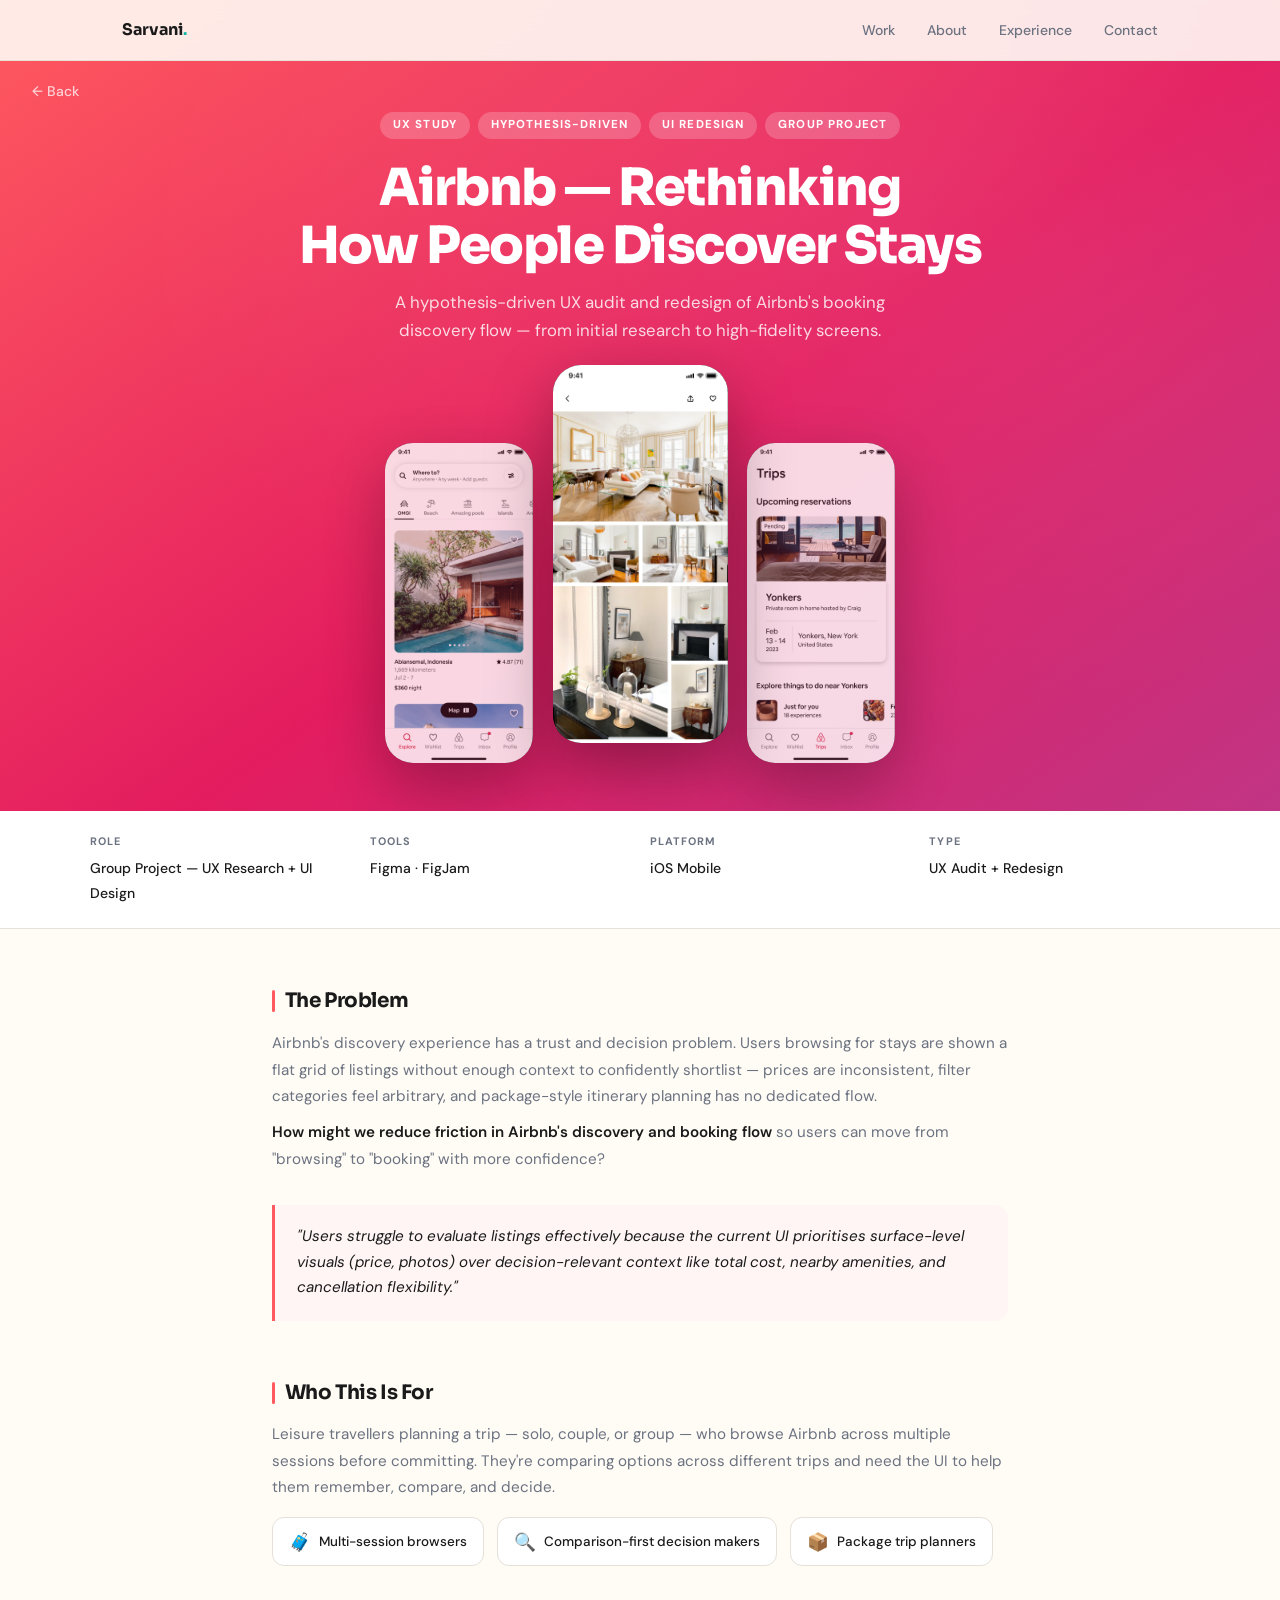
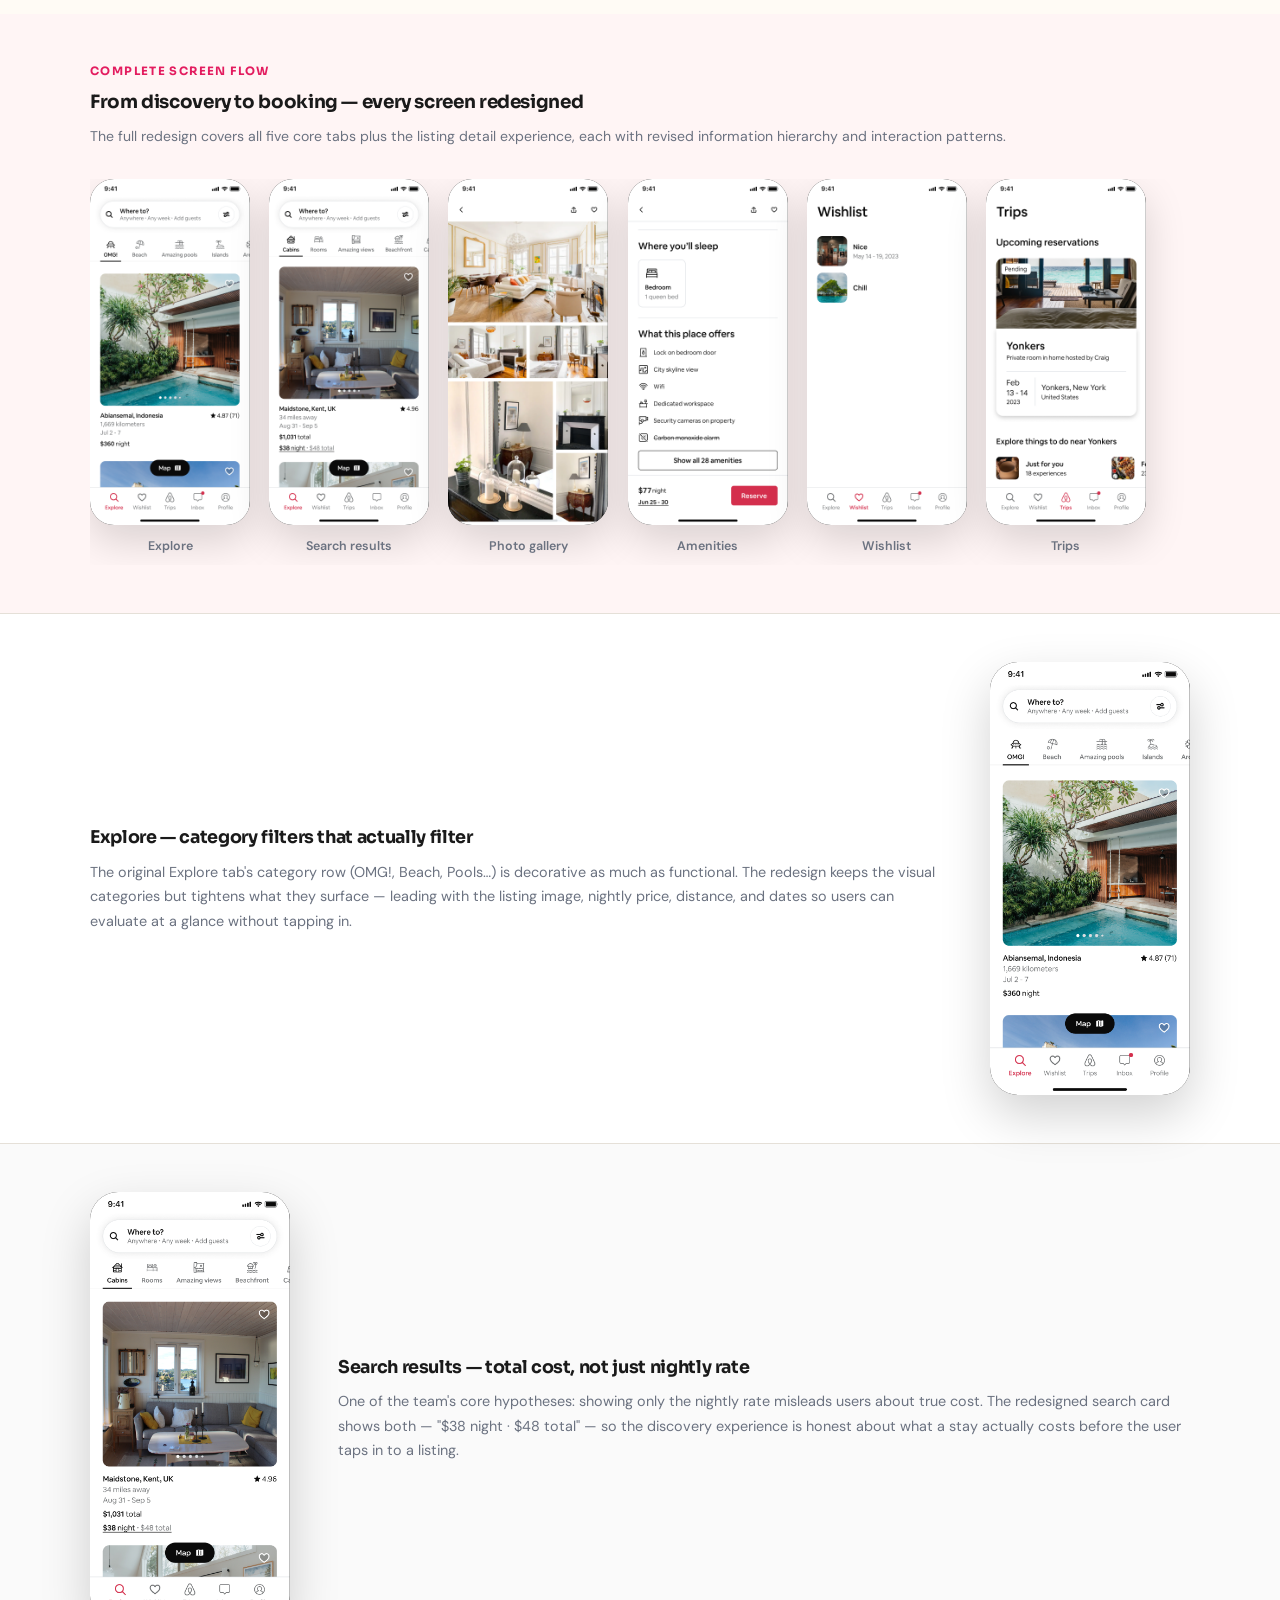
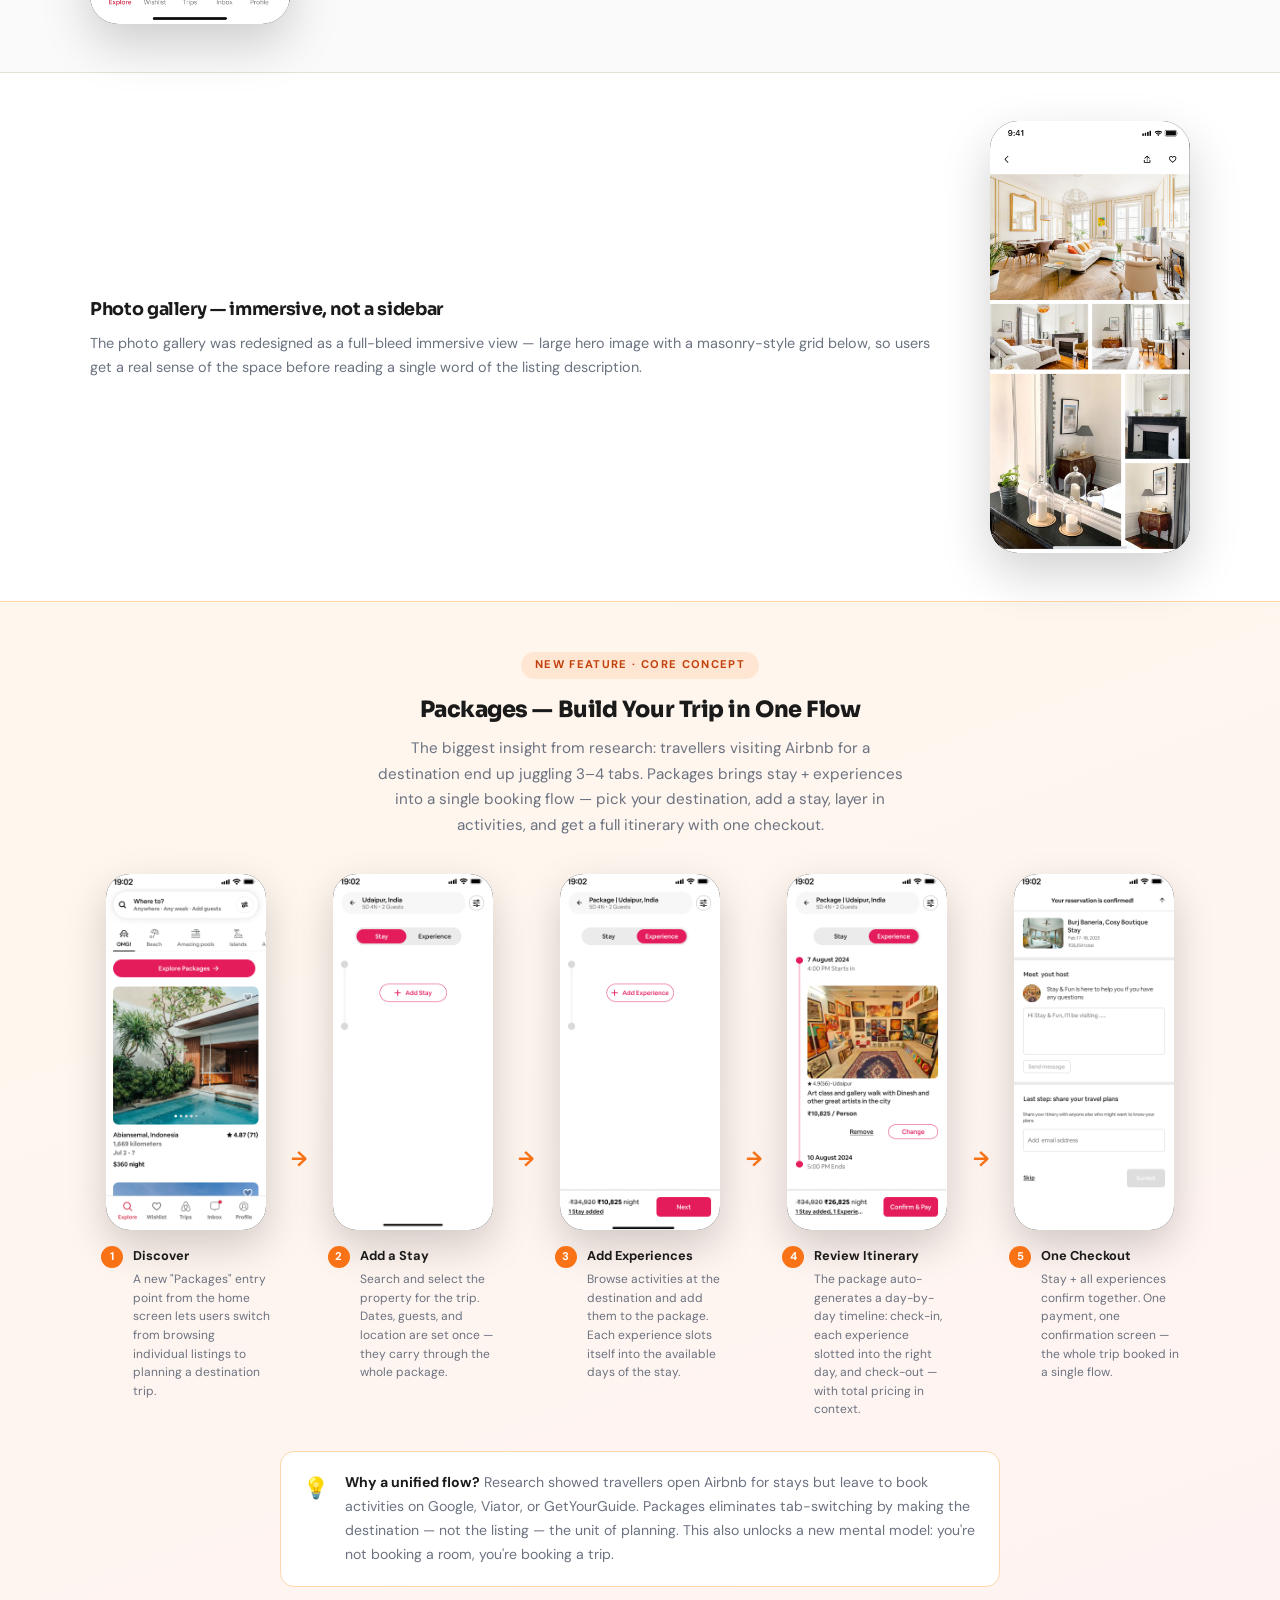
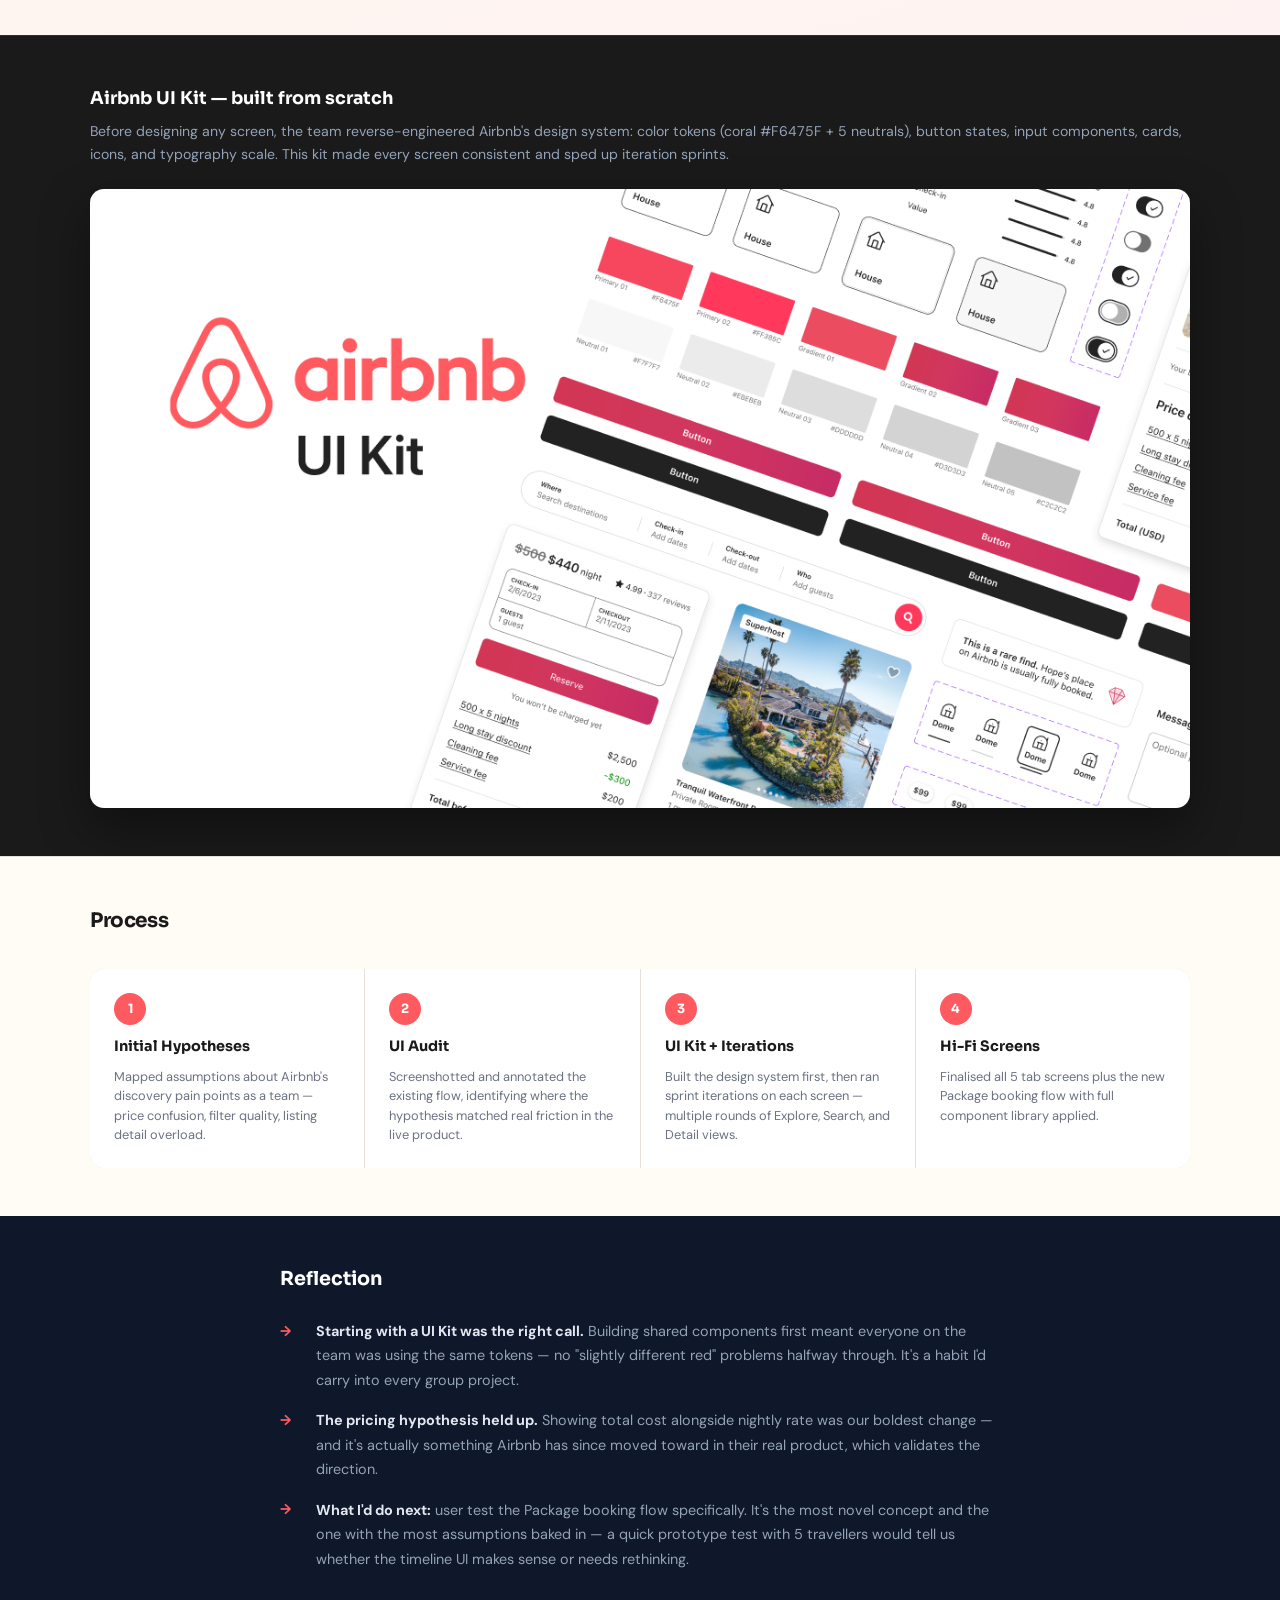
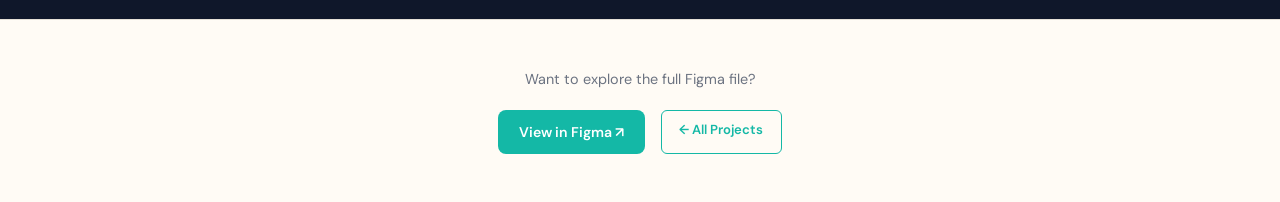
<file: airbnb-case-study.html>
<!DOCTYPE html>
<html lang="en">
<head>
  <meta charset="UTF-8" />
  <meta name="viewport" content="width=device-width, initial-scale=1.0" />
  <title>Airbnb UX Study — Case Study · Sarvani Vulavalapudi</title>
  <meta name="description" content="Case study: A hypothesis-driven UX audit and redesign of Airbnb's booking discovery flow." />
  <link rel="stylesheet" href="style.css" />
  <style>
    .cs-back {
      display: inline-flex; align-items: center; gap: 0.4rem;
      font-size: 0.875rem; font-weight: 500; color: rgba(255,255,255,0.75);
      text-decoration: none; transition: color 0.2s;
      position: absolute; top: 80px; left: 2rem; z-index: 10;
    }
    .cs-back:hover { color: white; }

    /* ── HERO ── */
    .cs-hero {
      min-height: 82vh;
      background: linear-gradient(145deg, #FF5A5F 0%, #E31C5F 55%, #c13584 100%);
      display: flex; flex-direction: column;
      align-items: center; justify-content: center;
      padding: 7rem 2rem 3rem;
      text-align: center;
      position: relative; overflow: hidden;
    }
    .cs-hero::before {
      content: ''; position: absolute; inset: 0;
      background: radial-gradient(ellipse at 70% 30%, rgba(255,255,255,0.08) 0%, transparent 60%);
    }
    .cs-hero-tags { display: flex; gap: 0.5rem; flex-wrap: wrap; justify-content: center; margin-bottom: 1.2rem; position: relative; }
    .cs-tag {
      font-size: 0.72rem; font-weight: 700; letter-spacing: 0.1em; text-transform: uppercase;
      padding: 0.28rem 0.8rem; border-radius: 99px;
      background: rgba(255,255,255,0.2); color: white;
    }
    .cs-hero h1 {
      font-family: 'Sora', sans-serif;
      font-size: clamp(1.8rem, 4.5vw, 3.2rem);
      font-weight: 800; letter-spacing: -0.03em;
      color: white; line-height: 1.15; margin-bottom: 0.8rem;
      position: relative;
    }
    .cs-hero-sub {
      font-size: 1.05rem; color: rgba(255,255,255,0.82);
      max-width: 500px; margin: 0 auto 2.5rem; line-height: 1.65;
      position: relative;
    }
    .cs-hero-phones {
      display: flex; align-items: flex-end; justify-content: center;
      gap: 1.2rem; width: 100%; max-width: 640px; margin: 0 auto;
      position: relative;
    }
    .cs-hero-phone {
      background: #1a1a1a; border-radius: 28px;
      overflow: hidden; box-shadow: 0 24px 64px rgba(0,0,0,0.35);
      flex-shrink: 0;
    }
    .cs-hero-phone.center { width: 175px; transform: translateY(-20px); z-index: 2; }
    .cs-hero-phone.side   { width: 148px; opacity: 0.82; }
    .cs-hero-phone img { width: 100%; display: block; }

    /* ── META BAR ── */
    .cs-meta-bar { background: var(--surface); border-bottom: 1px solid var(--border); padding: 1.4rem 2rem; }
    .cs-meta-inner {
      max-width: var(--max); margin: 0 auto;
      display: grid; grid-template-columns: repeat(auto-fit, minmax(130px, 1fr)); gap: 1.2rem;
    }
    .cs-meta-item label {
      display: block; font-size: 0.68rem; font-weight: 700;
      letter-spacing: 0.1em; text-transform: uppercase; color: var(--text-muted); margin-bottom: 0.25rem;
    }
    .cs-meta-item span { font-size: 0.875rem; font-weight: 500; color: var(--text); }

    /* ── SECTION ── */
    .cs-section { max-width: 800px; margin: 0 auto; padding: 3.5rem 2rem 0; }
    .cs-section h2 {
      font-family: 'Sora', sans-serif; font-size: 1.25rem; font-weight: 700;
      letter-spacing: -0.02em; color: var(--text); margin-bottom: 0.8rem;
      display: flex; align-items: center; gap: 0.6rem;
    }
    .cs-section h2::before {
      content: ''; display: inline-block; width: 3px; height: 1.1em;
      background: #FF5A5F; border-radius: 2px; flex-shrink: 0;
    }
    .cs-section p { color: var(--text-muted); line-height: 1.75; margin-bottom: 0.6rem; font-size: 0.95rem; }
    .cs-section p:last-child { margin-bottom: 0; }
    .cs-section strong { color: var(--text); font-weight: 600; }

    /* ── USER CHIPS ── */
    .cs-chips { display: flex; gap: 0.8rem; flex-wrap: wrap; margin-top: 1rem; }
    .cs-chip {
      display: flex; align-items: center; gap: 0.5rem;
      padding: 0.6rem 1rem; border-radius: 12px;
      border: 1px solid var(--border); background: var(--surface);
      font-size: 0.84rem; color: var(--text); font-weight: 500;
    }
    .cs-chip-icon { font-size: 1.1rem; }

    /* ── HYPOTHESIS CALLOUT ── */
    .cs-hypothesis {
      max-width: 800px; margin: 2rem auto 0;
      padding: 0 2rem;
    }
    .cs-hypothesis-inner {
      background: #fff5f5; border-left: 3px solid #FF5A5F;
      border-radius: 0 var(--radius) var(--radius) 0;
      padding: 1.2rem 1.4rem;
    }
    .cs-hypothesis-inner p {
      font-size: 0.95rem; color: var(--text); line-height: 1.7; margin: 0; font-style: italic;
    }

    /* ── FULL-WIDTH GALLERY ── */
    .cs-gallery-wrap { background: #fff5f5; padding: 3rem 2rem; margin-top: 3rem; }
    .cs-gallery-label {
      max-width: var(--max); margin: 0 auto 0.4rem;
      font-family: 'Sora', sans-serif; font-size: 0.72rem; font-weight: 700;
      letter-spacing: 0.12em; text-transform: uppercase; color: #E31C5F;
    }
    .cs-gallery-title {
      max-width: var(--max); margin: 0 auto 0.5rem;
      font-family: 'Sora', sans-serif; font-size: 1.15rem; font-weight: 700;
      color: var(--text); letter-spacing: -0.02em;
    }
    .cs-gallery-desc {
      max-width: var(--max); margin: 0 auto 2rem;
      font-size: 0.88rem; color: var(--text-muted); line-height: 1.6;
    }
    .cs-gallery {
      max-width: var(--max); margin: 0 auto;
      display: flex; gap: 1.2rem; overflow-x: auto; padding-bottom: 0.5rem;
      scrollbar-width: none;
    }
    .cs-gallery::-webkit-scrollbar { display: none; }
    .cs-gallery-item { flex-shrink: 0; text-align: center; }
    .cs-gallery-phone {
      width: 160px; background: #1a1a1a; border-radius: 24px; overflow: hidden;
      box-shadow: 0 16px 40px rgba(0,0,0,0.15); margin-bottom: 0.75rem;
    }
    .cs-gallery-phone img { width: 100%; display: block; }
    .cs-gallery-caption { font-size: 0.78rem; font-weight: 600; color: var(--text-muted); }

    /* ── FEATURE SECTIONS ── */
    .cs-feature-wrap { background: var(--surface); padding: 3rem 2rem; border-top: 1px solid var(--border); }
    .cs-feature-inner {
      max-width: var(--max); margin: 0 auto;
      display: grid; grid-template-columns: 1fr auto; gap: 3rem; align-items: center;
    }
    .cs-feature-inner.flip { grid-template-columns: auto 1fr; }
    .cs-feature-inner.flip .cs-feature-phone { order: -1; }
    .cs-feature-text h3 {
      font-family: 'Sora', sans-serif; font-size: 1.1rem; font-weight: 700;
      color: var(--text); margin-bottom: 0.5rem; letter-spacing: -0.02em;
    }
    .cs-feature-text p { font-size: 0.9rem; color: var(--text-muted); line-height: 1.7; margin: 0; }
    .cs-feature-phone {
      width: 200px; background: #1a1a1a; border-radius: 28px; overflow: hidden;
      box-shadow: 0 20px 50px rgba(0,0,0,0.18); flex-shrink: 0;
    }
    .cs-feature-phone img { width: 100%; display: block; }

    /* ── AIRBNB PACKAGE FLOW ── */
    .ab-pkg-flow {
      display: grid;
      grid-template-columns: 1fr auto 1fr auto 1fr auto 1fr auto 1fr;
      align-items: start;
      gap: 0.6rem;
      margin-bottom: 2rem;
    }
    .ab-pkg-step { display: flex; flex-direction: column; align-items: center; gap: 1rem; }
    .ab-pkg-phone {
      width: 160px; background: #1a1a1a; border-radius: 24px; overflow: hidden;
      box-shadow: 0 16px 40px rgba(0,0,0,0.18); flex-shrink: 0;
    }
    .ab-pkg-phone img { width: 100%; display: block; }
    .ab-pkg-label {
      display: flex; gap: 0.6rem; align-items: flex-start;
      text-align: left; max-width: 170px;
    }
    .ab-step-num {
      display: flex; align-items: center; justify-content: center;
      width: 22px; height: 22px; border-radius: 50%; flex-shrink: 0;
      background: #f97316; color: #fff; font-size: 0.7rem; font-weight: 700;
    }
    .ab-pkg-label strong { display: block; font-size: 0.8rem; color: var(--text); margin-bottom: 0.25rem; }
    .ab-pkg-label p { font-size: 0.75rem; color: var(--text-muted); line-height: 1.55; margin: 0; }
    .ab-pkg-arrow {
      font-size: 1.3rem; color: #f97316; font-weight: 700;
      align-self: center; padding-top: 1.5rem;
    }
    .ab-pkg-callout {
      display: flex; gap: 1rem; align-items: flex-start;
      background: white; border: 1px solid #fed7aa; border-radius: 14px;
      padding: 1.2rem 1.4rem; max-width: 720px; margin: 0 auto;
    }
    .ab-pkg-callout p { font-size: 0.88rem; color: var(--text-muted); line-height: 1.7; margin: 0; }
    .ab-pkg-callout strong { color: var(--text); }
    @media (max-width: 900px) {
      .ab-pkg-flow {
        grid-template-columns: 1fr 1fr;
        gap: 1.5rem;
      }
      .ab-pkg-arrow { display: none; }
      .ab-pkg-label { max-width: 100%; }
    }
    @media (max-width: 500px) {
      .ab-pkg-flow { grid-template-columns: 1fr; max-width: 240px; margin: 0 auto 2rem; }
      .ab-pkg-phone { width: 200px; }
    }

    /* ── DESIGN SYSTEM BANNER ── */
    .cs-system-wrap { background: #1a1a1a; padding: 3rem 2rem; border-top: 1px solid #2d2d2d; }
    .cs-system-inner { max-width: var(--max); margin: 0 auto; }
    .cs-system-inner h2 {
      font-family: 'Sora', sans-serif; font-size: 1.1rem; font-weight: 700;
      color: white; margin-bottom: 0.5rem;
    }
    .cs-system-inner p { font-size: 0.88rem; color: #94a3b8; margin-bottom: 1.5rem; line-height: 1.6; }
    .cs-system-img {
      width: 100%; border-radius: var(--radius); overflow: hidden;
      box-shadow: 0 20px 50px rgba(0,0,0,0.4);
    }
    .cs-system-img img { width: 100%; display: block; }

    /* ── PROCESS STRIP ── */
    .cs-process-wrap { background: var(--bg); padding: 3rem 2rem; border-top: 1px solid var(--border); }
    .cs-process-inner { max-width: var(--max); margin: 0 auto; }
    .cs-process-inner h2 {
      font-family: 'Sora', sans-serif; font-size: 1.25rem; font-weight: 700;
      color: var(--text); margin-bottom: 2rem; letter-spacing: -0.02em;
    }
    .cs-process-strip {
      display: grid; grid-template-columns: repeat(4, 1fr); gap: 1px;
      background: var(--border); border-radius: var(--radius); overflow: hidden;
    }
    .cs-process-step { background: var(--surface); padding: 1.5rem; display: flex; flex-direction: column; gap: 0.6rem; }
    .cs-process-num {
      width: 2rem; height: 2rem; border-radius: 50%; background: #FF5A5F;
      color: white; font-family: 'Sora', sans-serif; font-size: 0.8rem; font-weight: 700;
      display: flex; align-items: center; justify-content: center;
    }
    .cs-process-step h4 { font-family: 'Sora', sans-serif; font-size: 0.9rem; font-weight: 700; color: var(--text); margin: 0; }
    .cs-process-step p { font-size: 0.8rem; color: var(--text-muted); margin: 0; line-height: 1.5; }

    /* ── REFLECTION ── */
    .cs-reflection-wrap { background: #0f172a; padding: 3rem 2rem; }
    .cs-reflection-inner { max-width: 720px; margin: 0 auto; }
    .cs-reflection-inner h2 {
      font-family: 'Sora', sans-serif; font-size: 1.2rem; font-weight: 700;
      color: white; margin-bottom: 1.5rem;
    }
    .cs-reflection-bullets { display: flex; flex-direction: column; gap: 1rem; }
    .cs-reflection-bullet { display: grid; grid-template-columns: 1.5rem 1fr; gap: 0.75rem; }
    .cs-reflection-bullet::before { content: '→'; color: #FF5A5F; font-weight: 700; font-size: 0.9rem; margin-top: 0.05rem; }
    .cs-reflection-bullet p { font-size: 0.9rem; color: #94a3b8; line-height: 1.7; margin: 0; }
    .cs-reflection-bullet strong { color: #e2e8f0; }

    /* ── CTA ── */
    .cs-cta-wrap { padding: 3rem 2rem; text-align: center; border-top: 1px solid var(--border); }
    .cs-cta-wrap p { color: var(--text-muted); margin-bottom: 1.2rem; font-size: 0.9rem; }
    .cs-cta-btns { display: flex; gap: 1rem; justify-content: center; flex-wrap: wrap; }

    @media (max-width: 640px) {
      .cs-hero-phone.side { display: none; }
      .cs-hero-phone.center { width: 200px; transform: none; }
      .cs-feature-inner, .cs-feature-inner.flip { grid-template-columns: 1fr; text-align: center; }
      .cs-feature-inner.flip .cs-feature-phone { order: 0; margin: 0 auto; }
      .cs-feature-phone { margin: 0 auto; }
      .cs-process-strip { grid-template-columns: 1fr 1fr; }
    }
  </style>
</head>
<body>

  <!-- NAV -->
  <nav>
    <div class="nav-inner">
      <a class="nav-logo" href="index.html">Sarvani<span>.</span></a>
      <ul class="nav-links">
        <li><a href="index.html#projects">Work</a></li>
        <li><a href="index.html#about">About</a></li>
        <li><a href="index.html#experience">Experience</a></li>
        <li><a href="index.html#contact">Contact</a></li>
      </ul>
    </div>
  </nav>

  <a class="cs-back" href="index.html">← Back</a>

  <!-- ── HERO ── -->
  <div class="cs-hero">
    <div class="cs-hero-tags">
      <span class="cs-tag">UX Study</span>
      <span class="cs-tag">Hypothesis-Driven</span>
      <span class="cs-tag">UI Redesign</span>
      <span class="cs-tag">Group Project</span>
    </div>
    <h1>Airbnb — Rethinking<br>How People Discover Stays</h1>
    <p class="cs-hero-sub">A hypothesis-driven UX audit and redesign of Airbnb's booking discovery flow — from initial research to high-fidelity screens.</p>

    <div class="cs-hero-phones">
      <div class="cs-hero-phone side">
        <img src="assets/airbnb-explore.png" alt="Airbnb Explore" />
      </div>
      <div class="cs-hero-phone center">
        <img src="assets/airbnb-gallery.png" alt="Airbnb photo gallery" />
      </div>
      <div class="cs-hero-phone side">
        <img src="assets/airbnb-trips.png" alt="Airbnb Trips" />
      </div>
    </div>
  </div>

  <!-- ── META BAR ── -->
  <div class="cs-meta-bar">
    <div class="cs-meta-inner">
      <div class="cs-meta-item"><label>Role</label><span>Group Project — UX Research + UI Design</span></div>
      <div class="cs-meta-item"><label>Tools</label><span>Figma · FigJam</span></div>
      <div class="cs-meta-item"><label>Platform</label><span>iOS Mobile</span></div>
      <div class="cs-meta-item"><label>Type</label><span>UX Audit + Redesign</span></div>
    </div>
  </div>

  <!-- ── PROBLEM ── -->
  <div class="cs-section">
    <h2>The Problem</h2>
    <p>Airbnb's discovery experience has a trust and decision problem. Users browsing for stays are shown a flat grid of listings without enough context to confidently shortlist — prices are inconsistent, filter categories feel arbitrary, and package-style itinerary planning has no dedicated flow.</p>
    <p><strong>How might we reduce friction in Airbnb's discovery and booking flow</strong> so users can move from "browsing" to "booking" with more confidence?</p>
  </div>

  <!-- HYPOTHESIS CALLOUT -->
  <div class="cs-hypothesis">
    <div class="cs-hypothesis-inner">
      <p>"Users struggle to evaluate listings effectively because the current UI prioritises surface-level visuals (price, photos) over decision-relevant context like total cost, nearby amenities, and cancellation flexibility."</p>
    </div>
  </div>

  <!-- ── USER ── -->
  <div class="cs-section">
    <h2>Who This Is For</h2>
    <p>Leisure travellers planning a trip — solo, couple, or group — who browse Airbnb across multiple sessions before committing. They're comparing options across different trips and need the UI to help them remember, compare, and decide.</p>
    <div class="cs-chips">
      <div class="cs-chip"><span class="cs-chip-icon">🧳</span> Multi-session browsers</div>
      <div class="cs-chip"><span class="cs-chip-icon">🔍</span> Comparison-first decision makers</div>
      <div class="cs-chip"><span class="cs-chip-icon">📦</span> Package trip planners</div>
    </div>
  </div>

  <!-- ── GALLERY: FULL FLOW ── -->
  <div class="cs-gallery-wrap">
    <div class="cs-gallery-label">Complete Screen Flow</div>
    <div class="cs-gallery-title">From discovery to booking — every screen redesigned</div>
    <div class="cs-gallery-desc">The full redesign covers all five core tabs plus the listing detail experience, each with revised information hierarchy and interaction patterns.</div>
    <div class="cs-gallery">
      <div class="cs-gallery-item">
        <div class="cs-gallery-phone"><img src="assets/airbnb-explore.png" alt="Explore" /></div>
        <div class="cs-gallery-caption">Explore</div>
      </div>
      <div class="cs-gallery-item">
        <div class="cs-gallery-phone"><img src="assets/airbnb-search.png" alt="Search" /></div>
        <div class="cs-gallery-caption">Search results</div>
      </div>
      <div class="cs-gallery-item">
        <div class="cs-gallery-phone"><img src="assets/airbnb-gallery.png" alt="Photo gallery" /></div>
        <div class="cs-gallery-caption">Photo gallery</div>
      </div>
      <div class="cs-gallery-item">
        <div class="cs-gallery-phone"><img src="assets/airbnb-amenities.png" alt="Amenities" /></div>
        <div class="cs-gallery-caption">Amenities</div>
      </div>
      <div class="cs-gallery-item">
        <div class="cs-gallery-phone"><img src="assets/airbnb-wishlist.png" alt="Wishlist" /></div>
        <div class="cs-gallery-caption">Wishlist</div>
      </div>
      <div class="cs-gallery-item">
        <div class="cs-gallery-phone"><img src="assets/airbnb-trips.png" alt="Trips" /></div>
        <div class="cs-gallery-caption">Trips</div>
      </div>
    </div>
  </div>

  <!-- ── FEATURE: EXPLORE ── -->
  <div class="cs-feature-wrap">
    <div class="cs-feature-inner">
      <div class="cs-feature-text">
        <h3>Explore — category filters that actually filter</h3>
        <p>The original Explore tab's category row (OMG!, Beach, Pools…) is decorative as much as functional. The redesign keeps the visual categories but tightens what they surface — leading with the listing image, nightly price, distance, and dates so users can evaluate at a glance without tapping in.</p>
      </div>
      <div class="cs-feature-phone">
        <img src="assets/airbnb-explore.png" alt="Explore tab" />
      </div>
    </div>
  </div>

  <!-- ── FEATURE: SEARCH ── -->
  <div class="cs-feature-wrap" style="background: #fafafa;">
    <div class="cs-feature-inner flip">
      <div class="cs-feature-text">
        <h3>Search results — total cost, not just nightly rate</h3>
        <p>One of the team's core hypotheses: showing only the nightly rate misleads users about true cost. The redesigned search card shows both — "$38 night · $48 total" — so the discovery experience is honest about what a stay actually costs before the user taps in to a listing.</p>
      </div>
      <div class="cs-feature-phone">
        <img src="assets/airbnb-search.png" alt="Search results" />
      </div>
    </div>
  </div>

  <!-- ── FEATURE: GALLERY ── -->
  <div class="cs-feature-wrap">
    <div class="cs-feature-inner">
      <div class="cs-feature-text">
        <h3>Photo gallery — immersive, not a sidebar</h3>
        <p>The photo gallery was redesigned as a full-bleed immersive view — large hero image with a masonry-style grid below, so users get a real sense of the space before reading a single word of the listing description.</p>
      </div>
      <div class="cs-feature-phone">
        <img src="assets/airbnb-gallery.png" alt="Photo gallery" />
      </div>
    </div>
  </div>

  <!-- ── FEATURE: PACKAGE BOOKING ── -->
  <div class="cs-feature-wrap" style="background: linear-gradient(160deg, #fff7ed 0%, #fef3f2 100%); border-top: 1px solid #fed7aa;">
    <div style="max-width: var(--max); margin: 0 auto;">

      <!-- Header -->
      <div style="text-align: center; margin-bottom: 2.2rem;">
        <span style="display:inline-block; font-size:0.7rem; font-weight:700; letter-spacing:0.12em; text-transform:uppercase; color:#c2410c; background:rgba(249,115,22,0.12); padding:0.3rem 0.9rem; border-radius:99px; margin-bottom:0.8rem;">New Feature · Core Concept</span>
        <h3 style="font-family:'Sora',sans-serif; font-size:1.4rem; font-weight:800; color:var(--text); margin:0 0 0.5rem; letter-spacing:-0.02em;">Packages — Build Your Trip in One Flow</h3>
        <p style="font-size:0.95rem; color:var(--text-muted); max-width:540px; margin:0 auto; line-height:1.7;">The biggest insight from research: travellers visiting Airbnb for a destination end up juggling 3–4 tabs. Packages brings stay + experiences into a single booking flow — pick your destination, add a stay, layer in activities, and get a full itinerary with one checkout.</p>
      </div>

      <!-- 5-screen flow -->
      <div class="ab-pkg-flow">

        <div class="ab-pkg-step">
          <div class="ab-pkg-phone"><img src="assets/airbnb-pkg-home.png" alt="Home — Packages tab" /></div>
          <div class="ab-pkg-label">
            <span class="ab-step-num">1</span>
            <div><strong>Discover</strong><p>A new "Packages" entry point from the home screen lets users switch from browsing individual listings to planning a destination trip.</p></div>
          </div>
        </div>

        <div class="ab-pkg-arrow">→</div>

        <div class="ab-pkg-step">
          <div class="ab-pkg-phone"><img src="assets/airbnb-pkg-stay.png" alt="Create Package — Select Stay" /></div>
          <div class="ab-pkg-label">
            <span class="ab-step-num">2</span>
            <div><strong>Add a Stay</strong><p>Search and select the property for the trip. Dates, guests, and location are set once — they carry through the whole package.</p></div>
          </div>
        </div>

        <div class="ab-pkg-arrow">→</div>

        <div class="ab-pkg-step">
          <div class="ab-pkg-phone"><img src="assets/airbnb-pkg-experience.png" alt="Create Package — Add Experiences" /></div>
          <div class="ab-pkg-label">
            <span class="ab-step-num">3</span>
            <div><strong>Add Experiences</strong><p>Browse activities at the destination and add them to the package. Each experience slots itself into the available days of the stay.</p></div>
          </div>
        </div>

        <div class="ab-pkg-arrow">→</div>

        <div class="ab-pkg-step">
          <div class="ab-pkg-phone"><img src="assets/airbnb-pkg-itinerary.png" alt="Package Itinerary — full breakdown" /></div>
          <div class="ab-pkg-label">
            <span class="ab-step-num">4</span>
            <div><strong>Review Itinerary</strong><p>The package auto-generates a day-by-day timeline: check-in, each experience slotted into the right day, and check-out — with total pricing in context.</p></div>
          </div>
        </div>

        <div class="ab-pkg-arrow">→</div>

        <div class="ab-pkg-step">
          <div class="ab-pkg-phone"><img src="assets/airbnb-pkg-confirmed.png" alt="Reservation Confirmed" /></div>
          <div class="ab-pkg-label">
            <span class="ab-step-num">5</span>
            <div><strong>One Checkout</strong><p>Stay + all experiences confirm together. One payment, one confirmation screen — the whole trip booked in a single flow.</p></div>
          </div>
        </div>

      </div>

      <!-- Design rationale callout -->
      <div class="ab-pkg-callout">
        <span style="font-size:1.3rem;">💡</span>
        <p><strong>Why a unified flow?</strong> Research showed travellers open Airbnb for stays but leave to book activities on Google, Viator, or GetYourGuide. Packages eliminates tab-switching by making the destination — not the listing — the unit of planning. This also unlocks a new mental model: you're not booking a room, you're booking a trip.</p>
      </div>
    </div>
  </div>

  <!-- ── DESIGN SYSTEM ── -->
  <div class="cs-system-wrap">
    <div class="cs-system-inner">
      <h2>Airbnb UI Kit — built from scratch</h2>
      <p>Before designing any screen, the team reverse-engineered Airbnb's design system: color tokens (coral #F6475F + 5 neutrals), button states, input components, cards, icons, and typography scale. This kit made every screen consistent and sped up iteration sprints.</p>
      <div class="cs-system-img">
        <img src="assets/airbnb-cover.png" alt="Airbnb UI Kit" />
      </div>
    </div>
  </div>

  <!-- ── PROCESS ── -->
  <div class="cs-process-wrap">
    <div class="cs-process-inner">
      <h2>Process</h2>
      <div class="cs-process-strip">
        <div class="cs-process-step">
          <div class="cs-process-num">1</div>
          <h4>Initial Hypotheses</h4>
          <p>Mapped assumptions about Airbnb's discovery pain points as a team — price confusion, filter quality, listing detail overload.</p>
        </div>
        <div class="cs-process-step">
          <div class="cs-process-num">2</div>
          <h4>UI Audit</h4>
          <p>Screenshotted and annotated the existing flow, identifying where the hypothesis matched real friction in the live product.</p>
        </div>
        <div class="cs-process-step">
          <div class="cs-process-num">3</div>
          <h4>UI Kit + Iterations</h4>
          <p>Built the design system first, then ran sprint iterations on each screen — multiple rounds of Explore, Search, and Detail views.</p>
        </div>
        <div class="cs-process-step">
          <div class="cs-process-num">4</div>
          <h4>Hi-Fi Screens</h4>
          <p>Finalised all 5 tab screens plus the new Package booking flow with full component library applied.</p>
        </div>
      </div>
    </div>
  </div>

  <!-- ── REFLECTION ── -->
  <div class="cs-reflection-wrap">
    <div class="cs-reflection-inner">
      <h2>Reflection</h2>
      <div class="cs-reflection-bullets">
        <div class="cs-reflection-bullet">
          <p><strong>Starting with a UI Kit was the right call.</strong> Building shared components first meant everyone on the team was using the same tokens — no "slightly different red" problems halfway through. It's a habit I'd carry into every group project.</p>
        </div>
        <div class="cs-reflection-bullet">
          <p><strong>The pricing hypothesis held up.</strong> Showing total cost alongside nightly rate was our boldest change — and it's actually something Airbnb has since moved toward in their real product, which validates the direction.</p>
        </div>
        <div class="cs-reflection-bullet">
          <p><strong>What I'd do next:</strong> user test the Package booking flow specifically. It's the most novel concept and the one with the most assumptions baked in — a quick prototype test with 5 travellers would tell us whether the timeline UI makes sense or needs rethinking.</p>
        </div>
      </div>
    </div>
  </div>

  <!-- ── CTA ── -->
  <div class="cs-cta-wrap">
    <p>Want to explore the full Figma file?</p>
    <div class="cs-cta-btns">
      <a class="btn btn-primary" href="https://www.figma.com/design/XB6ZlpIq3tsG7qbZxX8kXh/G2193---Airbnb" target="_blank" rel="noopener">View in Figma ↗</a>
      <a class="btn btn-outline" href="index.html#projects">← All Projects</a>
    </div>
  </div>

  <script src="script.js"></script>
</body>
</html>
</file>
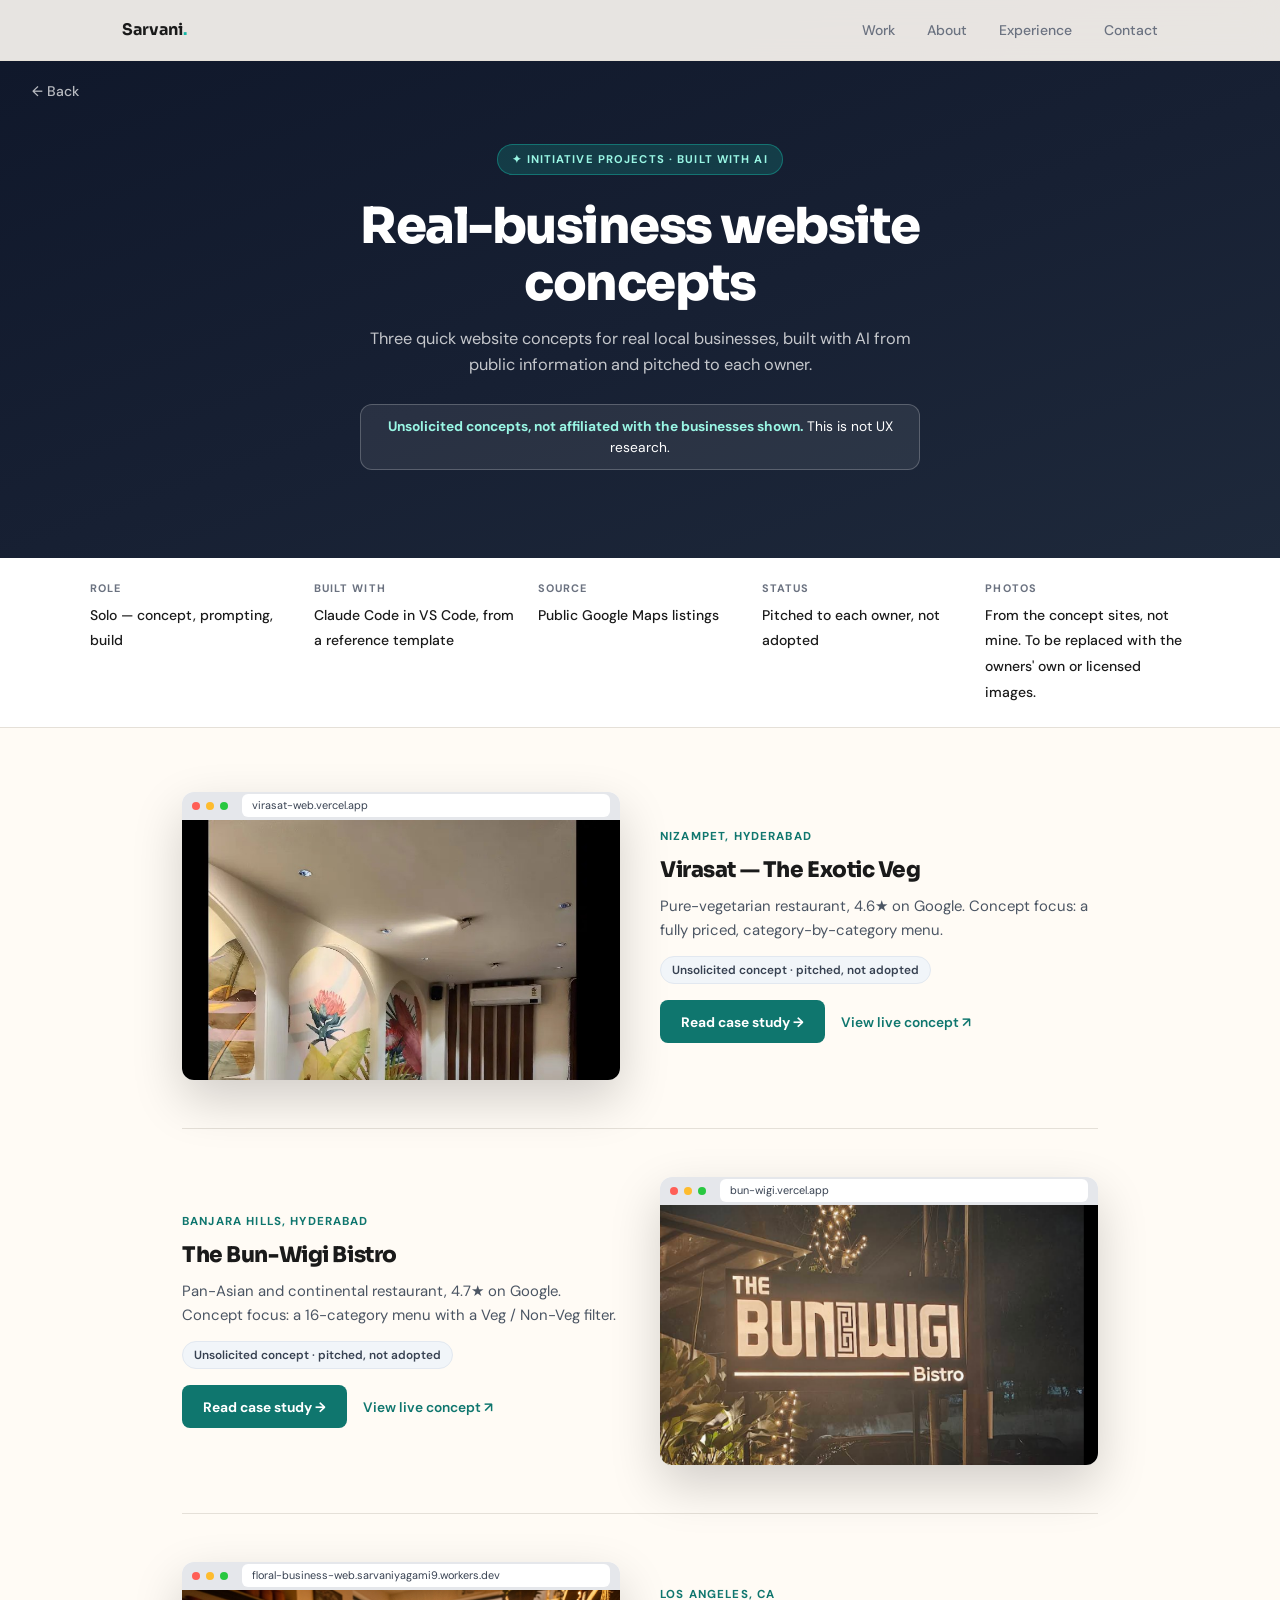
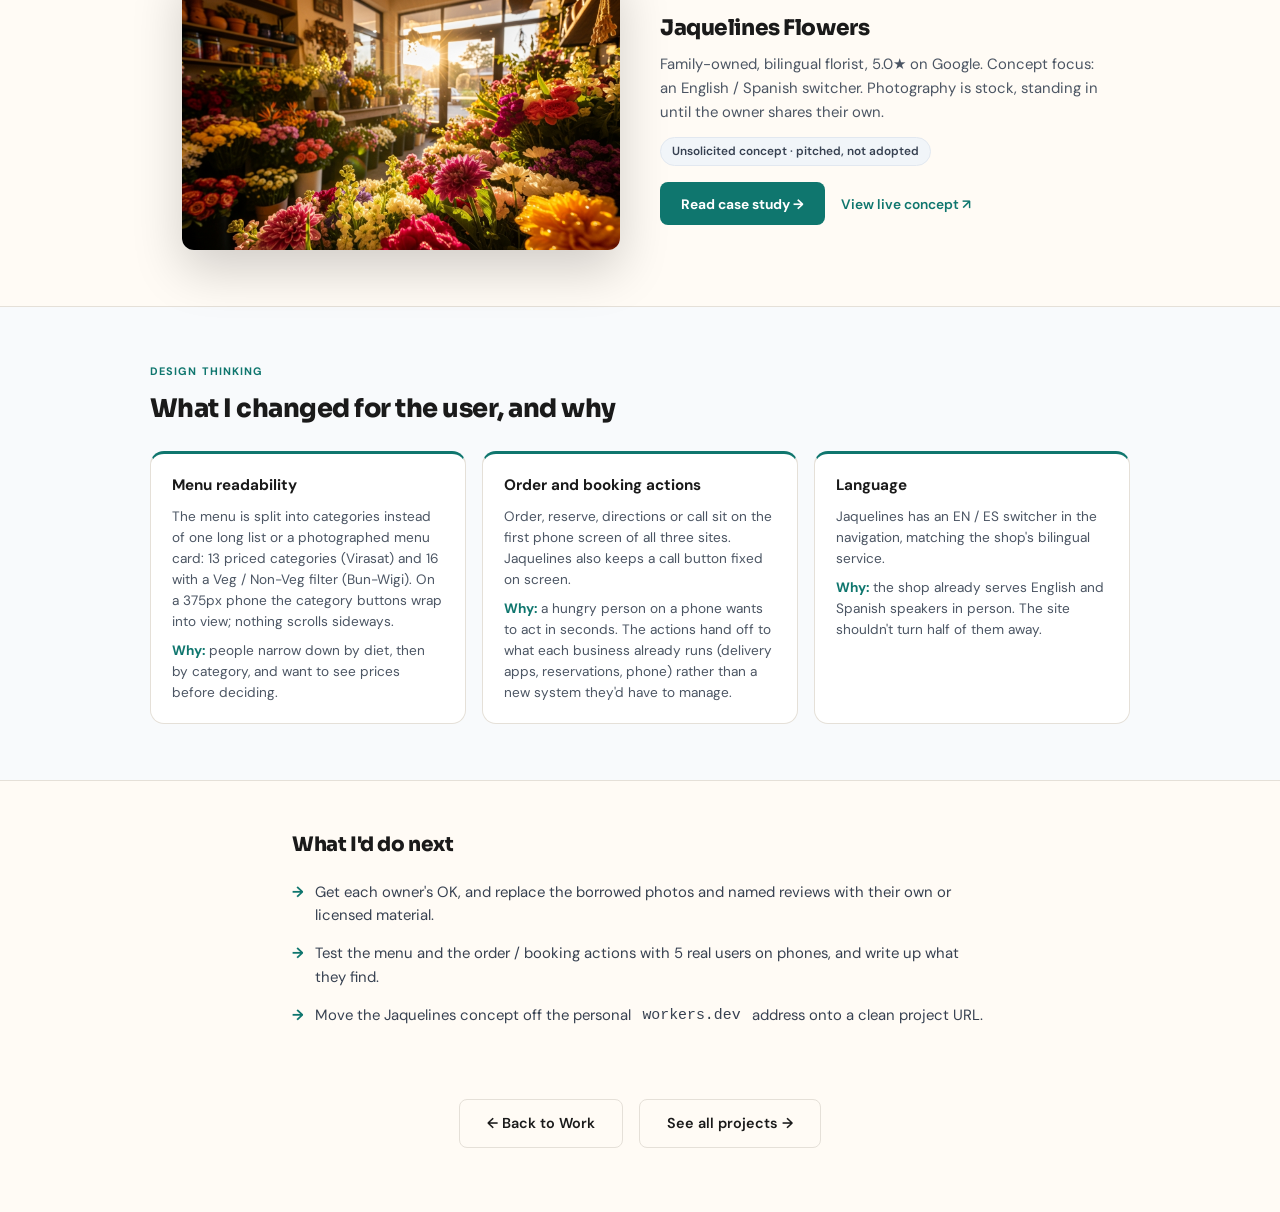
<file: business-websites.html>
<!DOCTYPE html>
<html lang="en">
<head>
  <meta charset="UTF-8" />
  <meta name="viewport" content="width=device-width, initial-scale=1.0" />
  <title>Real-business website concepts — Case Study · Sarvani Vulavalapudi</title>
  <meta name="description" content="Three quick website concepts for real local businesses — two restaurants in Hyderabad and a florist in Los Angeles — built with AI from public information and pitched to each owner. Unsolicited concepts, not affiliated with the businesses." />
  <link rel="stylesheet" href="style.css" />
  <style>
    /* Hub page for the three real-business website concepts. Neutral slate + the portfolio teal;
       each individual case study keeps its own brand palette. */

    .cs-back { display: inline-flex; align-items: center; gap: 0.4rem; font-size: 0.875rem; font-weight: 500; color: rgba(255,255,255,0.7); text-decoration: none; transition: color 0.2s; position: absolute; top: 80px; left: 2rem; z-index: 10; }
    .cs-back:hover { color: #fff; }

    .cs-hero { min-height: 62vh; background: #0f172a linear-gradient(160deg, #0f172a 0%, #172033 55%, #1e293b 100%); display: flex; flex-direction: column; align-items: center; justify-content: center; padding: 7rem 2rem 3.5rem; text-align: center; }
    .cs-hero-tag { display: inline-flex; background: rgba(20,184,166,0.2); border: 1px solid rgba(20,184,166,0.45); color: #99f6e4; font-size: 0.7rem; font-weight: 700; letter-spacing: 0.1em; text-transform: uppercase; padding: 0.35rem 0.9rem; border-radius: 20px; margin-bottom: 1.4rem; }
    .cs-hero h1 { font-family: 'Sora', sans-serif; font-size: clamp(1.9rem, 4.8vw, 3.1rem); font-weight: 800; color: #fff; line-height: 1.15; letter-spacing: -0.03em; margin-bottom: 0.9rem; max-width: 720px; }
    .cs-hero-sub { font-size: clamp(0.92rem, 1.4vw, 1.02rem); color: rgba(255,255,255,0.75); max-width: 560px; line-height: 1.6; margin-bottom: 1.6rem; }
    .cs-disclaimer { display: inline-block; max-width: 560px; background: rgba(255,255,255,0.08); border: 1px solid rgba(255,255,255,0.22); color: #fff; font-size: 0.86rem; line-height: 1.5; padding: 0.7rem 1.1rem; border-radius: 12px; }
    .cs-disclaimer strong { color: #99f6e4; }

    .cs-meta-bar { background: var(--surface); border-bottom: 1px solid var(--border); padding: 1.4rem 2rem; }
    .cs-meta-inner { max-width: var(--max); margin: 0 auto; display: grid; grid-template-columns: repeat(auto-fit, minmax(150px, 1fr)); gap: 1.2rem; }
    .cs-meta-item label { display: block; font-size: 0.68rem; font-weight: 700; letter-spacing: 0.1em; text-transform: uppercase; color: var(--text-muted); margin-bottom: 0.25rem; }
    .cs-meta-item span { font-size: 0.875rem; font-weight: 500; color: var(--text); }

    .sites { max-width: 980px; margin: 0 auto; padding: 1rem 2rem 0.5rem; }
    .site-row { display: grid; grid-template-columns: 1fr 1fr; gap: 2.5rem; align-items: center; padding: 3rem 0; border-bottom: 1px solid var(--border); }
    .site-row:last-child { border-bottom: none; }
    .site-row.flip .site-visual { order: 2; }
    .site-browser { border-radius: 12px; overflow: hidden; background: #fff; box-shadow: 0 20px 50px rgba(0,0,0,0.18); }
    .site-browser-bar { height: 28px; background: #e5e7eb; display: flex; align-items: center; gap: 6px; padding: 0 10px; }
    .site-dot { width: 8px; height: 8px; border-radius: 50%; }
    .site-url { margin-left: 8px; font-size: 0.68rem; color: #374151; background: #fff; border-radius: 6px; padding: 3px 10px; flex: 1; }
    .site-browser img { width: 100%; height: 260px; object-fit: cover; object-position: top; display: block; }
    .site-place { font-size: 0.72rem; font-weight: 700; letter-spacing: 0.1em; text-transform: uppercase; color: #0f766e; margin-bottom: 0.4rem; }
    .site-text h2 { font-family: 'Sora', sans-serif; font-size: 1.35rem; font-weight: 800; letter-spacing: -0.02em; color: var(--text); margin-bottom: 0.5rem; }
    .site-text p { color: #4b5563; font-size: 0.93rem; line-height: 1.6; margin-bottom: 0.4rem; }
    .site-status { display: inline-block; font-size: 0.74rem; font-weight: 600; color: #374151; background: #f1f5f9; border: 1px solid #e2e8f0; border-radius: 99px; padding: 0.25rem 0.7rem; margin: 0.4rem 0 1rem; }
    .site-links { display: flex; gap: 1rem; flex-wrap: wrap; align-items: center; }
    .site-btn { background: #0f766e; color: #fff; padding: 0.65rem 1.3rem; border-radius: 8px; text-decoration: none; font-weight: 700; font-size: 0.86rem; transition: background 0.2s; }
    .site-btn:hover { background: #115e59; }
    .site-link { color: #0f766e; font-weight: 600; font-size: 0.86rem; text-decoration: none; }
    .site-link:hover { text-decoration: underline; }

    .think { background: #f8fafc; border-top: 1px solid var(--border); border-bottom: 1px solid var(--border); padding: 3.5rem 2rem; }
    .think-inner { max-width: 980px; margin: 0 auto; }
    .think-label { font-size: 0.68rem; font-weight: 700; letter-spacing: 0.1em; text-transform: uppercase; color: #0f766e; display: block; margin-bottom: 0.5rem; }
    .think h2 { font-family: 'Sora', sans-serif; font-size: clamp(1.25rem, 2.6vw, 1.6rem); font-weight: 800; color: var(--text); letter-spacing: -0.02em; margin-bottom: 1.4rem; }
    .think-grid { display: grid; grid-template-columns: repeat(3, 1fr); gap: 1rem; }
    .think-card { background: #fff; border: 1px solid var(--border); border-top: 3px solid #0f766e; border-radius: 14px; padding: 1.2rem 1.3rem; }
    .think-card h3 { font-size: 0.95rem; font-weight: 700; color: var(--text); margin-bottom: 0.5rem; }
    .think-card p { font-size: 0.85rem; color: #4b5563; line-height: 1.55; margin-bottom: 0.5rem; }
    .think-card p:last-child { margin-bottom: 0; }
    .think-why { color: var(--text); }
    .think-why strong { color: #0f766e; }

    .next { max-width: 760px; margin: 0 auto; padding: 3rem 2rem 1rem; }
    .next h2 { font-family: 'Sora', sans-serif; font-size: 1.25rem; font-weight: 800; letter-spacing: -0.02em; color: var(--text); margin-bottom: 0.8rem; }
    .next ul { list-style: none; padding: 0; margin: 0; }
    .next li { display: flex; gap: 0.7rem; color: #374151; font-size: 0.93rem; line-height: 1.6; padding: 0.45rem 0; }
    .next li::before { content: '→'; color: #0f766e; font-weight: 700; flex-shrink: 0; }

    .cs-cta { padding: 3rem 2rem 4rem; text-align: center; }
    .cs-cta-btns { display: flex; gap: 1rem; justify-content: center; flex-wrap: wrap; }
    .cs-btn-secondary { background: transparent; color: var(--text); border: 1.5px solid var(--border); padding: 0.75rem 1.7rem; border-radius: 8px; text-decoration: none; font-weight: 600; font-size: 0.9rem; transition: border-color 0.2s, color 0.2s; }
    .cs-btn-secondary:hover { border-color: #0f766e; color: #0f766e; }

    @media (max-width: 780px) {
      .site-row { grid-template-columns: 1fr; gap: 1.4rem; padding: 2.2rem 0; }
      .site-row.flip .site-visual { order: 0; }
      .think-grid { grid-template-columns: 1fr; }
    }
  </style>
</head>
<body>

  <nav>
    <div class="nav-inner">
      <a class="nav-logo" href="index.html">Sarvani<span>.</span></a>
      <ul class="nav-links">
        <li><a href="index.html#projects">Work</a></li>
        <li><a href="index.html#about">About</a></li>
        <li><a href="index.html#experience">Experience</a></li>
        <li><a href="index.html#contact">Contact</a></li>
      </ul>
    </div>
  </nav>

  <a class="cs-back" href="index.html">← Back</a>

  <!-- HERO -->
  <section class="cs-hero">
    <span class="cs-hero-tag">✦ Initiative projects · Built with AI</span>
    <h1>Real-business website concepts</h1>
    <p class="cs-hero-sub">Three quick website concepts for real local businesses, built with AI from public information and pitched to each owner.</p>
    <p class="cs-disclaimer"><strong>Unsolicited concepts, not affiliated with the businesses shown.</strong> This is not UX research.</p>
  </section>

  <!-- META BAR -->
  <div class="cs-meta-bar">
    <div class="cs-meta-inner">
      <div class="cs-meta-item"><label>Role</label><span>Solo — concept, prompting, build</span></div>
      <div class="cs-meta-item"><label>Built with</label><span>Claude Code in VS Code, from a reference template</span></div>
      <div class="cs-meta-item"><label>Source</label><span>Public Google Maps listings</span></div>
      <div class="cs-meta-item"><label>Status</label><span>Pitched to each owner, not adopted</span></div>
      <div class="cs-meta-item"><label>Photos</label><span>From the concept sites, not mine. To be replaced with the owners' own or licensed images.</span></div>
    </div>
  </div>

  <!-- THE THREE CONCEPTS -->
  <section class="sites">

    <div class="site-row">
      <div class="site-visual">
        <div class="site-browser">
          <div class="site-browser-bar"><span class="site-dot" style="background:#ff5f57;"></span><span class="site-dot" style="background:#febc2e;"></span><span class="site-dot" style="background:#28c840;"></span><span class="site-url">virasat-web.vercel.app</span></div>
          <img src="assets/virasat-hero.jpg" alt="Virasat website concept, hero screen" />
        </div>
      </div>
      <div class="site-text">
        <div class="site-place">Nizampet, Hyderabad</div>
        <h2>Virasat — The Exotic Veg</h2>
        <p>Pure-vegetarian restaurant, 4.6★ on Google. Concept focus: a fully priced, category-by-category menu.</p>
        <span class="site-status">Unsolicited concept · pitched, not adopted</span>
        <div class="site-links">
          <a class="site-btn" href="virasat-case-study.html">Read case study →</a>
          <a class="site-link" href="https://virasat-web.vercel.app/" target="_blank" rel="noopener">View live concept ↗</a>
        </div>
      </div>
    </div>

    <div class="site-row flip">
      <div class="site-visual">
        <div class="site-browser">
          <div class="site-browser-bar"><span class="site-dot" style="background:#ff5f57;"></span><span class="site-dot" style="background:#febc2e;"></span><span class="site-dot" style="background:#28c840;"></span><span class="site-url">bun-wigi.vercel.app</span></div>
          <img src="assets/bunwigi-hero-signage.png" alt="Bun-Wigi Bistro website concept, hero screen" />
        </div>
      </div>
      <div class="site-text">
        <div class="site-place">Banjara Hills, Hyderabad</div>
        <h2>The Bun-Wigi Bistro</h2>
        <p>Pan-Asian and continental restaurant, 4.7★ on Google. Concept focus: a 16-category menu with a Veg / Non-Veg filter.</p>
        <span class="site-status">Unsolicited concept · pitched, not adopted</span>
        <div class="site-links">
          <a class="site-btn" href="bunwigi-case-study.html">Read case study →</a>
          <a class="site-link" href="https://bun-wigi.vercel.app/" target="_blank" rel="noopener">View live concept ↗</a>
        </div>
      </div>
    </div>

    <div class="site-row">
      <div class="site-visual">
        <div class="site-browser">
          <div class="site-browser-bar"><span class="site-dot" style="background:#ff5f57;"></span><span class="site-dot" style="background:#febc2e;"></span><span class="site-dot" style="background:#28c840;"></span><span class="site-url">floral-business-web.sarvaniyagami9.workers.dev</span></div>
          <img src="assets/jaqueline-hero.png" alt="Jaquelines Flowers website concept, hero screen" />
        </div>
      </div>
      <div class="site-text">
        <div class="site-place">Los Angeles, CA</div>
        <h2>Jaquelines Flowers</h2>
        <p>Family-owned, bilingual florist, 5.0★ on Google. Concept focus: an English / Spanish switcher. Photography is stock, standing in until the owner shares their own.</p>
        <span class="site-status">Unsolicited concept · pitched, not adopted</span>
        <div class="site-links">
          <a class="site-btn" href="jaqueline-case-study.html">Read case study →</a>
          <a class="site-link" href="https://floral-business-web.sarvaniyagami9.workers.dev/" target="_blank" rel="noopener">View live concept ↗</a>
        </div>
      </div>
    </div>

  </section>

  <!-- DESIGN THINKING -->
  <section class="think">
    <div class="think-inner">
      <span class="think-label">Design thinking</span>
      <h2>What I changed for the user, and why</h2>
      <div class="think-grid">
        <div class="think-card">
          <h3>Menu readability</h3>
          <p>The menu is split into categories instead of one long list or a photographed menu card: 13 priced categories (Virasat) and 16 with a Veg / Non-Veg filter (Bun-Wigi). On a 375px phone the category buttons wrap into view; nothing scrolls sideways.</p>
          <p class="think-why"><strong>Why:</strong> people narrow down by diet, then by category, and want to see prices before deciding.</p>
        </div>
        <div class="think-card">
          <h3>Order and booking actions</h3>
          <p>Order, reserve, directions or call sit on the first phone screen of all three sites. Jaquelines also keeps a call button fixed on screen.</p>
          <p class="think-why"><strong>Why:</strong> a hungry person on a phone wants to act in seconds. The actions hand off to what each business already runs (delivery apps, reservations, phone) rather than a new system they'd have to manage.</p>
        </div>
        <div class="think-card">
          <h3>Language</h3>
          <p>Jaquelines has an EN / ES switcher in the navigation, matching the shop's bilingual service.</p>
          <p class="think-why"><strong>Why:</strong> the shop already serves English and Spanish speakers in person. The site shouldn't turn half of them away.</p>
        </div>
      </div>
    </div>
  </section>

  <!-- WHAT'S NEXT -->
  <section class="next">
    <h2>What I'd do next</h2>
    <ul>
      <li>Get each owner's OK, and replace the borrowed photos and named reviews with their own or licensed material.</li>
      <li>Test the menu and the order / booking actions with 5 real users on phones, and write up what they find.</li>
      <li>Move the Jaquelines concept off the personal <code>workers.dev</code> address onto a clean project URL.</li>
    </ul>
  </section>

  <div class="cs-cta">
    <div class="cs-cta-btns">
      <a class="cs-btn-secondary" href="index.html#projects">← Back to Work</a>
      <a class="cs-btn-secondary" href="work.html">See all projects →</a>
    </div>
  </div>

  <script src="script.js"></script>
</body>
</html>
</file>
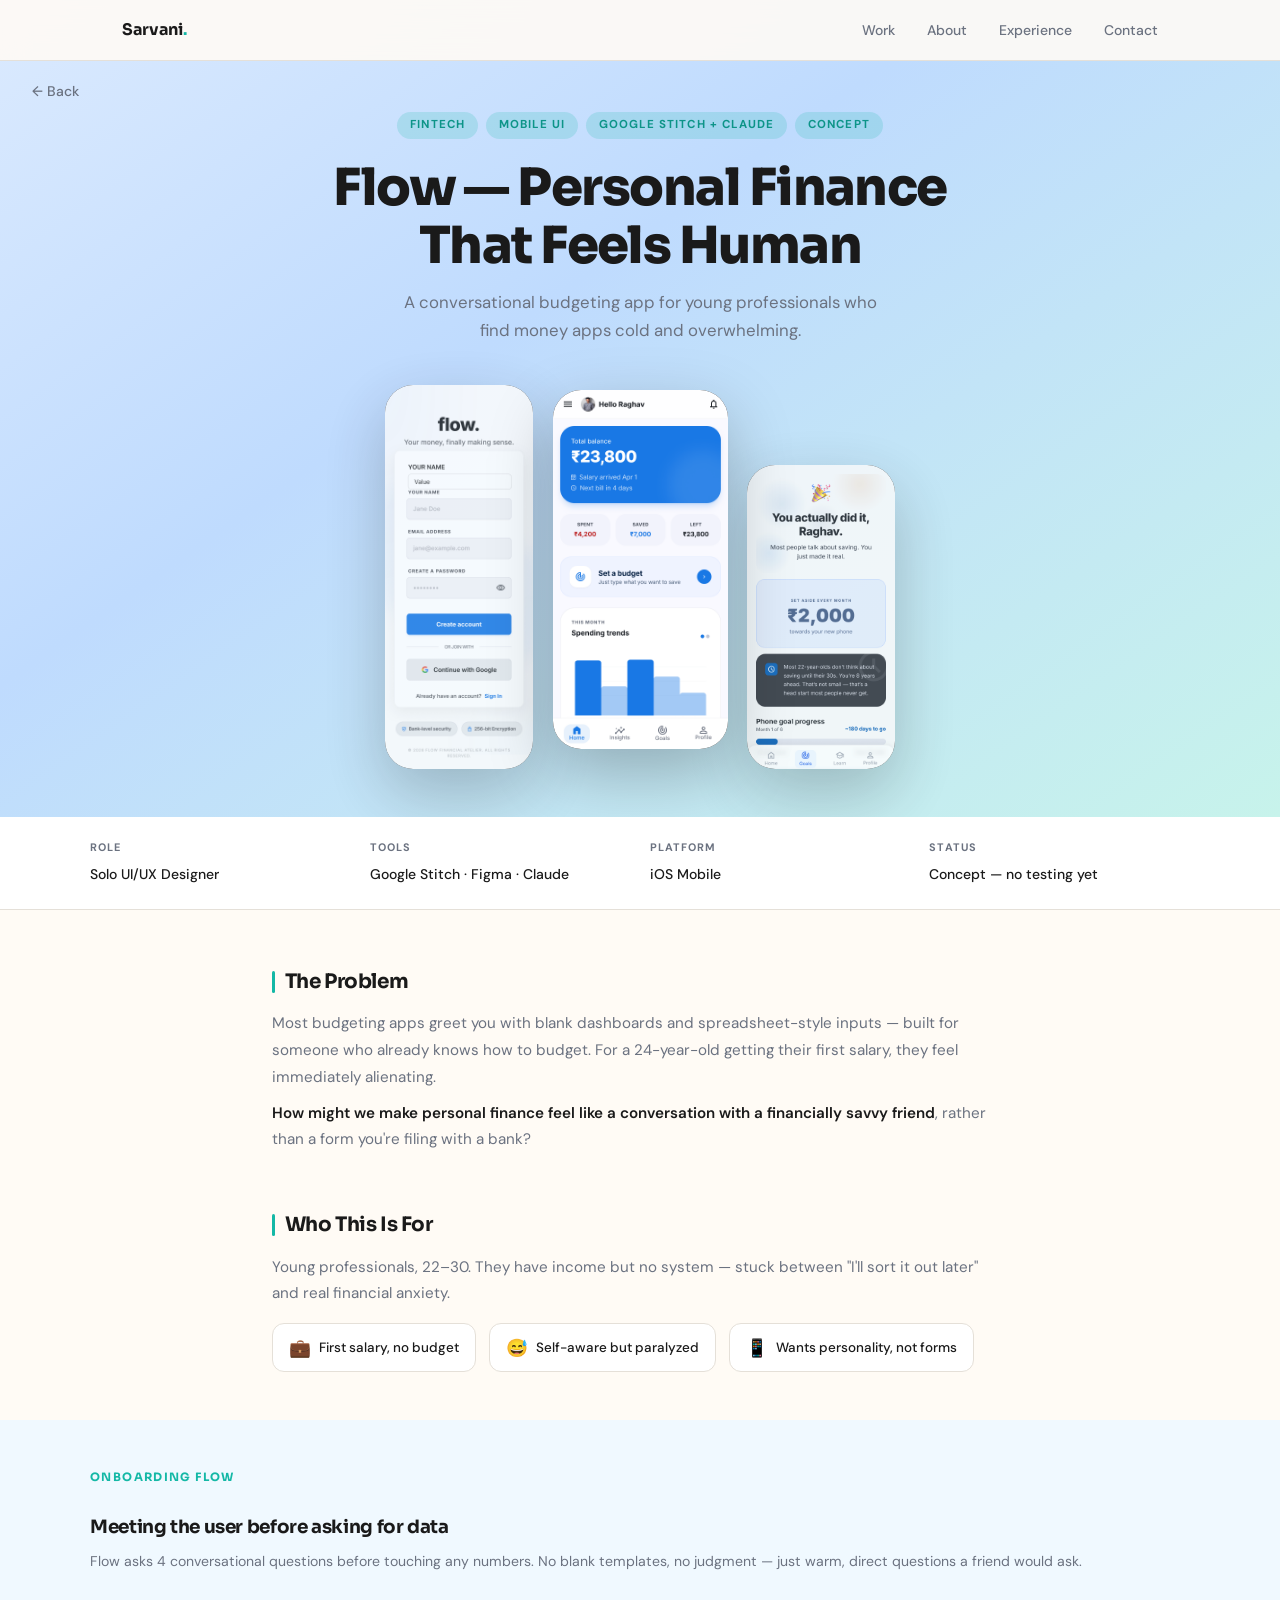
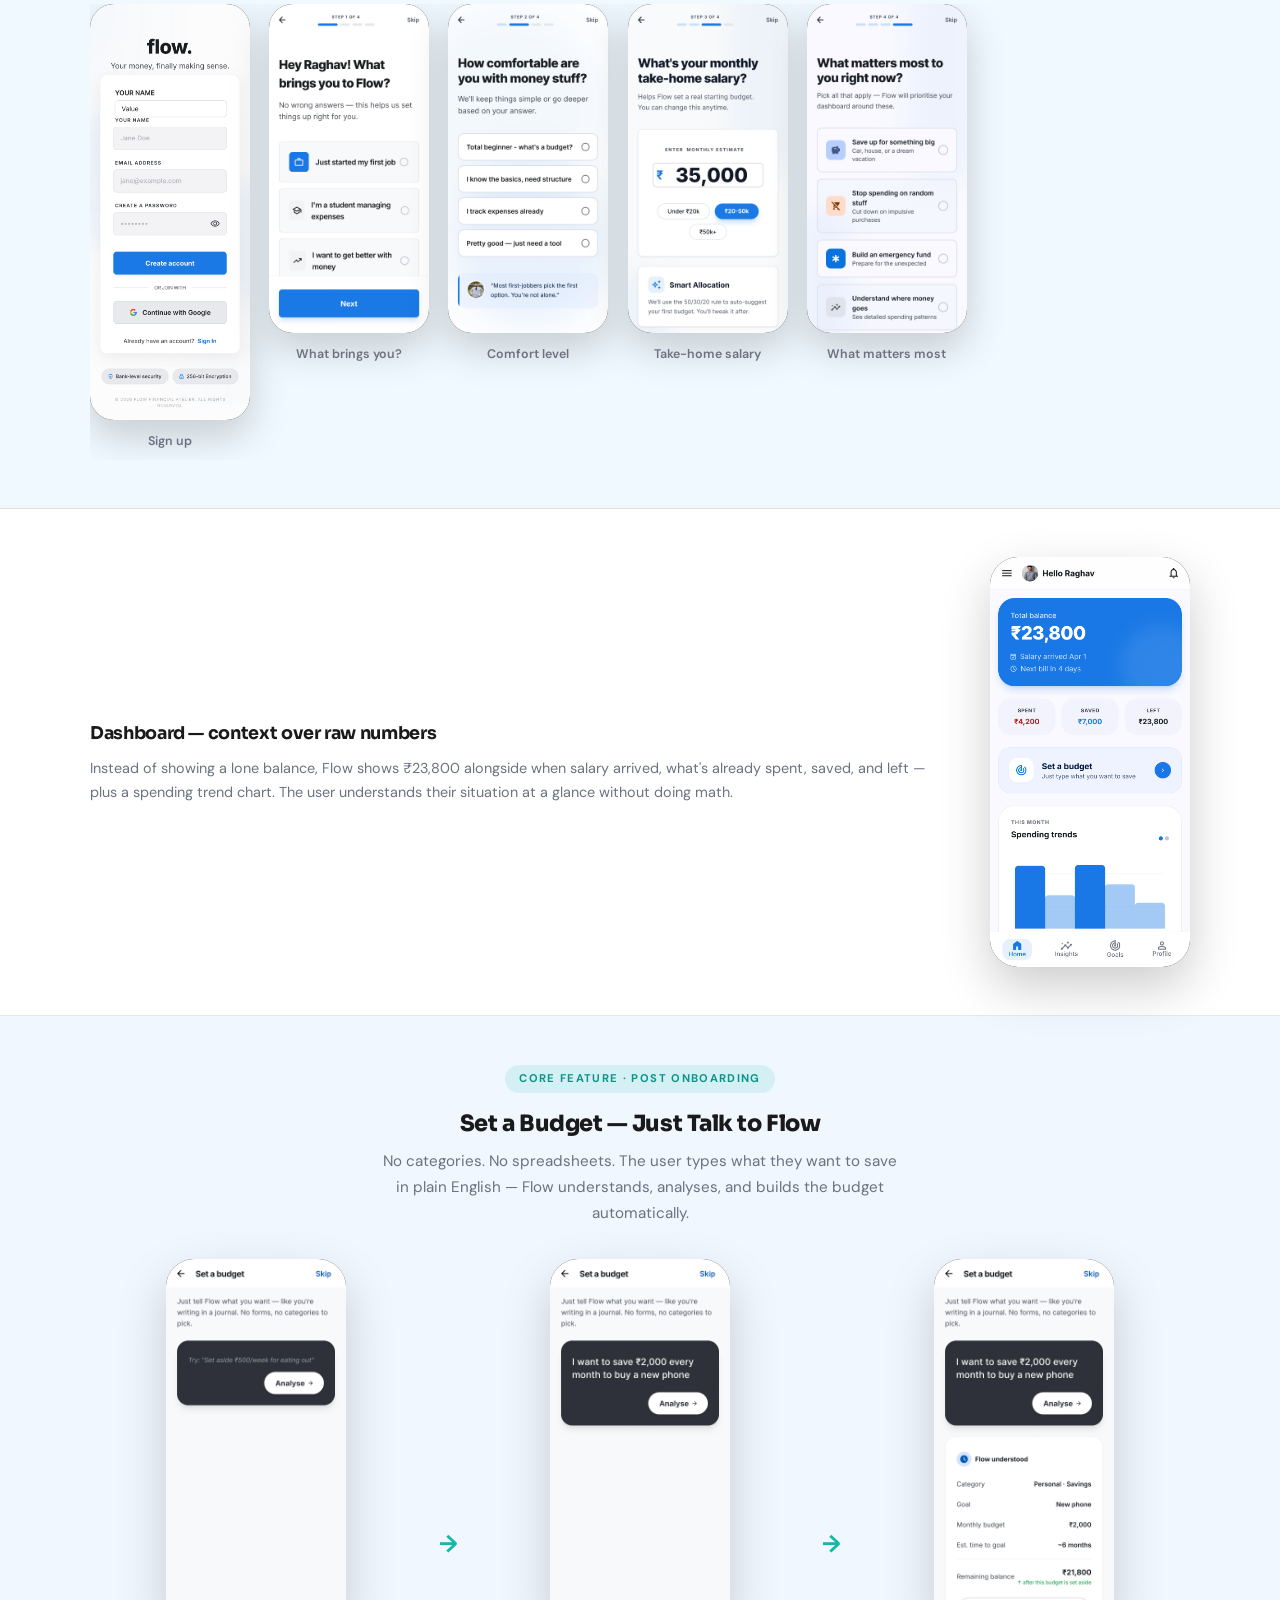
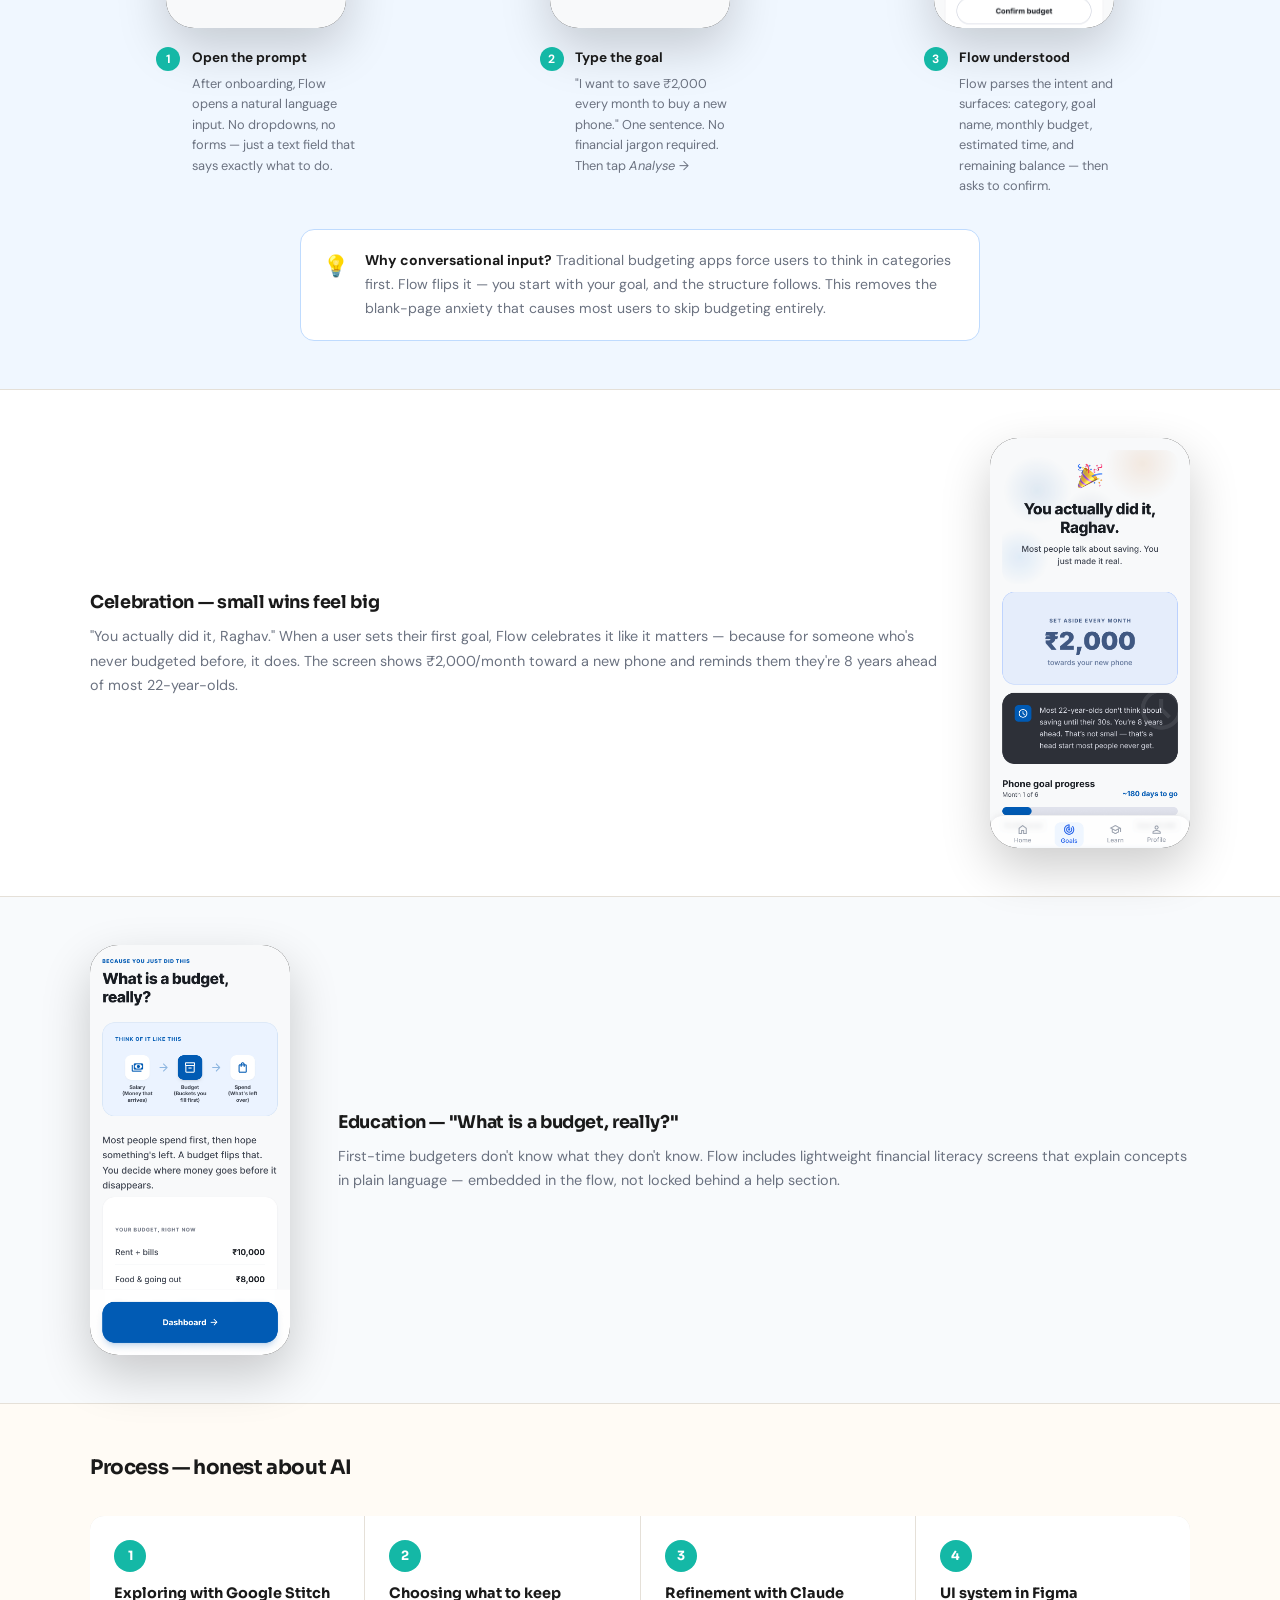
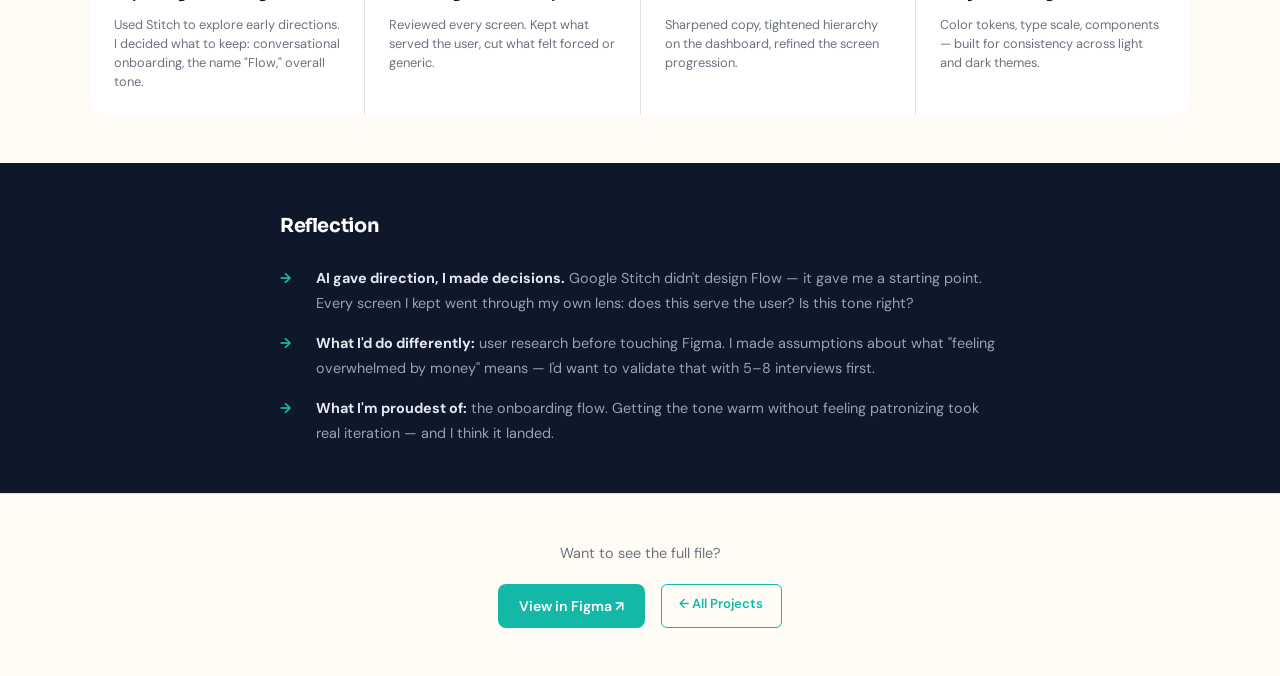
<file: flow-case-study.html>
<!DOCTYPE html>
<html lang="en">
<head>
  <meta charset="UTF-8" />
  <meta name="viewport" content="width=device-width, initial-scale=1.0" />
  <title>Flow — Fintech Case Study · Sarvani Vulavalapudi</title>
  <meta name="description" content="Case study: Flow, a conversational personal finance app for young professionals." />
  <link rel="stylesheet" href="style.css" />
  <style>
    /* ── CASE STUDY BASE ── */
    .cs-back {
      display: inline-flex; align-items: center; gap: 0.4rem;
      font-size: 0.875rem; font-weight: 500; color: var(--text-muted);
      text-decoration: none; transition: color 0.2s;
      position: absolute; top: 80px; left: 2rem; z-index: 10;
    }
    .cs-back:hover { color: var(--accent); }

    /* ── HERO ── */
    .cs-hero {
      min-height: 82vh;
      background: linear-gradient(145deg, #dbeafe 0%, #bfdbfe 40%, #c7f3eb 100%);
      display: flex; flex-direction: column;
      align-items: center; justify-content: center;
      padding: 7rem 2rem 3rem;
      text-align: center;
      position: relative;
      overflow: hidden;
    }
    .cs-hero-tags { display: flex; gap: 0.5rem; flex-wrap: wrap; justify-content: center; margin-bottom: 1.2rem; }
    .cs-tag {
      font-size: 0.72rem; font-weight: 700; letter-spacing: 0.1em; text-transform: uppercase;
      padding: 0.28rem 0.8rem; border-radius: 99px;
      background: rgba(20,184,166,0.18); color: var(--accent-dark);
    }
    .cs-hero h1 {
      font-family: 'Sora', sans-serif;
      font-size: clamp(1.8rem, 4.5vw, 3.2rem);
      font-weight: 800; letter-spacing: -0.03em;
      color: var(--text); line-height: 1.15; margin-bottom: 0.8rem;
    }
    .cs-hero-sub {
      font-size: 1.05rem; color: var(--text-muted);
      max-width: 500px; margin: 0 auto 2.5rem; line-height: 1.65;
    }

    /* 3 floating phones in hero */
    .cs-hero-phones {
      display: flex; align-items: flex-end; justify-content: center;
      gap: 1.2rem; width: 100%; max-width: 640px; margin: 0 auto;
    }
    .cs-hero-phone {
      background: #1a1a1a; border-radius: 28px;
      overflow: hidden; box-shadow: 0 24px 64px rgba(0,0,0,0.25);
      flex-shrink: 0;
    }
    .cs-hero-phone.center { width: 175px; transform: translateY(-20px); z-index: 2; }
    .cs-hero-phone.side   { width: 148px; opacity: 0.85; }
    .cs-hero-phone img { width: 100%; display: block; }

    /* ── META BAR ── */
    .cs-meta-bar {
      background: var(--surface); border-bottom: 1px solid var(--border); padding: 1.4rem 2rem;
    }
    .cs-meta-inner {
      max-width: var(--max); margin: 0 auto;
      display: grid; grid-template-columns: repeat(auto-fit, minmax(130px, 1fr)); gap: 1.2rem;
    }
    .cs-meta-item label {
      display: block; font-size: 0.68rem; font-weight: 700;
      letter-spacing: 0.1em; text-transform: uppercase; color: var(--text-muted); margin-bottom: 0.25rem;
    }
    .cs-meta-item span { font-size: 0.875rem; font-weight: 500; color: var(--text); }

    /* ── SECTION WRAPPER ── */
    .cs-section {
      max-width: 800px; margin: 0 auto; padding: 3.5rem 2rem 0;
    }
    .cs-section h2 {
      font-family: 'Sora', sans-serif; font-size: 1.25rem; font-weight: 700;
      letter-spacing: -0.02em; color: var(--text); margin-bottom: 0.8rem;
      display: flex; align-items: center; gap: 0.6rem;
    }
    .cs-section h2::before {
      content: ''; display: inline-block; width: 3px; height: 1.1em;
      background: var(--accent); border-radius: 2px; flex-shrink: 0;
    }
    .cs-section p { color: var(--text-muted); line-height: 1.75; margin-bottom: 0.6rem; font-size: 0.95rem; }
    .cs-section p:last-child { margin-bottom: 0; }
    .cs-section strong { color: var(--text); font-weight: 600; }

    /* ── USER CHIPS ── */
    .cs-chips { display: flex; gap: 0.8rem; flex-wrap: wrap; margin-top: 1rem; }
    .cs-chip {
      display: flex; align-items: center; gap: 0.5rem;
      padding: 0.6rem 1rem; border-radius: 12px;
      border: 1px solid var(--border); background: var(--surface);
      font-size: 0.84rem; color: var(--text); font-weight: 500;
    }
    .cs-chip-icon { font-size: 1.1rem; }

    /* ── FULL-WIDTH GALLERY ── */
    .cs-gallery-wrap {
      background: #f0f9ff;
      padding: 3rem 2rem;
      margin-top: 3rem;
    }
    .cs-gallery-label {
      max-width: var(--max); margin: 0 auto 1.6rem;
      font-family: 'Sora', sans-serif; font-size: 0.72rem; font-weight: 700;
      letter-spacing: 0.12em; text-transform: uppercase; color: var(--accent);
    }
    .cs-gallery-title {
      max-width: var(--max); margin: 0 auto 0.5rem;
      font-family: 'Sora', sans-serif; font-size: 1.15rem; font-weight: 700;
      color: var(--text); letter-spacing: -0.02em;
    }
    .cs-gallery-desc {
      max-width: var(--max); margin: 0 auto 2rem;
      font-size: 0.88rem; color: var(--text-muted); line-height: 1.6;
    }
    .cs-gallery {
      max-width: var(--max); margin: 0 auto;
      display: flex; gap: 1.2rem; overflow-x: auto;
      padding-bottom: 0.5rem;
      scrollbar-width: none;
    }
    .cs-gallery::-webkit-scrollbar { display: none; }
    .cs-gallery-item { flex-shrink: 0; text-align: center; }
    .cs-gallery-phone {
      width: 160px;
      background: #1a1a1a; border-radius: 24px; overflow: hidden;
      box-shadow: 0 16px 40px rgba(0,0,0,0.18);
      margin-bottom: 0.75rem;
    }
    .cs-gallery-phone img { width: 100%; display: block; }
    .cs-gallery-caption {
      font-size: 0.78rem; font-weight: 600; color: var(--text-muted);
    }

    /* ── FEATURE SECTION (light bg) ── */
    .cs-feature-wrap {
      background: var(--surface);
      padding: 3rem 2rem;
      margin-top: 0;
      border-top: 1px solid var(--border);
    }
    .cs-feature-inner {
      max-width: var(--max); margin: 0 auto;
      display: grid; grid-template-columns: 1fr auto; gap: 3rem; align-items: center;
    }
    .cs-feature-inner.flip { grid-template-columns: auto 1fr; }
    .cs-feature-inner.flip .cs-feature-phone { order: -1; }
    .cs-feature-text h3 {
      font-family: 'Sora', sans-serif; font-size: 1.1rem; font-weight: 700;
      color: var(--text); margin-bottom: 0.5rem; letter-spacing: -0.02em;
    }
    .cs-feature-text p { font-size: 0.9rem; color: var(--text-muted); line-height: 1.7; margin: 0; }
    .cs-feature-phone {
      width: 200px; background: #1a1a1a; border-radius: 28px; overflow: hidden;
      box-shadow: 0 20px 50px rgba(0,0,0,0.2); flex-shrink: 0;
    }
    .cs-feature-phone img { width: 100%; display: block; }

    /* ── AI BUDGET FLOW ── */
    .cs-budget-flow {
      display: grid;
      grid-template-columns: 1fr auto 1fr auto 1fr;
      align-items: start;
      gap: 1rem;
      margin-bottom: 2rem;
    }
    .cs-budget-step { display: flex; flex-direction: column; align-items: center; gap: 1.2rem; }
    .cs-budget-phone {
      width: 180px; background: #1a1a1a; border-radius: 28px; overflow: hidden;
      box-shadow: 0 20px 50px rgba(0,0,0,0.18); flex-shrink: 0;
    }
    .cs-budget-phone img { width: 100%; display: block; }
    .cs-budget-step-label {
      display: flex; gap: 0.7rem; align-items: flex-start;
      text-align: left; max-width: 200px;
    }
    .cs-step-num {
      display: flex; align-items: center; justify-content: center;
      width: 24px; height: 24px; border-radius: 50%; flex-shrink: 0;
      background: var(--accent); color: #fff; font-size: 0.75rem; font-weight: 700;
    }
    .cs-budget-step-label strong { display: block; font-size: 0.85rem; color: var(--text); margin-bottom: 0.3rem; }
    .cs-budget-step-label p { font-size: 0.8rem; color: var(--text-muted); line-height: 1.6; margin: 0; }
    .cs-budget-arrow {
      font-size: 1.5rem; color: var(--accent); font-weight: 700;
      align-self: center; padding-top: 2rem;
    }
    .cs-budget-callout {
      display: flex; gap: 1rem; align-items: flex-start;
      background: white; border: 1px solid #bfdbfe; border-radius: 14px;
      padding: 1.2rem 1.4rem; max-width: 680px; margin: 0 auto;
    }
    .cs-budget-callout p { font-size: 0.88rem; color: var(--text-muted); line-height: 1.7; margin: 0; }
    .cs-budget-callout strong { color: var(--text); }
    @media (max-width: 640px) {
      .cs-budget-flow {
        grid-template-columns: 1fr;
        max-width: 260px; margin: 0 auto 2rem;
      }
      .cs-budget-arrow { transform: rotate(90deg); align-self: center; padding: 0; }
      .cs-budget-step-label { max-width: 100%; }
    }

    /* ── PROCESS STRIP ── */
    .cs-process-wrap {
      background: var(--bg); padding: 3rem 2rem;
      border-top: 1px solid var(--border);
    }
    .cs-process-inner { max-width: var(--max); margin: 0 auto; }
    .cs-process-inner h2 {
      font-family: 'Sora', sans-serif; font-size: 1.25rem; font-weight: 700;
      color: var(--text); margin-bottom: 2rem; letter-spacing: -0.02em;
    }
    .cs-process-strip {
      display: grid; grid-template-columns: repeat(4, 1fr); gap: 1px;
      background: var(--border); border-radius: var(--radius); overflow: hidden;
    }
    .cs-process-step {
      background: var(--surface); padding: 1.5rem;
      display: flex; flex-direction: column; gap: 0.6rem;
    }
    .cs-process-num {
      width: 2rem; height: 2rem; border-radius: 50%; background: var(--accent);
      color: white; font-family: 'Sora', sans-serif; font-size: 0.8rem; font-weight: 700;
      display: flex; align-items: center; justify-content: center;
    }
    .cs-process-step h4 {
      font-family: 'Sora', sans-serif; font-size: 0.9rem; font-weight: 700;
      color: var(--text); margin: 0;
    }
    .cs-process-step p { font-size: 0.8rem; color: var(--text-muted); margin: 0; line-height: 1.5; }

    /* ── REFLECTION ── */
    .cs-reflection-wrap {
      background: #0f172a; padding: 3rem 2rem;
    }
    .cs-reflection-inner { max-width: 720px; margin: 0 auto; }
    .cs-reflection-inner h2 {
      font-family: 'Sora', sans-serif; font-size: 1.2rem; font-weight: 700;
      color: white; margin-bottom: 1.5rem; letter-spacing: -0.02em;
    }
    .cs-reflection-bullets { display: flex; flex-direction: column; gap: 1rem; }
    .cs-reflection-bullet {
      display: grid; grid-template-columns: 1.5rem 1fr; gap: 0.75rem;
    }
    .cs-reflection-bullet::before {
      content: '→'; color: var(--accent); font-weight: 700; font-size: 0.9rem; margin-top: 0.05rem;
    }
    .cs-reflection-bullet p { font-size: 0.9rem; color: #94a3b8; line-height: 1.7; margin: 0; }
    .cs-reflection-bullet strong { color: #e2e8f0; }

    /* ── CTA ── */
    .cs-cta-wrap { padding: 3rem 2rem; text-align: center; border-top: 1px solid var(--border); }
    .cs-cta-wrap p { color: var(--text-muted); margin-bottom: 1.2rem; font-size: 0.9rem; }
    .cs-cta-btns { display: flex; gap: 1rem; justify-content: center; flex-wrap: wrap; }

    @media (max-width: 640px) {
      .cs-hero-phone.side { display: none; }
      .cs-hero-phone.center { width: 200px; transform: none; }
      .cs-feature-inner, .cs-feature-inner.flip {
        grid-template-columns: 1fr; text-align: center;
      }
      .cs-feature-inner.flip .cs-feature-phone { order: 0; margin: 0 auto; }
      .cs-feature-phone { margin: 0 auto; }
      .cs-process-strip { grid-template-columns: 1fr 1fr; }
    }
  </style>
</head>
<body>

  <!-- NAV -->
  <nav>
    <div class="nav-inner">
      <a class="nav-logo" href="index.html">Sarvani<span>.</span></a>
      <ul class="nav-links">
        <li><a href="index.html#projects">Work</a></li>
        <li><a href="index.html#about">About</a></li>
        <li><a href="index.html#experience">Experience</a></li>
        <li><a href="index.html#contact">Contact</a></li>
      </ul>
    </div>
  </nav>

  <a class="cs-back" href="index.html">← Back</a>

  <!-- ── HERO ── -->
  <div class="cs-hero">
    <div class="cs-hero-tags">
      <span class="cs-tag">Fintech</span>
      <span class="cs-tag">Mobile UI</span>
      <span class="cs-tag">Google Stitch + Claude</span>
      <span class="cs-tag">Concept</span>
    </div>
    <h1>Flow — Personal Finance<br>That Feels Human</h1>
    <p class="cs-hero-sub">A conversational budgeting app for young professionals who find money apps cold and overwhelming.</p>

    <div class="cs-hero-phones">
      <div class="cs-hero-phone side">
        <img src="assets/flow-signup.png" alt="Flow sign up" />
      </div>
      <div class="cs-hero-phone center">
        <img src="assets/flow-dashboard.png" alt="Flow dashboard" />
      </div>
      <div class="cs-hero-phone side">
        <img src="assets/flow-success.png" alt="Flow success" />
      </div>
    </div>
  </div>

  <!-- ── META BAR ── -->
  <div class="cs-meta-bar">
    <div class="cs-meta-inner">
      <div class="cs-meta-item"><label>Role</label><span>Solo UI/UX Designer</span></div>
      <div class="cs-meta-item"><label>Tools</label><span>Google Stitch · Figma · Claude</span></div>
      <div class="cs-meta-item"><label>Platform</label><span>iOS Mobile</span></div>
      <div class="cs-meta-item"><label>Status</label><span>Concept — no testing yet</span></div>
    </div>
  </div>

  <!-- ── PROBLEM ── -->
  <div class="cs-section">
    <h2>The Problem</h2>
    <p>Most budgeting apps greet you with blank dashboards and spreadsheet-style inputs — built for someone who already knows how to budget. For a 24-year-old getting their first salary, they feel immediately alienating.</p>
    <p><strong>How might we make personal finance feel like a conversation with a financially savvy friend</strong>, rather than a form you're filing with a bank?</p>
  </div>

  <!-- ── USER ── -->
  <div class="cs-section">
    <h2>Who This Is For</h2>
    <p>Young professionals, 22–30. They have income but no system — stuck between "I'll sort it out later" and real financial anxiety.</p>
    <div class="cs-chips">
      <div class="cs-chip"><span class="cs-chip-icon">💼</span> First salary, no budget</div>
      <div class="cs-chip"><span class="cs-chip-icon">😅</span> Self-aware but paralyzed</div>
      <div class="cs-chip"><span class="cs-chip-icon">📱</span> Wants personality, not forms</div>
    </div>
  </div>

  <!-- ── GALLERY: ONBOARDING ── -->
  <div class="cs-gallery-wrap">
    <div class="cs-gallery-label">Onboarding Flow</div>
    <div class="cs-gallery-title">Meeting the user before asking for data</div>
    <div class="cs-gallery-desc">Flow asks 4 conversational questions before touching any numbers. No blank templates, no judgment — just warm, direct questions a friend would ask.</div>
    <div class="cs-gallery">
      <div class="cs-gallery-item">
        <div class="cs-gallery-phone"><img src="assets/flow-signup.png" alt="Sign up" /></div>
        <div class="cs-gallery-caption">Sign up</div>
      </div>
      <div class="cs-gallery-item">
        <div class="cs-gallery-phone"><img src="assets/flow-q1-brings.png" alt="What brings you?" /></div>
        <div class="cs-gallery-caption">What brings you?</div>
      </div>
      <div class="cs-gallery-item">
        <div class="cs-gallery-phone"><img src="assets/flow-q2-comfort.png" alt="Comfort with money" /></div>
        <div class="cs-gallery-caption">Comfort level</div>
      </div>
      <div class="cs-gallery-item">
        <div class="cs-gallery-phone"><img src="assets/flow-q3-salary.png" alt="Salary" /></div>
        <div class="cs-gallery-caption">Take-home salary</div>
      </div>
      <div class="cs-gallery-item">
        <div class="cs-gallery-phone"><img src="assets/flow-q4-goals.png" alt="Goals" /></div>
        <div class="cs-gallery-caption">What matters most</div>
      </div>
    </div>
  </div>

  <!-- ── FEATURE: DASHBOARD ── -->
  <div class="cs-feature-wrap">
    <div class="cs-feature-inner">
      <div class="cs-feature-text">
        <h3>Dashboard — context over raw numbers</h3>
        <p>Instead of showing a lone balance, Flow shows ₹23,800 alongside when salary arrived, what's already spent, saved, and left — plus a spending trend chart. The user understands their situation at a glance without doing math.</p>
      </div>
      <div class="cs-feature-phone">
        <img src="assets/flow-dashboard.png" alt="Flow dashboard" />
      </div>
    </div>
  </div>

  <!-- ── FEATURE: AI BUDGET FLOW ── -->
  <div class="cs-feature-wrap" style="background: #f0f7ff; border-top: 1px solid #dbeafe;">
    <div style="max-width: var(--max); margin: 0 auto;">
      <div style="text-align: center; margin-bottom: 2rem;">
        <span style="display: inline-block; font-size: 0.7rem; font-weight: 700; letter-spacing: 0.12em; text-transform: uppercase; color: var(--accent-dark); background: rgba(20,184,166,0.12); padding: 0.3rem 0.9rem; border-radius: 99px; margin-bottom: 0.8rem;">Core Feature · Post Onboarding</span>
        <h3 style="font-family: 'Sora', sans-serif; font-size: 1.4rem; font-weight: 800; color: var(--text); margin: 0 0 0.5rem; letter-spacing: -0.02em;">Set a Budget — Just Talk to Flow</h3>
        <p style="font-size: 0.95rem; color: var(--text-muted); max-width: 520px; margin: 0 auto; line-height: 1.7;">No categories. No spreadsheets. The user types what they want to save in plain English — Flow understands, analyses, and builds the budget automatically.</p>
      </div>

      <!-- 3-screen AI flow -->
      <div class="cs-budget-flow">
        <!-- Screen 1 -->
        <div class="cs-budget-step">
          <div class="cs-budget-phone">
            <img src="assets/flow-budget-prompt-empty.png" alt="Set a budget — empty prompt" />
          </div>
          <div class="cs-budget-step-label">
            <span class="cs-step-num">1</span>
            <div>
              <strong>Open the prompt</strong>
              <p>After onboarding, Flow opens a natural language input. No dropdowns, no forms — just a text field that says exactly what to do.</p>
            </div>
          </div>
        </div>

        <!-- Arrow -->
        <div class="cs-budget-arrow">→</div>

        <!-- Screen 2 -->
        <div class="cs-budget-step">
          <div class="cs-budget-phone">
            <img src="assets/flow-budget-prompt-typed.png" alt="User typed their goal" />
          </div>
          <div class="cs-budget-step-label">
            <span class="cs-step-num">2</span>
            <div>
              <strong>Type the goal</strong>
              <p>"I want to save ₹2,000 every month to buy a new phone." One sentence. No financial jargon required. Then tap <em>Analyse →</em></p>
            </div>
          </div>
        </div>

        <!-- Arrow -->
        <div class="cs-budget-arrow">→</div>

        <!-- Screen 3 -->
        <div class="cs-budget-step">
          <div class="cs-budget-phone">
            <img src="assets/flow-budget-understood.png" alt="Flow understood — budget breakdown" />
          </div>
          <div class="cs-budget-step-label">
            <span class="cs-step-num">3</span>
            <div>
              <strong>Flow understood</strong>
              <p>Flow parses the intent and surfaces: category, goal name, monthly budget, estimated time, and remaining balance — then asks to confirm.</p>
            </div>
          </div>
        </div>
      </div>

      <!-- Design rationale callout -->
      <div class="cs-budget-callout">
        <span style="font-size: 1.3rem;">💡</span>
        <p><strong>Why conversational input?</strong> Traditional budgeting apps force users to think in categories first. Flow flips it — you start with your goal, and the structure follows. This removes the blank-page anxiety that causes most users to skip budgeting entirely.</p>
      </div>
    </div>
  </div>

  <!-- ── FEATURE: SUCCESS ── -->
  <div class="cs-feature-wrap">
    <div class="cs-feature-inner">
      <div class="cs-feature-text">
        <h3>Celebration — small wins feel big</h3>
        <p>"You actually did it, Raghav." When a user sets their first goal, Flow celebrates it like it matters — because for someone who's never budgeted before, it does. The screen shows ₹2,000/month toward a new phone and reminds them they're 8 years ahead of most 22-year-olds.</p>
      </div>
      <div class="cs-feature-phone">
        <img src="assets/flow-success.png" alt="You did it" />
      </div>
    </div>
  </div>

  <!-- ── FEATURE: EDUCATION ── -->
  <div class="cs-feature-wrap" style="background: #f8fafc;">
    <div class="cs-feature-inner flip">
      <div class="cs-feature-text">
        <h3>Education — "What is a budget, really?"</h3>
        <p>First-time budgeters don't know what they don't know. Flow includes lightweight financial literacy screens that explain concepts in plain language — embedded in the flow, not locked behind a help section.</p>
      </div>
      <div class="cs-feature-phone">
        <img src="assets/flow-education.png" alt="What is a budget" />
      </div>
    </div>
  </div>

  <!-- ── PROCESS ── -->
  <div class="cs-process-wrap">
    <div class="cs-process-inner">
      <h2>Process — honest about AI</h2>
      <div class="cs-process-strip">
        <div class="cs-process-step">
          <div class="cs-process-num">1</div>
          <h4>Exploring with Google Stitch</h4>
          <p>Used Stitch to explore early directions. I decided what to keep: conversational onboarding, the name "Flow," overall tone.</p>
        </div>
        <div class="cs-process-step">
          <div class="cs-process-num">2</div>
          <h4>Choosing what to keep</h4>
          <p>Reviewed every screen. Kept what served the user, cut what felt forced or generic.</p>
        </div>
        <div class="cs-process-step">
          <div class="cs-process-num">3</div>
          <h4>Refinement with Claude</h4>
          <p>Sharpened copy, tightened hierarchy on the dashboard, refined the screen progression.</p>
        </div>
        <div class="cs-process-step">
          <div class="cs-process-num">4</div>
          <h4>UI system in Figma</h4>
          <p>Color tokens, type scale, components — built for consistency across light and dark themes.</p>
        </div>
      </div>
    </div>
  </div>

  <!-- ── REFLECTION ── -->
  <div class="cs-reflection-wrap">
    <div class="cs-reflection-inner">
      <h2>Reflection</h2>
      <div class="cs-reflection-bullets">
        <div class="cs-reflection-bullet">
          <p><strong>AI gave direction, I made decisions.</strong> Google Stitch didn't design Flow — it gave me a starting point. Every screen I kept went through my own lens: does this serve the user? Is this tone right?</p>
        </div>
        <div class="cs-reflection-bullet">
          <p><strong>What I'd do differently:</strong> user research before touching Figma. I made assumptions about what "feeling overwhelmed by money" means — I'd want to validate that with 5–8 interviews first.</p>
        </div>
        <div class="cs-reflection-bullet">
          <p><strong>What I'm proudest of:</strong> the onboarding flow. Getting the tone warm without feeling patronizing took real iteration — and I think it landed.</p>
        </div>
      </div>
    </div>
  </div>

  <!-- ── CTA ── -->
  <div class="cs-cta-wrap">
    <p>Want to see the full file?</p>
    <div class="cs-cta-btns">
      <a class="btn btn-primary" href="https://www.figma.com/design/QJyFWXTpvbGbvNUqII9VpB/Flow---Fintech" target="_blank" rel="noopener">View in Figma ↗</a>
      <a class="btn btn-outline" href="index.html#projects">← All Projects</a>
    </div>
  </div>

  <script src="script.js"></script>
</body>
</html>
</file>
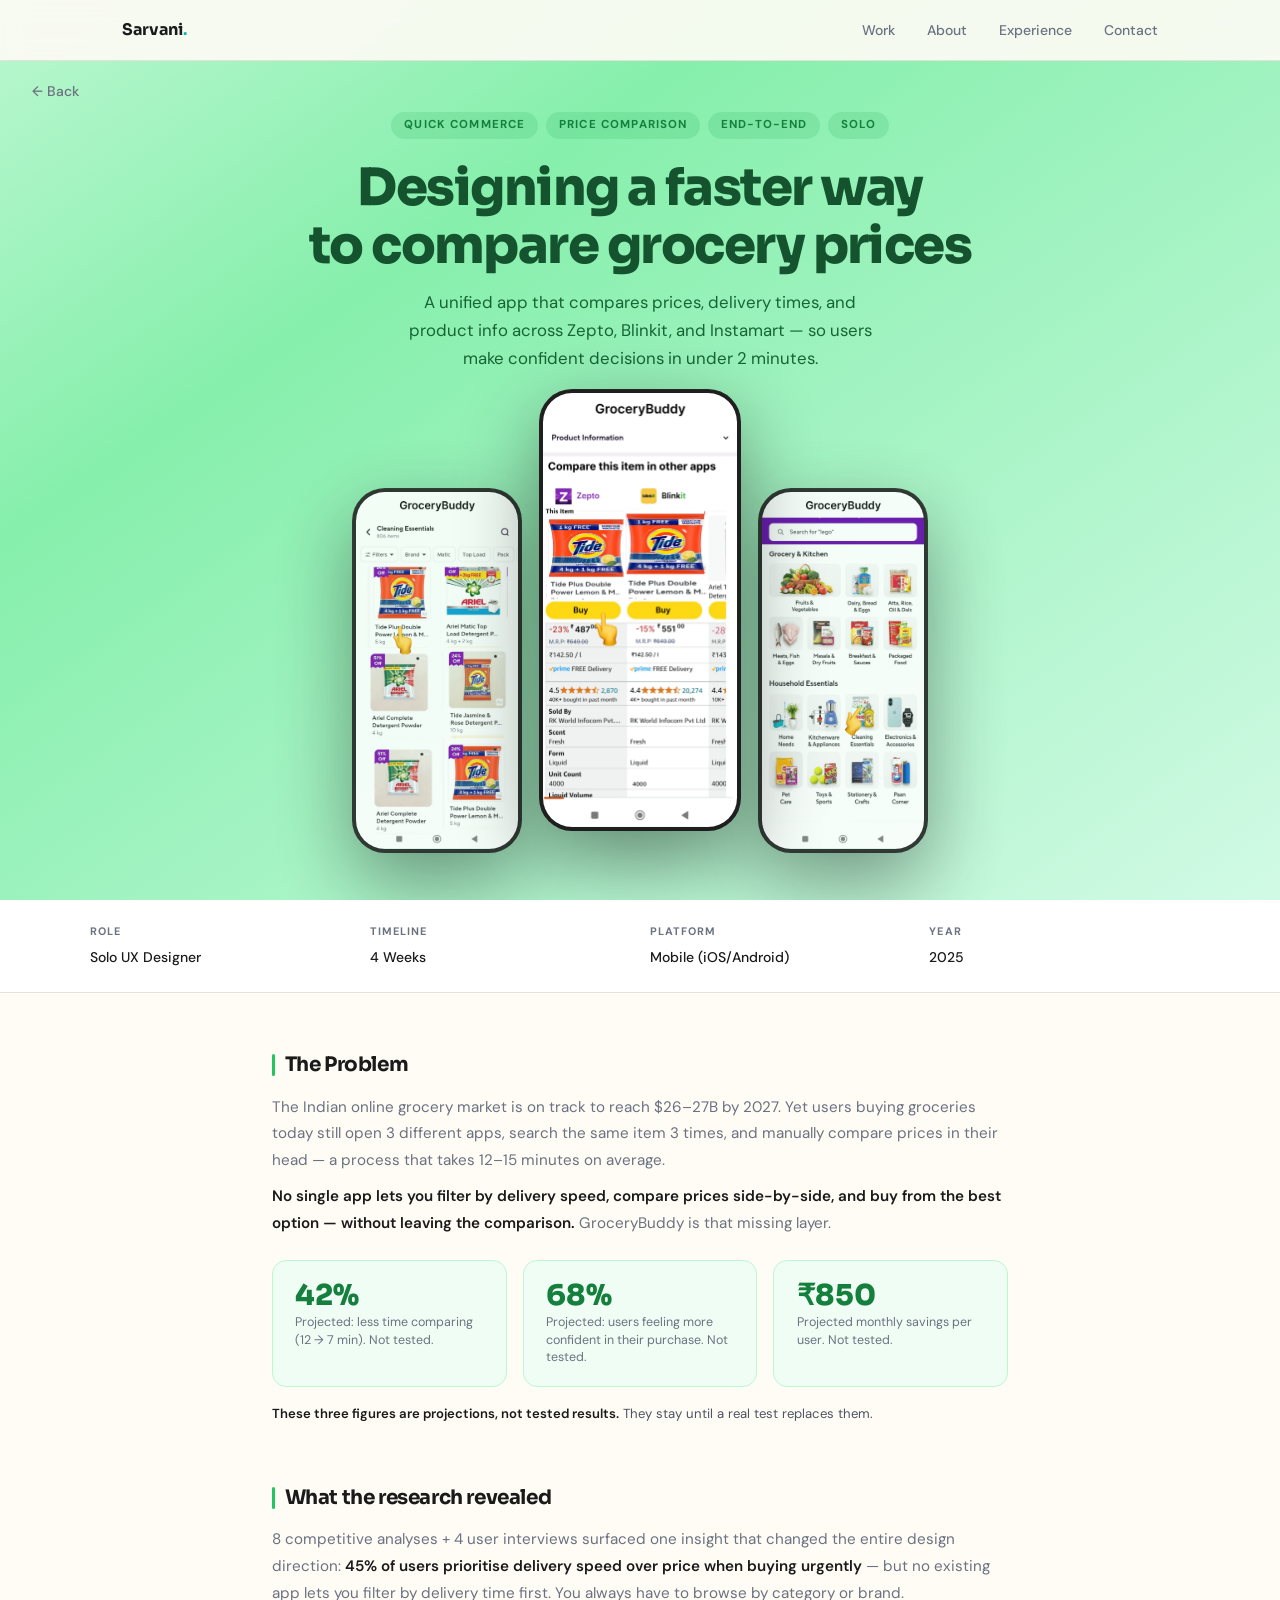
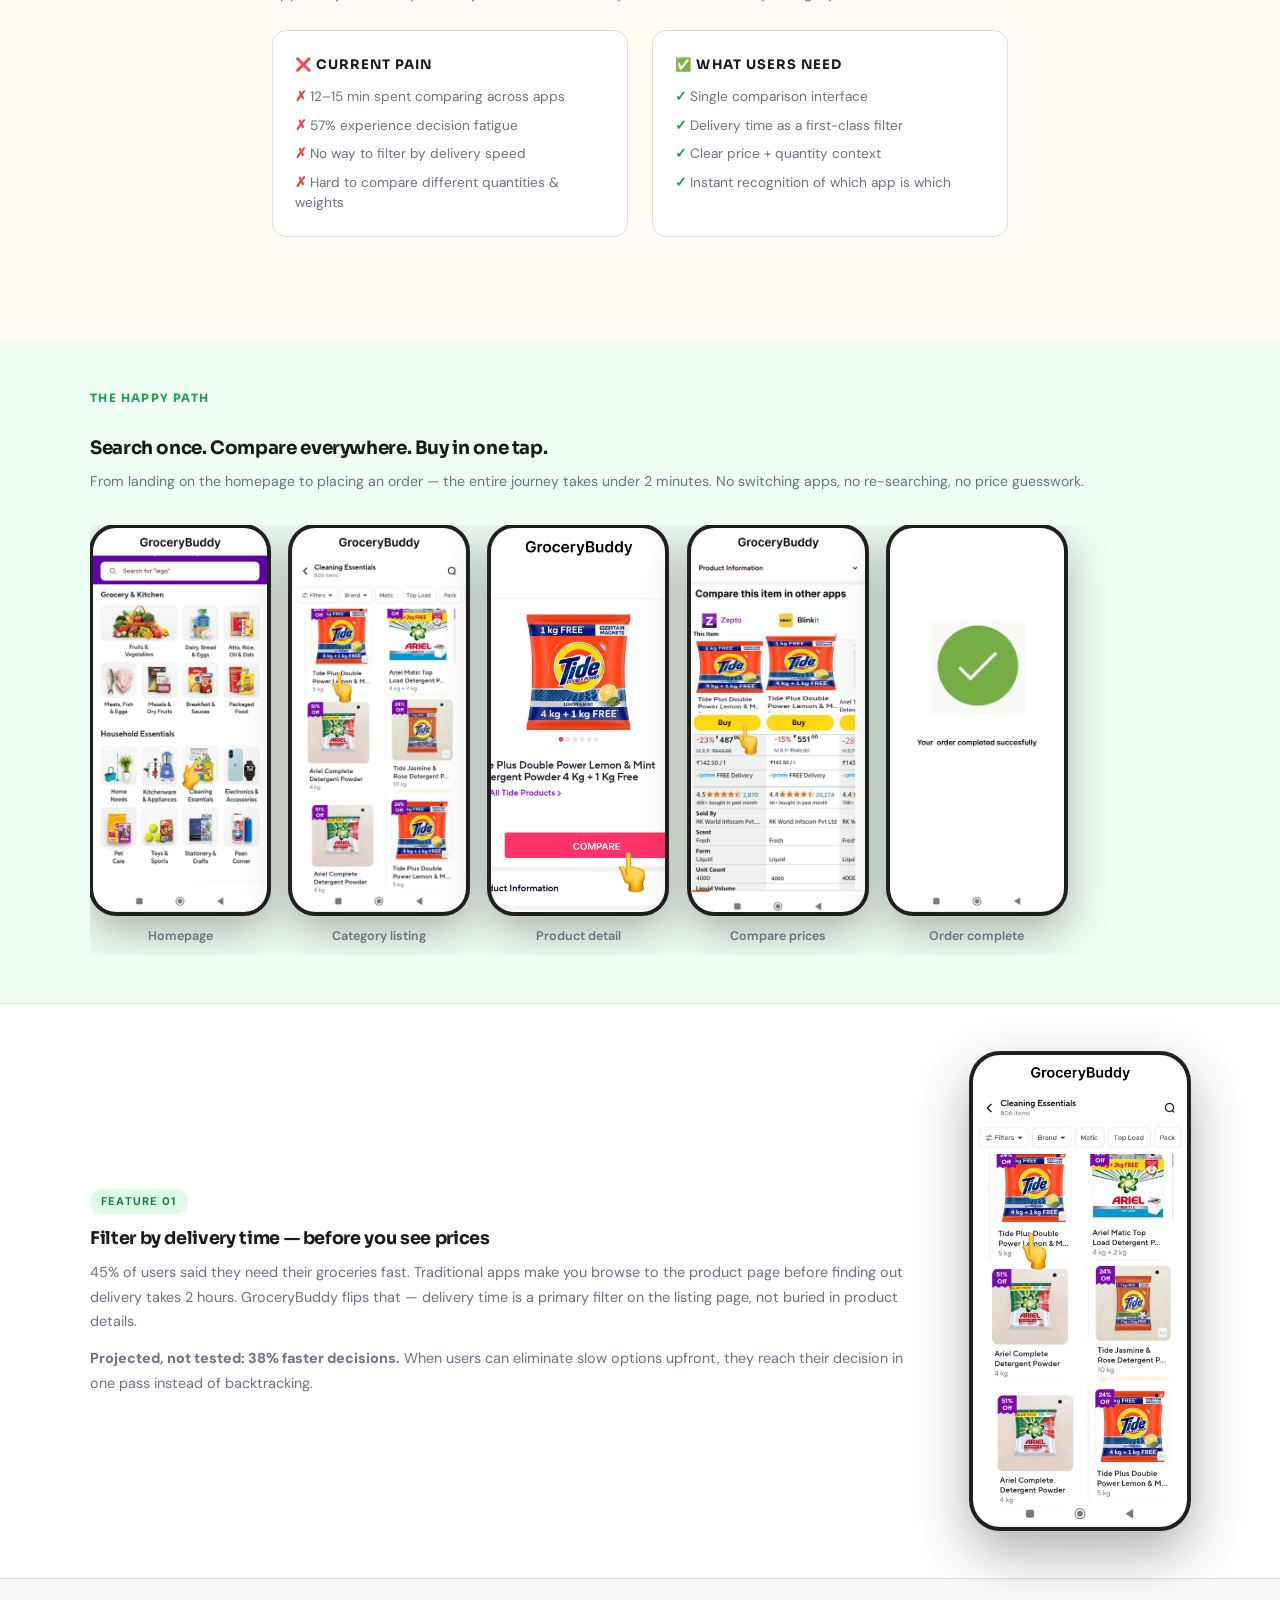
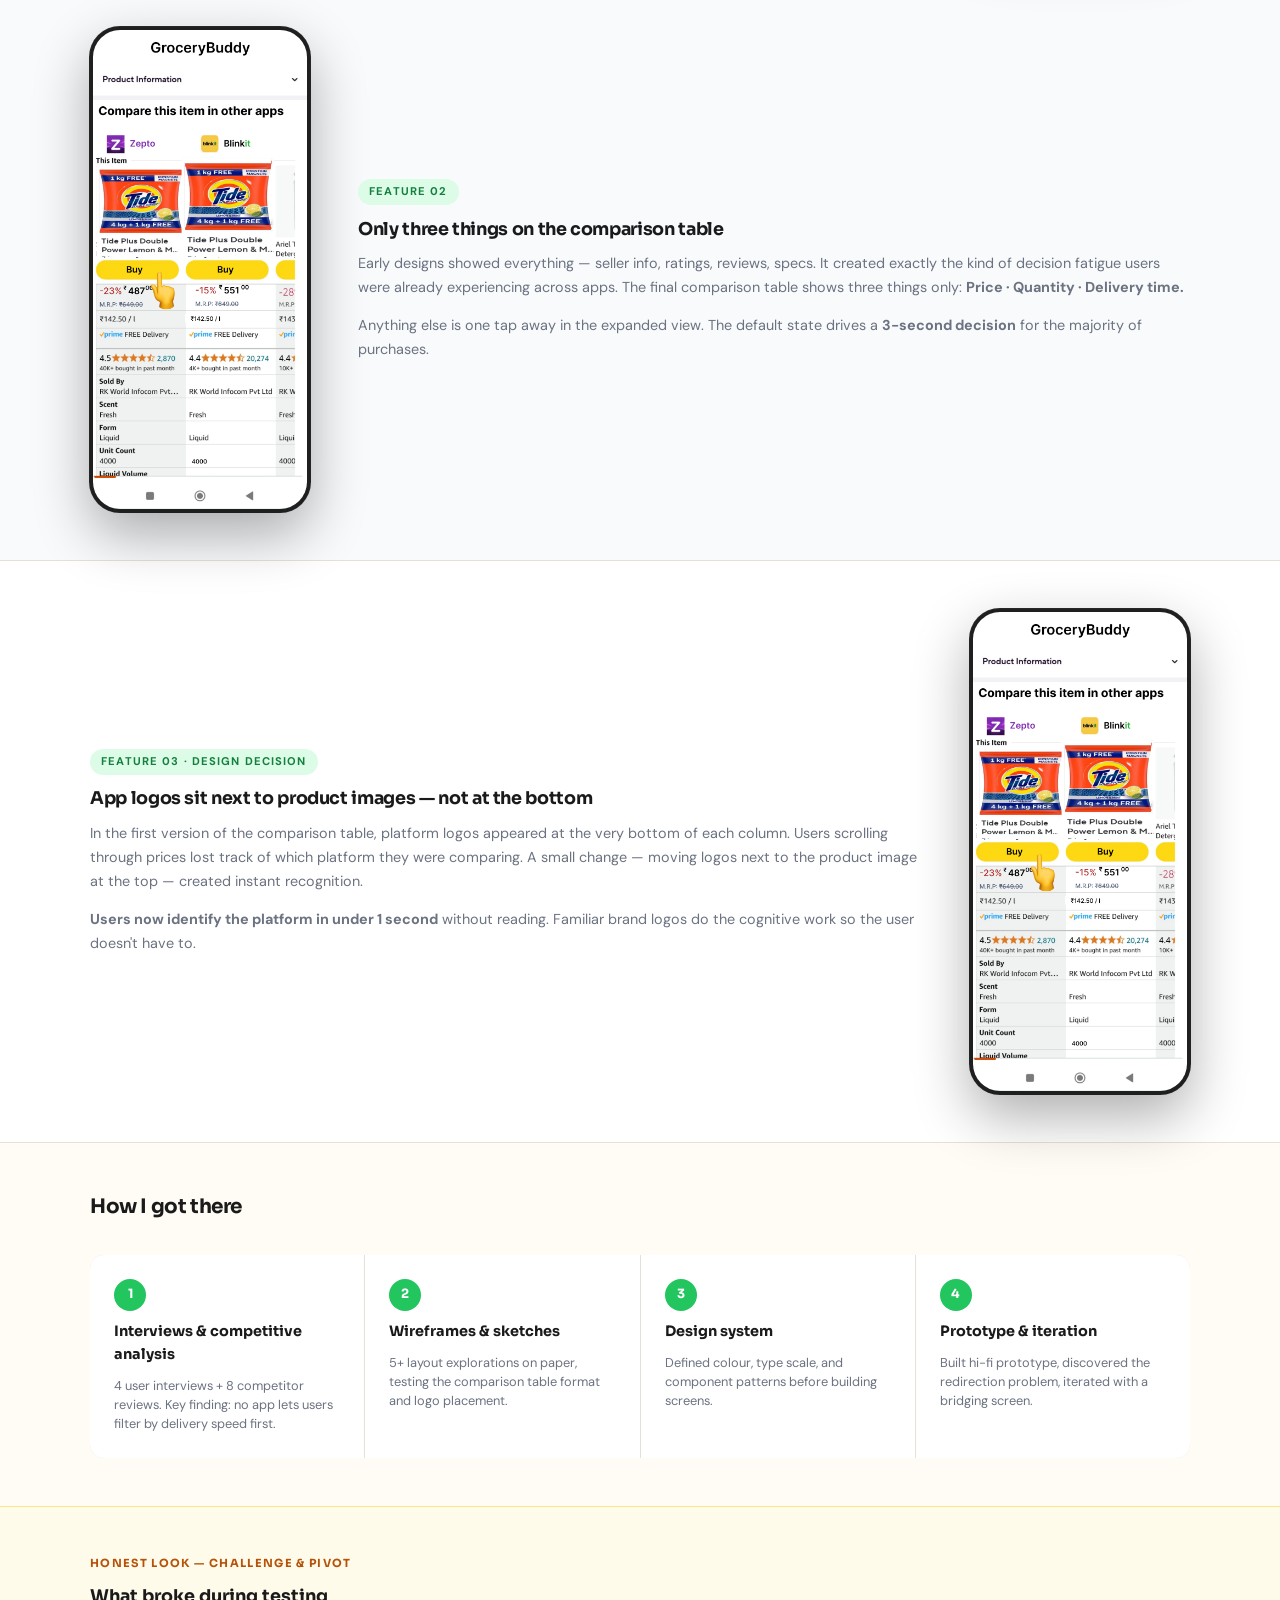
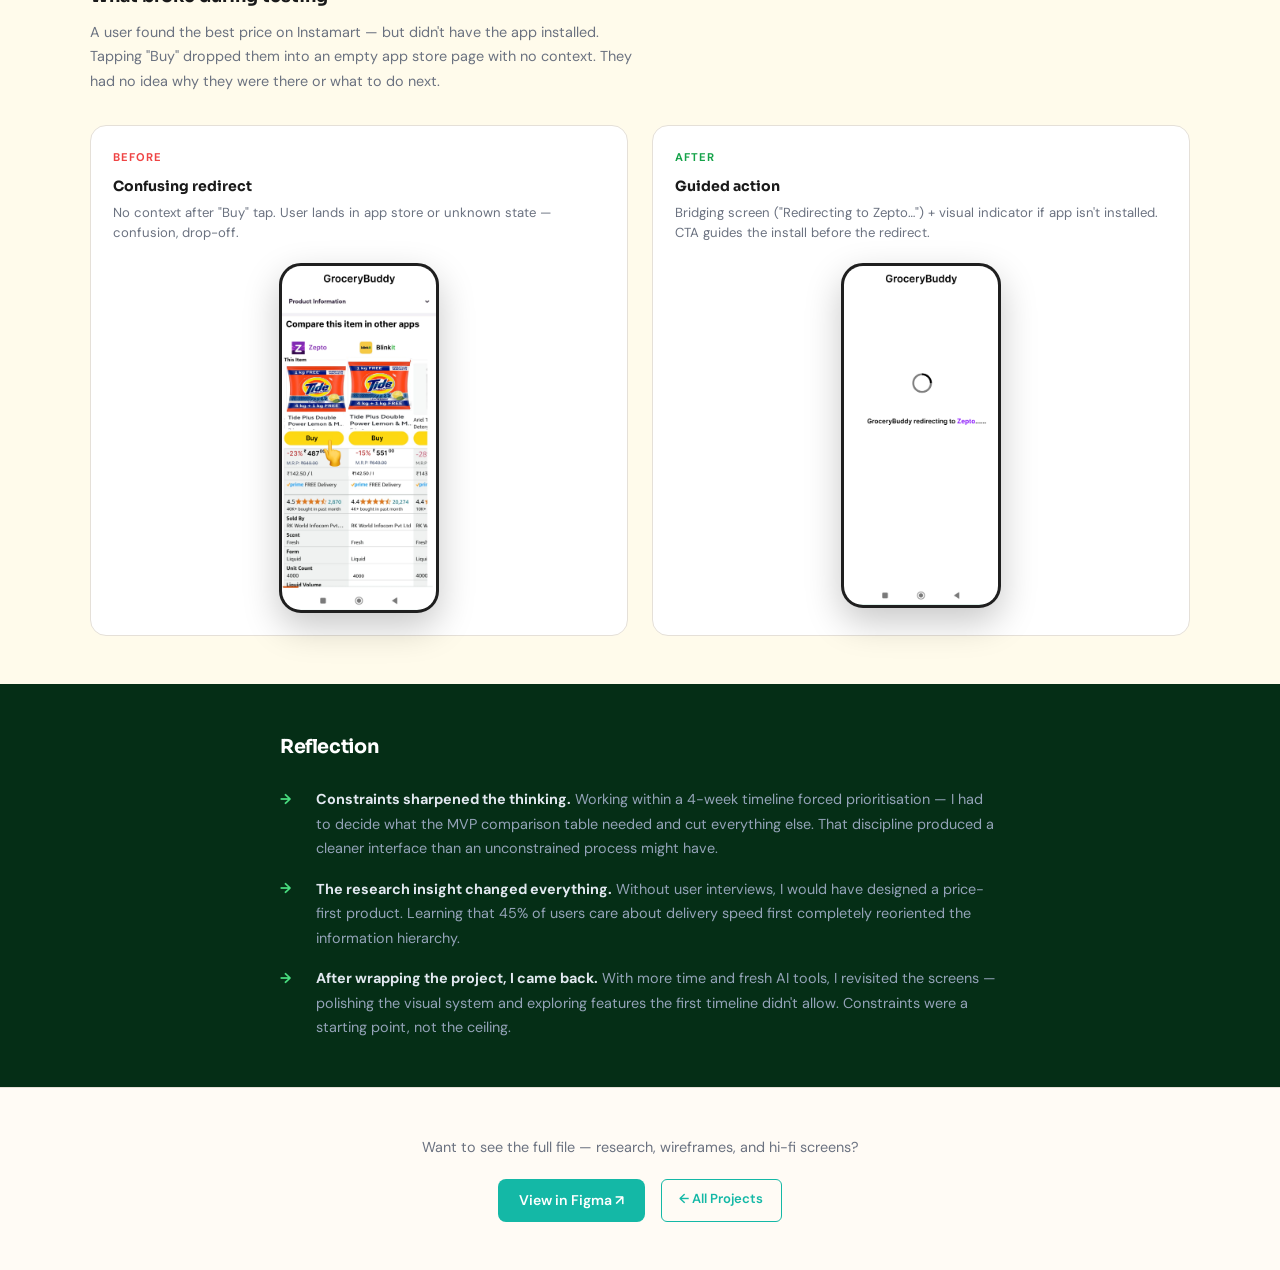
<file: grocery-case-study.html>
<!DOCTYPE html>
<html lang="en">
<head>
  <meta charset="UTF-8" />
  <meta name="viewport" content="width=device-width, initial-scale=1.0" />
  <title>GroceryBuddy — Case Study · Sarvani Vulavalapudi</title>
  <meta name="description" content="Case study: GroceryBuddy, a cross-platform grocery price comparison app." />
  <link rel="stylesheet" href="style.css" />
  <style>
    /* ── CASE STUDY BASE ── */
    .cs-back {
      display: inline-flex; align-items: center; gap: 0.4rem;
      font-size: 0.875rem; font-weight: 500; color: var(--text-muted);
      text-decoration: none; transition: color 0.2s;
      position: absolute; top: 80px; left: 2rem; z-index: 10;
    }
    .cs-back:hover { color: #16a34a; }

    /* ── HERO ── */
    .cs-hero {
      min-height: 82vh;
      background: linear-gradient(145deg, #bbf7d0 0%, #86efac 30%, #d1fae5 100%);
      display: flex; flex-direction: column;
      align-items: center; justify-content: center;
      padding: 7rem 2rem 3rem;
      text-align: center;
      position: relative;
      overflow: hidden;
    }
    .cs-hero-tags { display: flex; gap: 0.5rem; flex-wrap: wrap; justify-content: center; margin-bottom: 1.2rem; }
    .cs-tag {
      font-size: 0.72rem; font-weight: 700; letter-spacing: 0.1em; text-transform: uppercase;
      padding: 0.28rem 0.8rem; border-radius: 99px;
      background: rgba(22,163,74,0.15); color: #15803d;
    }
    .cs-hero h1 {
      font-family: 'Sora', sans-serif;
      font-size: clamp(1.8rem, 4.5vw, 3.2rem);
      font-weight: 800; letter-spacing: -0.03em;
      color: #14532d; line-height: 1.15; margin-bottom: 0.8rem;
    }
    .cs-hero-sub {
      font-size: 1.05rem; color: #166534;
      max-width: 500px; margin: 0 auto 2.5rem; line-height: 1.65;
    }

    /* ── PHONE MOCKUP (Android style — clean, no padding) ── */
    .cs-hero-phone img,
    .cs-gallery-phone img,
    .cs-feature-phone img {
      width: 100%; display: block;
    }

    /* 3 floating phones in hero */
    .cs-hero-phones {
      display: flex; align-items: flex-end; justify-content: center;
      gap: 1.2rem; width: 100%; max-width: 680px; margin: 0 auto;
    }
    .cs-hero-phone {
      background: #0d0d0d; border-radius: 32px;
      border: 3px solid #1f1f1f;
      overflow: hidden; flex-shrink: 0;
      box-shadow: 0 30px 80px rgba(0,0,0,0.45), 0 0 0 1px #2a2a2a;
    }
    .cs-hero-phone.center { width: 200px; transform: translateY(-22px); z-index: 2; }
    .cs-hero-phone.side   { width: 168px; opacity: 0.88; }

    /* ── META BAR ── */
    .cs-meta-bar {
      background: var(--surface); border-bottom: 1px solid var(--border); padding: 1.4rem 2rem;
    }
    .cs-meta-inner {
      max-width: var(--max); margin: 0 auto;
      display: grid; grid-template-columns: repeat(auto-fit, minmax(130px, 1fr)); gap: 1.2rem;
    }
    .cs-meta-item label {
      display: block; font-size: 0.68rem; font-weight: 700;
      letter-spacing: 0.1em; text-transform: uppercase; color: var(--text-muted); margin-bottom: 0.25rem;
    }
    .cs-meta-item span { font-size: 0.875rem; font-weight: 500; color: var(--text); }

    /* ── SECTION WRAPPER ── */
    .cs-section {
      max-width: 800px; margin: 0 auto; padding: 3.5rem 2rem 0;
    }
    .cs-section h2 {
      font-family: 'Sora', sans-serif; font-size: 1.25rem; font-weight: 700;
      letter-spacing: -0.02em; color: var(--text); margin-bottom: 0.8rem;
      display: flex; align-items: center; gap: 0.6rem;
    }
    .cs-section h2::before {
      content: ''; display: inline-block; width: 3px; height: 1.1em;
      background: #22c55e; border-radius: 2px; flex-shrink: 0;
    }
    .cs-section p { color: var(--text-muted); line-height: 1.75; margin-bottom: 0.6rem; font-size: 0.95rem; }
    .cs-section p:last-child { margin-bottom: 0; }
    .cs-section strong { color: var(--text); font-weight: 600; }

    /* ── STATS CHIPS ── */
    .cs-stats { display: flex; gap: 1rem; flex-wrap: wrap; margin-top: 1.5rem; }
    .cs-stat {
      flex: 1; min-width: 140px;
      background: #f0fdf4; border: 1px solid #bbf7d0;
      border-radius: 14px; padding: 1.2rem 1.4rem;
    }
    .cs-stat-num {
      font-family: 'Sora', sans-serif; font-size: 1.8rem; font-weight: 800;
      color: #15803d; line-height: 1; margin-bottom: 0.3rem;
    }
    .cs-stat-label { font-size: 0.78rem; color: var(--text-muted); line-height: 1.4; }

    /* ── RESEARCH 2-COL ── */
    .cs-research-cols {
      display: grid; grid-template-columns: 1fr 1fr; gap: 1.5rem; margin-top: 1.5rem;
    }
    .cs-research-col {
      background: var(--surface); border: 1px solid var(--border);
      border-radius: 14px; padding: 1.4rem;
    }
    .cs-research-col h4 {
      font-family: 'Sora', sans-serif; font-size: 0.82rem; font-weight: 700;
      text-transform: uppercase; letter-spacing: 0.08em;
      margin: 0 0 0.8rem; color: var(--text);
    }
    .cs-research-col ul { list-style: none; padding: 0; margin: 0; display: flex; flex-direction: column; gap: 0.5rem; }
    .cs-research-col li { font-size: 0.85rem; color: var(--text-muted); line-height: 1.5; }
    .cs-research-col.problems li::before { content: '✗  '; color: #ef4444; font-weight: 700; }
    .cs-research-col.needs li::before { content: '✓  '; color: #16a34a; font-weight: 700; }
    @media (max-width: 560px) { .cs-research-cols { grid-template-columns: 1fr; } }

    /* ── FULL-WIDTH GALLERY ── */
    .cs-gallery-wrap {
      background: #f0fdf4;
      padding: 3rem 2rem;
      margin-top: 3rem;
    }
    .cs-gallery-label {
      max-width: var(--max); margin: 0 auto 1.6rem;
      font-family: 'Sora', sans-serif; font-size: 0.72rem; font-weight: 700;
      letter-spacing: 0.12em; text-transform: uppercase; color: #16a34a;
    }
    .cs-gallery-title {
      max-width: var(--max); margin: 0 auto 0.5rem;
      font-family: 'Sora', sans-serif; font-size: 1.15rem; font-weight: 700;
      color: var(--text); letter-spacing: -0.02em;
    }
    .cs-gallery-desc {
      max-width: var(--max); margin: 0 auto 2rem;
      font-size: 0.88rem; color: var(--text-muted); line-height: 1.6;
    }
    .cs-gallery {
      max-width: var(--max); margin: 0 auto;
      display: flex; gap: 1.2rem; overflow-x: auto;
      padding-bottom: 0.5rem;
      scrollbar-width: none;
    }
    .cs-gallery::-webkit-scrollbar { display: none; }
    .cs-gallery-item { flex-shrink: 0; text-align: center; }
    .cs-gallery-phone {
      width: 180px; height: 390px;
      background: #0d0d0d; border-radius: 26px;
      border: 3px solid #1f1f1f;
      overflow: hidden;
      box-shadow: 0 16px 44px rgba(0,0,0,0.3), 0 0 0 1px #2a2a2a;
      margin-bottom: 0.75rem;
    }
    .cs-gallery-phone img { object-fit: cover; object-position: top; height: 100%; }
    .cs-gallery-caption {
      font-size: 0.78rem; font-weight: 600; color: var(--text-muted);
    }

    /* ── FEATURE SECTION ── */
    .cs-feature-wrap {
      background: var(--surface);
      padding: 3rem 2rem;
      margin-top: 0;
      border-top: 1px solid var(--border);
    }
    .cs-feature-inner {
      max-width: var(--max); margin: 0 auto;
      display: grid; grid-template-columns: 1fr auto; gap: 3rem; align-items: center;
    }
    .cs-feature-inner.flip { grid-template-columns: auto 1fr; }
    .cs-feature-inner.flip .cs-feature-phone { order: -1; }
    .cs-feature-text h3 {
      font-family: 'Sora', sans-serif; font-size: 1.1rem; font-weight: 700;
      color: var(--text); margin-bottom: 0.5rem; letter-spacing: -0.02em;
    }
    .cs-feature-text p { font-size: 0.9rem; color: var(--text-muted); line-height: 1.7; margin: 0; }
    .cs-feature-text .cs-feature-badge {
      display: inline-block; font-size: 0.7rem; font-weight: 700;
      letter-spacing: 0.1em; text-transform: uppercase;
      background: #dcfce7; color: #15803d;
      padding: 0.25rem 0.7rem; border-radius: 99px; margin-bottom: 0.6rem;
    }
    .cs-feature-phone {
      width: 220px;
      background: #0d0d0d; border-radius: 30px;
      border: 3.5px solid #1f1f1f;
      overflow: hidden; flex-shrink: 0;
      box-shadow: 0 22px 56px rgba(0,0,0,0.32), 0 0 0 1px #2a2a2a;
    }

    /* ── PIVOT / CHALLENGE SECTION ── */
    .cs-pivot-wrap {
      background: #fffbeb;
      padding: 3rem 2rem;
      border-top: 1px solid #fde68a;
    }
    .cs-pivot-inner {
      max-width: var(--max); margin: 0 auto;
    }
    .cs-pivot-label {
      font-family: 'Sora', sans-serif; font-size: 0.7rem; font-weight: 700;
      letter-spacing: 0.12em; text-transform: uppercase;
      color: #b45309; margin-bottom: 0.6rem;
    }
    .cs-pivot-inner h3 {
      font-family: 'Sora', sans-serif; font-size: 1.1rem; font-weight: 700;
      color: var(--text); margin-bottom: 0.6rem;
    }
    .cs-pivot-inner > p {
      font-size: 0.9rem; color: var(--text-muted); line-height: 1.7;
      max-width: 560px; margin-bottom: 2rem;
    }
    .cs-pivot-cols {
      display: grid; grid-template-columns: 1fr 1fr; gap: 1.5rem;
    }
    .cs-pivot-col {
      background: var(--surface); border: 1px solid var(--border);
      border-radius: 16px; padding: 1.4rem; display: flex; flex-direction: column; align-items: center; gap: 1.2rem;
    }
    .cs-pivot-col-text { width: 100%; }
    .cs-pivot-col-label {
      font-size: 0.7rem; font-weight: 700; letter-spacing: 0.08em;
      text-transform: uppercase; margin-bottom: 0.5rem;
    }
    .cs-pivot-col.before .cs-pivot-col-label { color: #ef4444; }
    .cs-pivot-col.after  .cs-pivot-col-label { color: #16a34a; }
    .cs-pivot-col h5 {
      font-family: 'Sora', sans-serif; font-size: 0.88rem; font-weight: 700;
      color: var(--text); margin: 0 0 0.35rem;
    }
    .cs-pivot-col p { font-size: 0.82rem; color: var(--text-muted); margin: 0; line-height: 1.55; }
    .cs-pivot-phone {
      width: 160px; background: #0d0d0d; border-radius: 22px;
      border: 3px solid #1f1f1f; overflow: hidden;
      box-shadow: 0 14px 36px rgba(0,0,0,0.22); flex-shrink: 0;
    }
    .cs-pivot-phone img { width: 100%; display: block; }
    @media (max-width: 560px) { .cs-pivot-cols { grid-template-columns: 1fr; } }

    /* ── PROCESS STRIP ── */
    .cs-process-wrap {
      background: var(--bg); padding: 3rem 2rem;
      border-top: 1px solid var(--border);
    }
    .cs-process-inner { max-width: var(--max); margin: 0 auto; }
    .cs-process-inner h2 {
      font-family: 'Sora', sans-serif; font-size: 1.25rem; font-weight: 700;
      color: var(--text); margin-bottom: 2rem; letter-spacing: -0.02em;
    }
    .cs-process-strip {
      display: grid; grid-template-columns: repeat(4, 1fr); gap: 1px;
      background: var(--border); border-radius: var(--radius); overflow: hidden;
    }
    .cs-process-step {
      background: var(--surface); padding: 1.5rem;
      display: flex; flex-direction: column; gap: 0.6rem;
    }
    .cs-process-num {
      width: 2rem; height: 2rem; border-radius: 50%; background: #22c55e;
      color: white; font-family: 'Sora', sans-serif; font-size: 0.8rem; font-weight: 700;
      display: flex; align-items: center; justify-content: center;
    }
    .cs-process-step h4 {
      font-family: 'Sora', sans-serif; font-size: 0.9rem; font-weight: 700;
      color: var(--text); margin: 0;
    }
    .cs-process-step p { font-size: 0.8rem; color: var(--text-muted); margin: 0; line-height: 1.5; }

    /* ── REFLECTION ── */
    .cs-reflection-wrap {
      background: #052e16; padding: 3rem 2rem;
    }
    .cs-reflection-inner { max-width: 720px; margin: 0 auto; }
    .cs-reflection-inner h2 {
      font-family: 'Sora', sans-serif; font-size: 1.2rem; font-weight: 700;
      color: white; margin-bottom: 1.5rem; letter-spacing: -0.02em;
    }
    .cs-reflection-bullets { display: flex; flex-direction: column; gap: 1rem; }
    .cs-reflection-bullet {
      display: grid; grid-template-columns: 1.5rem 1fr; gap: 0.75rem;
    }
    .cs-reflection-bullet::before {
      content: '→'; color: #4ade80; font-weight: 700; font-size: 0.9rem; margin-top: 0.05rem;
    }
    .cs-reflection-bullet p { font-size: 0.9rem; color: #94a3b8; line-height: 1.7; margin: 0; }
    .cs-reflection-bullet strong { color: #e2e8f0; }

    /* ── CTA ── */
    .cs-cta-wrap { padding: 3rem 2rem; text-align: center; border-top: 1px solid var(--border); }
    .cs-cta-wrap p { color: var(--text-muted); margin-bottom: 1.2rem; font-size: 0.9rem; }
    .cs-cta-btns { display: flex; gap: 1rem; justify-content: center; flex-wrap: wrap; }

    @media (max-width: 640px) {
      .cs-hero-phone.side { display: none; }
      .cs-hero-phone.center { width: 200px; transform: none; }
      .cs-feature-inner, .cs-feature-inner.flip {
        grid-template-columns: 1fr; text-align: center;
      }
      .cs-feature-inner.flip .cs-feature-phone { order: 0; margin: 0 auto; }
      .cs-feature-phone { margin: 0 auto; }
      .cs-process-strip { grid-template-columns: 1fr 1fr; }
    }
  </style>
</head>
<body>

  <!-- NAV -->
  <nav>
    <div class="nav-inner">
      <a class="nav-logo" href="index.html">Sarvani<span>.</span></a>
      <ul class="nav-links">
        <li><a href="index.html#projects">Work</a></li>
        <li><a href="index.html#about">About</a></li>
        <li><a href="index.html#experience">Experience</a></li>
        <li><a href="index.html#contact">Contact</a></li>
      </ul>
    </div>
  </nav>

  <a class="cs-back" href="index.html">← Back</a>

  <!-- ── HERO ── -->
  <div class="cs-hero">
    <div class="cs-hero-tags">
      <span class="cs-tag">Quick Commerce</span>
      <span class="cs-tag">Price Comparison</span>
      <span class="cs-tag">End-to-End</span>
      <span class="cs-tag">Solo</span>
    </div>
    <h1>Designing a faster way<br>to compare grocery prices</h1>
    <p class="cs-hero-sub">A unified app that compares prices, delivery times, and product info across Zepto, Blinkit, and Instamart — so users make confident decisions in under 2 minutes.</p>

    <div class="cs-hero-phones">
      <!-- Left: delivery time filter (Feature 1) -->
      <div class="cs-hero-phone side">
        <img src="assets/gb-screen-category.png" alt="Delivery time filter" />
      </div>
      <!-- Center: price comparison table (Feature 2) -->
      <div class="cs-hero-phone center">
        <img src="assets/gb-screen-compare.png" alt="Price comparison" />
      </div>
      <!-- Right: homepage -->
      <div class="cs-hero-phone side">
        <img src="assets/gb-screen-home.png" alt="GroceryBuddy homepage" />
      </div>
    </div>
  </div>

  <!-- ── META BAR ── -->
  <div class="cs-meta-bar">
    <div class="cs-meta-inner">
      <div class="cs-meta-item"><label>Role</label><span>Solo UX Designer</span></div>
      <div class="cs-meta-item"><label>Timeline</label><span>4 Weeks</span></div>
      <div class="cs-meta-item"><label>Platform</label><span>Mobile (iOS/Android)</span></div>
      <div class="cs-meta-item"><label>Year</label><span>2025</span></div>
    </div>
  </div>

  <!-- ── PROBLEM ── -->
  <div class="cs-section">
    <h2>The Problem</h2>
    <p>The Indian online grocery market is on track to reach $26–27B by 2027. Yet users buying groceries today still open 3 different apps, search the same item 3 times, and manually compare prices in their head — a process that takes 12–15 minutes on average.</p>
    <p><strong>No single app lets you filter by delivery speed, compare prices side-by-side, and buy from the best option — without leaving the comparison.</strong> GroceryBuddy is that missing layer.</p>

    <div class="cs-stats">
      <div class="cs-stat">
        <div class="cs-stat-num">42%</div>
        <div class="cs-stat-label">Projected: less time comparing (12 → 7 min). Not tested.</div>
      </div>
      <div class="cs-stat">
        <div class="cs-stat-num">68%</div>
        <div class="cs-stat-label">Projected: users feeling more confident in their purchase. Not tested.</div>
      </div>
      <div class="cs-stat">
        <div class="cs-stat-num">₹850</div>
        <div class="cs-stat-label">Projected monthly savings per user. Not tested.</div>
      </div>
    </div>
    <p style="margin-top: 1rem; font-size: 0.82rem; color: #4b5563;"><strong>These three figures are projections, not tested results.</strong> They stay until a real test replaces them.</p>
  </div>

  <!-- ── RESEARCH ── -->
  <div class="cs-section" style="padding-bottom: 3.5rem;">
    <h2>What the research revealed</h2>
    <p>8 competitive analyses + 4 user interviews surfaced one insight that changed the entire design direction: <strong>45% of users prioritise delivery speed over price when buying urgently</strong> — but no existing app lets you filter by delivery time first. You always have to browse by category or brand.</p>

    <div class="cs-research-cols">
      <div class="cs-research-col problems">
        <h4>❌ Current pain</h4>
        <ul>
          <li>12–15 min spent comparing across apps</li>
          <li>57% experience decision fatigue</li>
          <li>No way to filter by delivery speed</li>
          <li>Hard to compare different quantities & weights</li>
        </ul>
      </div>
      <div class="cs-research-col needs">
        <h4>✅ What users need</h4>
        <ul>
          <li>Single comparison interface</li>
          <li>Delivery time as a first-class filter</li>
          <li>Clear price + quantity context</li>
          <li>Instant recognition of which app is which</li>
        </ul>
      </div>
    </div>
  </div>

  <!-- ── GALLERY: CORE FLOW ── -->
  <div class="cs-gallery-wrap">
    <div class="cs-gallery-label">The Happy Path</div>
    <div class="cs-gallery-title">Search once. Compare everywhere. Buy in one tap.</div>
    <div class="cs-gallery-desc">From landing on the homepage to placing an order — the entire journey takes under 2 minutes. No switching apps, no re-searching, no price guesswork.</div>
    <div class="cs-gallery">
      <div class="cs-gallery-item">
        <div class="cs-gallery-phone">
          <img src="assets/gb-screen-home.png" alt="Homepage" />
        </div>
        <div class="cs-gallery-caption">Homepage</div>
      </div>
      <div class="cs-gallery-item">
        <div class="cs-gallery-phone">
          <img src="assets/gb-screen-category.png" alt="Category listing" />
        </div>
        <div class="cs-gallery-caption">Category listing</div>
      </div>
      <div class="cs-gallery-item">
        <div class="cs-gallery-phone">
          <img src="assets/gb-screen-product.png" alt="Product detail" />
        </div>
        <div class="cs-gallery-caption">Product detail</div>
      </div>
      <div class="cs-gallery-item">
        <div class="cs-gallery-phone">
          <img src="assets/gb-screen-compare.png" alt="Compare prices" />
        </div>
        <div class="cs-gallery-caption">Compare prices</div>
      </div>
      <div class="cs-gallery-item">
        <div class="cs-gallery-phone">
          <img src="assets/gb-screen-success.png" alt="Order complete" />
        </div>
        <div class="cs-gallery-caption">Order complete</div>
      </div>
    </div>
  </div>

  <!-- ── FEATURE 1: DELIVERY FILTER ── -->
  <div class="cs-feature-wrap">
    <div class="cs-feature-inner">
      <div class="cs-feature-text">
        <span class="cs-feature-badge">Feature 01</span>
        <h3>Filter by delivery time — before you see prices</h3>
        <p>45% of users said they need their groceries fast. Traditional apps make you browse to the product page before finding out delivery takes 2 hours. GroceryBuddy flips that — delivery time is a primary filter on the listing page, not buried in product details.</p>
        <p style="margin-top: 0.8rem;"><strong>Projected, not tested: 38% faster decisions.</strong> When users can eliminate slow options upfront, they reach their decision in one pass instead of backtracking.</p>
      </div>
      <div class="cs-feature-phone">
        <img src="assets/gb-screen-category.png" alt="Category listing with filters"
             style="" />
      </div>
    </div>
  </div>

  <!-- ── FEATURE 2: MINIMAL INFO ── -->
  <div class="cs-feature-wrap" style="background: #f8fafc;">
    <div class="cs-feature-inner flip">
      <div class="cs-feature-text">
        <span class="cs-feature-badge">Feature 02</span>
        <h3>Only three things on the comparison table</h3>
        <p>Early designs showed everything — seller info, ratings, reviews, specs. It created exactly the kind of decision fatigue users were already experiencing across apps. The final comparison table shows three things only: <strong>Price · Quantity · Delivery time.</strong></p>
        <p style="margin-top: 0.8rem;">Anything else is one tap away in the expanded view. The default state drives a <strong>3-second decision</strong> for the majority of purchases.</p>
      </div>
      <div class="cs-feature-phone">
        <img src="assets/gb-screen-compare.png" alt="Comparison table"
             style="" />
      </div>
    </div>
  </div>

  <!-- ── FEATURE 3: APP LOGOS ── -->
  <div class="cs-feature-wrap">
    <div class="cs-feature-inner">
      <div class="cs-feature-text">
        <span class="cs-feature-badge">Feature 03 · Design Decision</span>
        <h3>App logos sit next to product images — not at the bottom</h3>
        <p>In the first version of the comparison table, platform logos appeared at the very bottom of each column. Users scrolling through prices lost track of which platform they were comparing. A small change — moving logos next to the product image at the top — created instant recognition.</p>
        <p style="margin-top: 0.8rem;"><strong>Users now identify the platform in under 1 second</strong> without reading. Familiar brand logos do the cognitive work so the user doesn't have to.</p>
      </div>
      <div class="cs-feature-phone">
        <img src="assets/gb-screen-compare.png" alt="Comparison table showing app logo placement"
             style="" />
      </div>
    </div>
  </div>

  <!-- ── PROCESS ── -->
  <div class="cs-process-wrap">
    <div class="cs-process-inner">
      <h2>How I got there</h2>
      <div class="cs-process-strip">
        <div class="cs-process-step">
          <div class="cs-process-num">1</div>
          <h4>Interviews & competitive analysis</h4>
          <p>4 user interviews + 8 competitor reviews. Key finding: no app lets users filter by delivery speed first.</p>
        </div>
        <div class="cs-process-step">
          <div class="cs-process-num">2</div>
          <h4>Wireframes & sketches</h4>
          <p>5+ layout explorations on paper, testing the comparison table format and logo placement.</p>
        </div>
        <div class="cs-process-step">
          <div class="cs-process-num">3</div>
          <h4>Design system</h4>
          <p>Defined colour, type scale, and component patterns before building screens.</p>
        </div>
        <div class="cs-process-step">
          <div class="cs-process-num">4</div>
          <h4>Prototype & iteration</h4>
          <p>Built hi-fi prototype, discovered the redirection problem, iterated with a bridging screen.</p>
        </div>
      </div>
    </div>
  </div>

  <!-- ── CHALLENGE & PIVOT ── -->
  <div class="cs-pivot-wrap">
    <div class="cs-pivot-inner">
      <div class="cs-pivot-label">Honest Look — Challenge & Pivot</div>
      <h3>What broke during testing</h3>
      <p>A user found the best price on Instamart — but didn't have the app installed. Tapping "Buy" dropped them into an empty app store page with no context. They had no idea why they were there or what to do next.</p>

      <div class="cs-pivot-cols">
        <div class="cs-pivot-col before">
          <div class="cs-pivot-col-text">
            <div class="cs-pivot-col-label">Before</div>
            <h5>Confusing redirect</h5>
            <p>No context after "Buy" tap. User lands in app store or unknown state — confusion, drop-off.</p>
          </div>
          <div class="cs-pivot-phone">
            <img src="assets/gb-screen-compare.png" alt="Compare screen — Buy button with no redirect context" />
          </div>
        </div>
        <div class="cs-pivot-col after">
          <div class="cs-pivot-col-text">
            <div class="cs-pivot-col-label">After</div>
            <h5>Guided action</h5>
            <p>Bridging screen ("Redirecting to Zepto…") + visual indicator if app isn't installed. CTA guides the install before the redirect.</p>
          </div>
          <div class="cs-pivot-phone">
            <img src="assets/gb-screen-redirect.png" alt="Redirecting to Zepto bridging screen" />
          </div>
        </div>
      </div>
    </div>
  </div>

  <!-- ── REFLECTION ── -->
  <div class="cs-reflection-wrap">
    <div class="cs-reflection-inner">
      <h2>Reflection</h2>
      <div class="cs-reflection-bullets">
        <div class="cs-reflection-bullet">
          <p><strong>Constraints sharpened the thinking.</strong> Working within a 4-week timeline forced prioritisation — I had to decide what the MVP comparison table needed and cut everything else. That discipline produced a cleaner interface than an unconstrained process might have.</p>
        </div>
        <div class="cs-reflection-bullet">
          <p><strong>The research insight changed everything.</strong> Without user interviews, I would have designed a price-first product. Learning that 45% of users care about delivery speed first completely reoriented the information hierarchy.</p>
        </div>
        <div class="cs-reflection-bullet">
          <p><strong>After wrapping the project, I came back.</strong> With more time and fresh AI tools, I revisited the screens — polishing the visual system and exploring features the first timeline didn't allow. Constraints were a starting point, not the ceiling.</p>
        </div>
      </div>
    </div>
  </div>

  <!-- ── CTA ── -->
  <div class="cs-cta-wrap">
    <p>Want to see the full file — research, wireframes, and hi-fi screens?</p>
    <div class="cs-cta-btns">
      <a class="btn btn-primary" href="https://www.figma.com/design/uOordxOEndHUmFwX1V3yml/Gokula-Sai-Sarvani---g2193---GroceryBuddy" target="_blank" rel="noopener">View in Figma ↗</a>
      <a class="btn btn-outline" href="index.html#projects">← All Projects</a>
    </div>
  </div>

  <script src="script.js"></script>
</body>
</html>
</file>
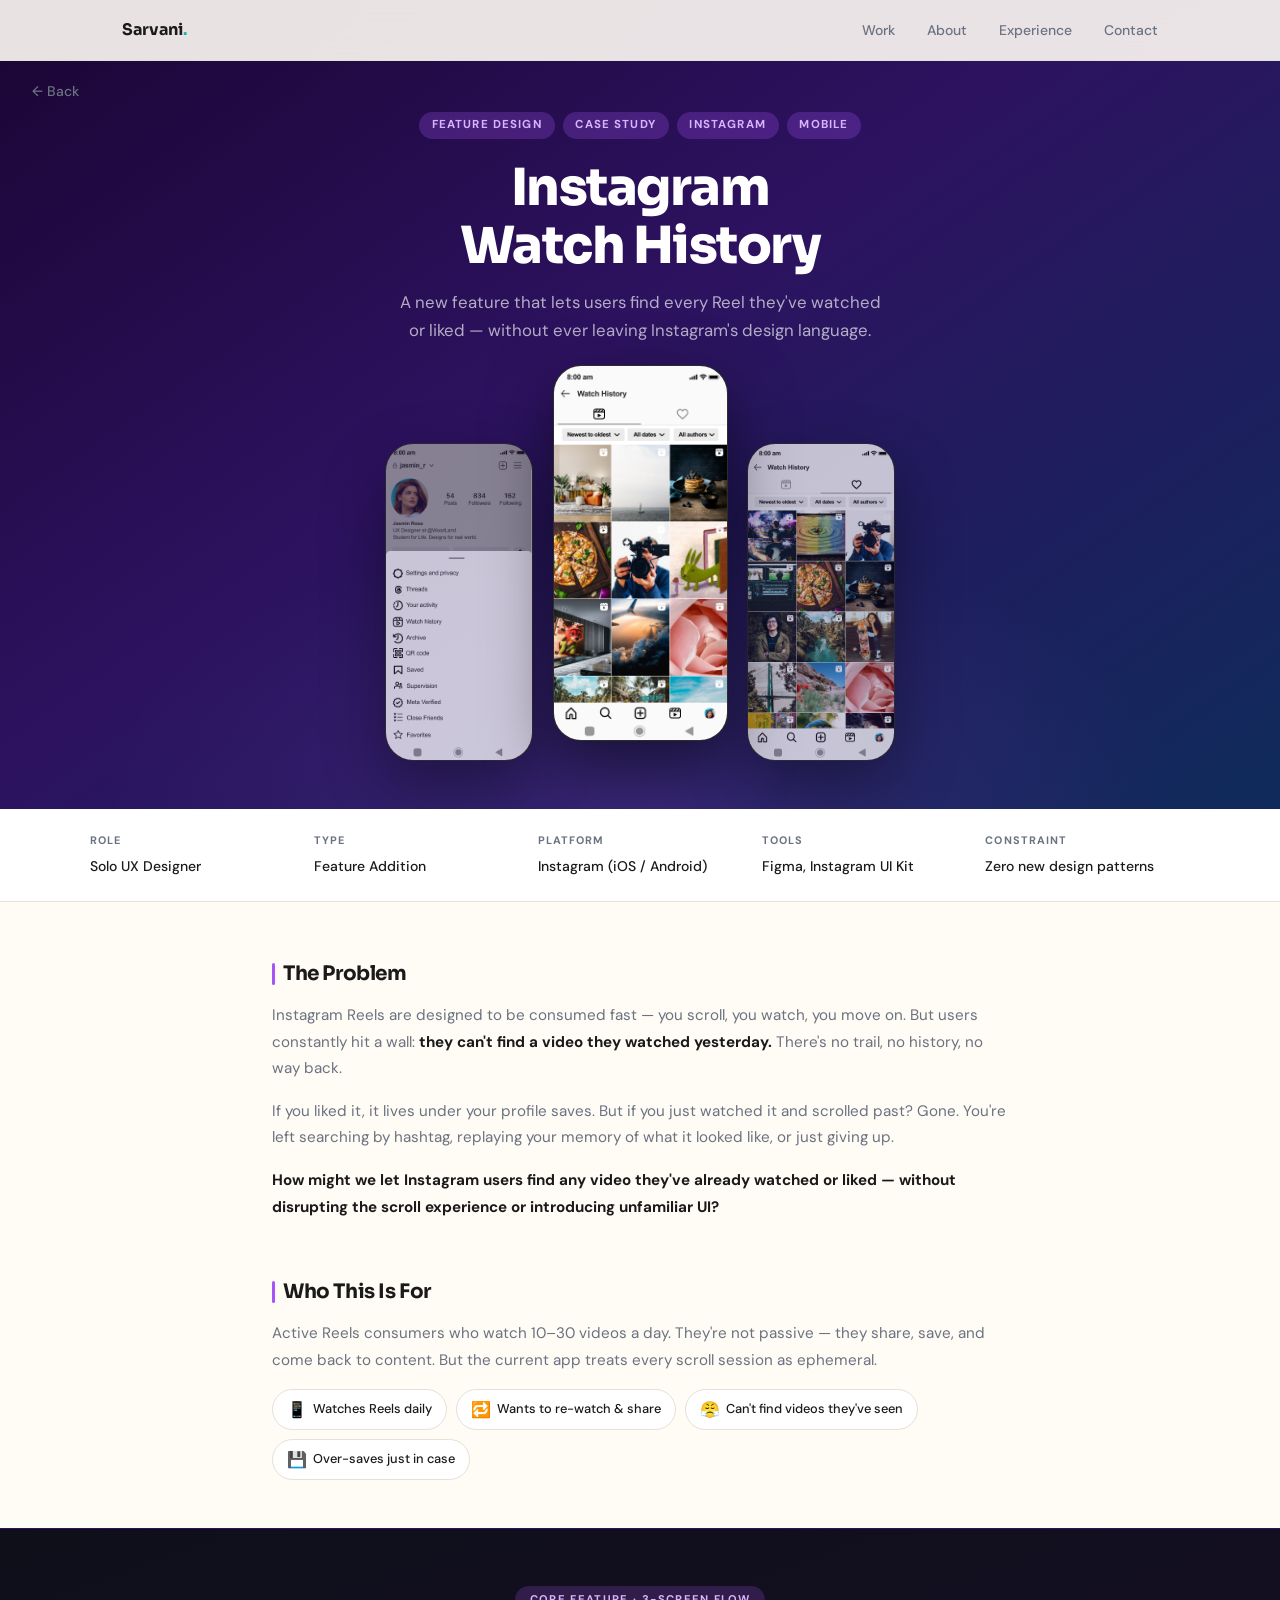
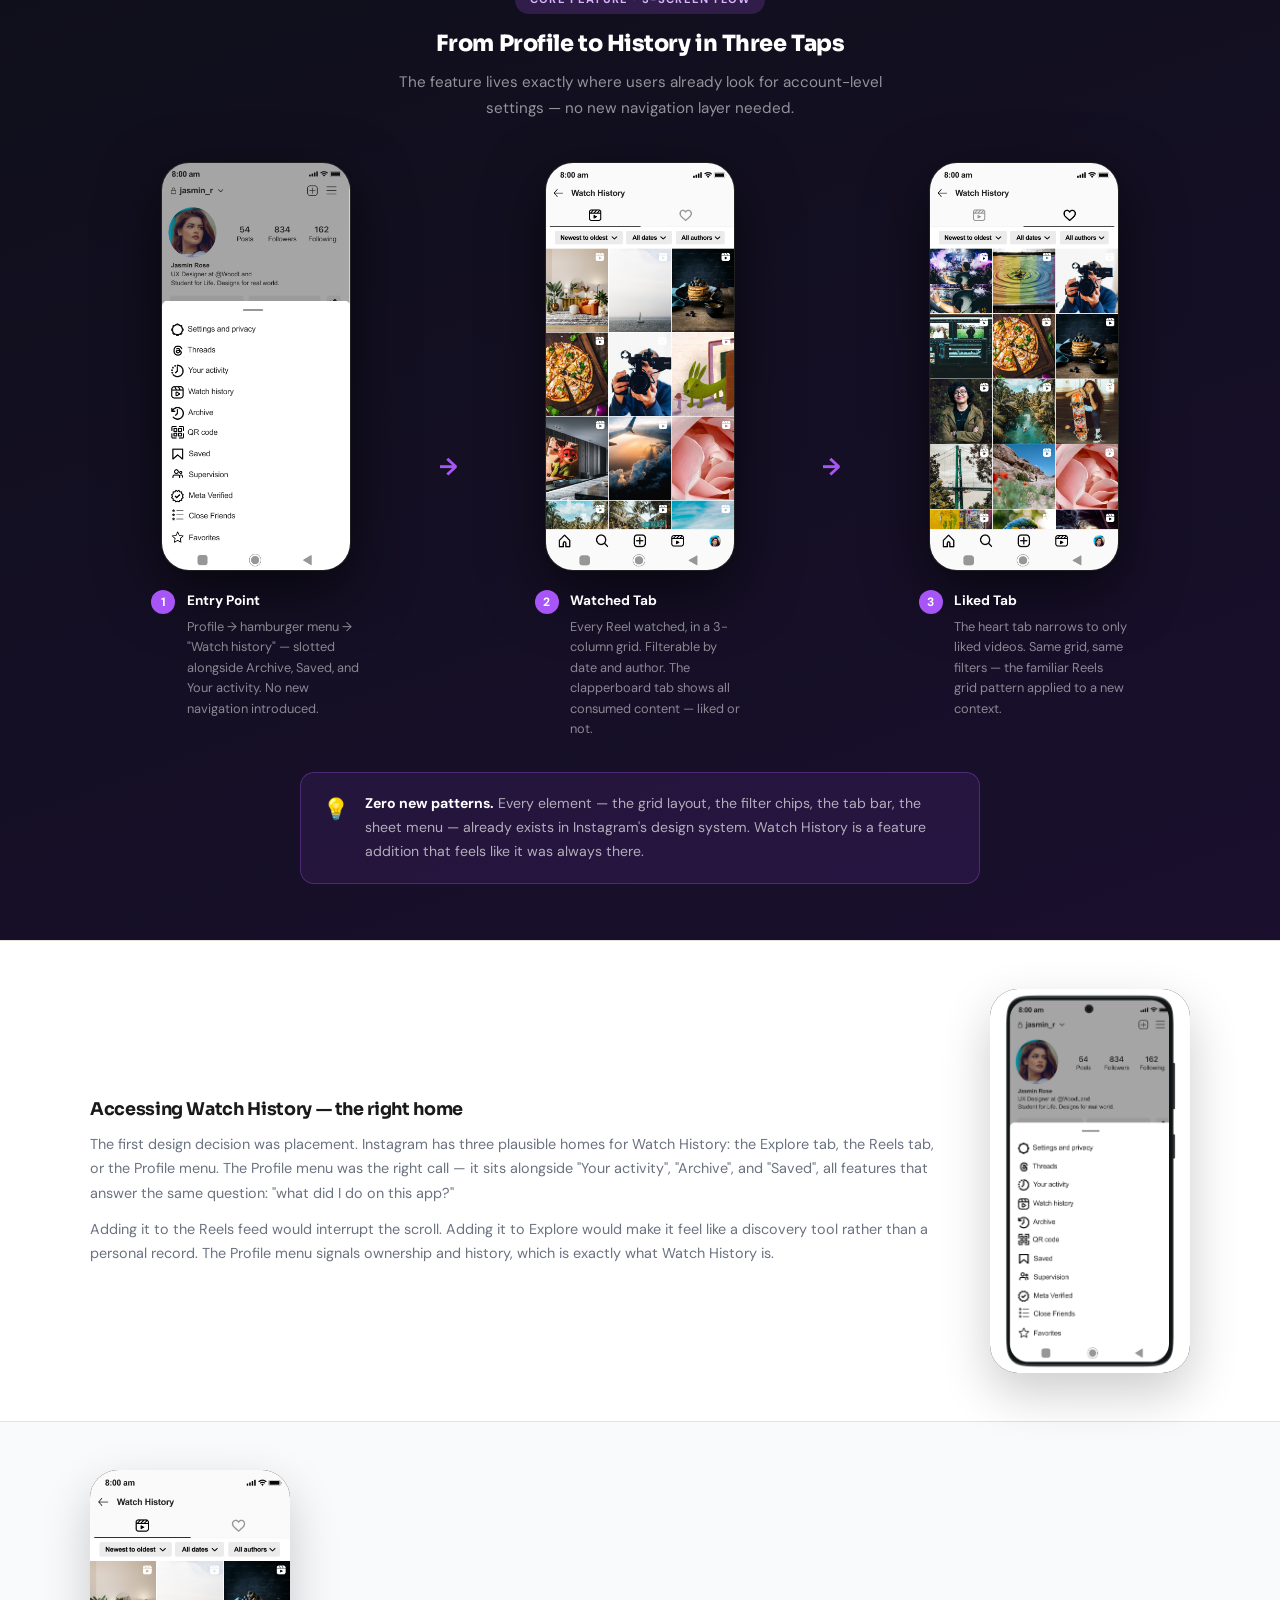
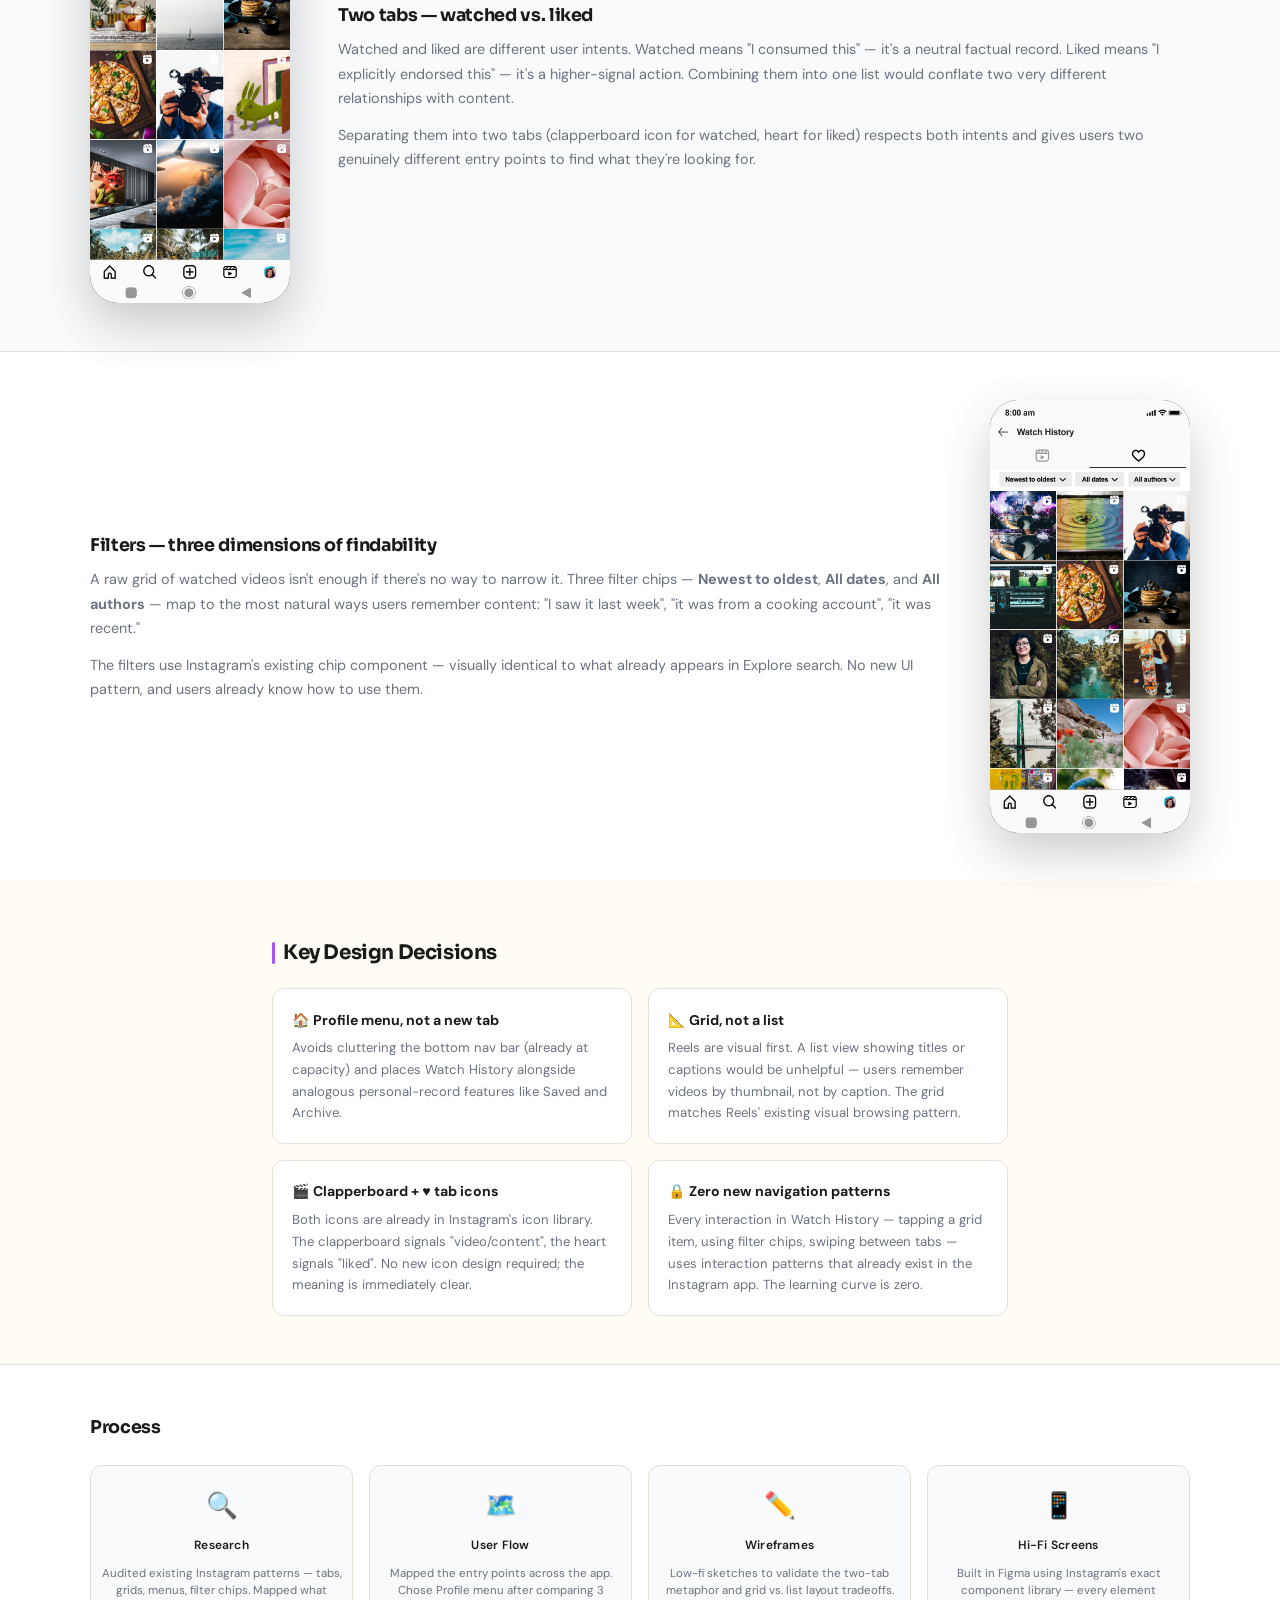
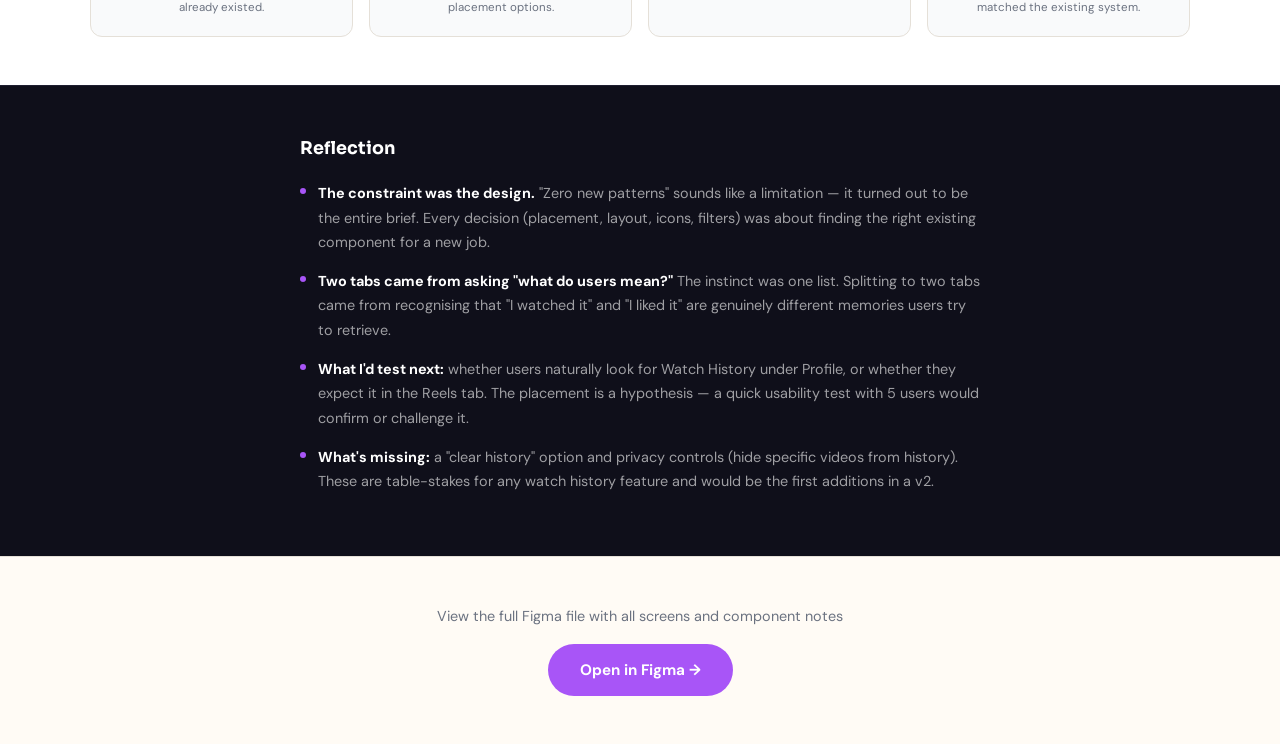
<file: instagram-case-study.html>
<!DOCTYPE html>
<html lang="en">
<head>
  <meta charset="UTF-8" />
  <meta name="viewport" content="width=device-width, initial-scale=1.0" />
  <title>Instagram Watch History — Case Study · Sarvani Vulavalapudi</title>
  <meta name="description" content="Case study: designing a Watch History feature within Instagram's existing design system." />
  <link rel="stylesheet" href="style.css" />
  <style>
    /* ── BACK LINK ── */
    .cs-back {
      display: inline-flex; align-items: center; gap: 0.4rem;
      font-size: 0.875rem; font-weight: 500; color: var(--text-muted);
      text-decoration: none; transition: color 0.2s;
      position: absolute; top: 80px; left: 2rem; z-index: 10;
    }
    .cs-back:hover { color: var(--accent); }

    /* ── HERO ── */
    .cs-hero {
      min-height: 82vh;
      background: linear-gradient(145deg, #1a0533 0%, #2d1260 45%, #0f2b5b 100%);
      display: flex; flex-direction: column;
      align-items: center; justify-content: center;
      padding: 7rem 2rem 3rem;
      text-align: center;
      position: relative;
      overflow: hidden;
    }
    .cs-hero::before {
      content: '';
      position: absolute; inset: 0;
      background: radial-gradient(ellipse 60% 50% at 50% 100%, rgba(131,58,180,0.25) 0%, transparent 70%);
      pointer-events: none;
    }
    .cs-hero-tags { display: flex; gap: 0.5rem; flex-wrap: wrap; justify-content: center; margin-bottom: 1.2rem; }
    .cs-tag {
      font-size: 0.72rem; font-weight: 700; letter-spacing: 0.1em; text-transform: uppercase;
      padding: 0.28rem 0.8rem; border-radius: 99px;
      background: rgba(168,85,247,0.25); color: #d8b4fe;
    }
    .cs-hero h1 {
      font-family: 'Sora', sans-serif;
      font-size: clamp(1.8rem, 4.5vw, 3.2rem);
      font-weight: 800; letter-spacing: -0.03em;
      color: #fff; line-height: 1.15; margin-bottom: 0.8rem;
    }
    .cs-hero-sub {
      font-size: 1.05rem; color: rgba(255,255,255,0.65);
      max-width: 500px; margin: 0 auto 2.5rem; line-height: 1.65;
    }

    /* 3 floating phones in hero */
    .cs-hero-phones {
      display: flex; align-items: flex-end; justify-content: center;
      gap: 1.2rem; width: 100%; max-width: 640px; margin: 0 auto;
    }
    .cs-hero-phone {
      background: #1a1a1a; border-radius: 28px;
      overflow: hidden; box-shadow: 0 24px 64px rgba(0,0,0,0.5);
      flex-shrink: 0; border: 1px solid rgba(255,255,255,0.08);
    }
    .cs-hero-phone.center { width: 175px; transform: translateY(-20px); z-index: 2; }
    .cs-hero-phone.side   { width: 148px; opacity: 0.75; }
    .cs-hero-phone img { width: 100%; display: block; }

    /* ── META BAR ── */
    .cs-meta-bar {
      background: var(--surface); border-bottom: 1px solid var(--border); padding: 1.4rem 2rem;
    }
    .cs-meta-inner {
      max-width: var(--max); margin: 0 auto;
      display: grid; grid-template-columns: repeat(auto-fit, minmax(130px, 1fr)); gap: 1.2rem;
    }
    .cs-meta-item label {
      display: block; font-size: 0.68rem; font-weight: 700;
      letter-spacing: 0.1em; text-transform: uppercase; color: var(--text-muted); margin-bottom: 0.25rem;
    }
    .cs-meta-item span { font-size: 0.875rem; font-weight: 500; color: var(--text); }

    /* ── SECTION WRAPPER ── */
    .cs-section {
      max-width: 800px; margin: 0 auto; padding: 3.5rem 2rem 0;
    }
    .cs-section h2 {
      font-family: 'Sora', sans-serif; font-size: 1.25rem; font-weight: 700;
      color: var(--text); margin-bottom: 0.75rem; letter-spacing: -0.02em;
      display: flex; align-items: center; gap: 0.5rem;
    }
    .cs-section h2::before {
      content: ''; display: inline-block; width: 3px; height: 1.1em;
      background: #a855f7; border-radius: 2px; flex-shrink: 0;
    }
    .cs-section p { font-size: 0.95rem; color: var(--text-muted); line-height: 1.75; margin-bottom: 1rem; }
    .cs-section p:last-child { margin-bottom: 0; }
    .cs-section strong { color: var(--text); }

    /* ── USER CHIPS ── */
    .cs-chips { display: flex; gap: 0.6rem; flex-wrap: wrap; margin-top: 1rem; }
    .cs-chip {
      display: flex; align-items: center; gap: 0.4rem;
      font-size: 0.8rem; font-weight: 500; color: var(--text);
      background: var(--surface); border: 1px solid var(--border);
      padding: 0.4rem 0.85rem; border-radius: 99px;
    }
    .cs-chip-icon { font-size: 1rem; }

    /* ── FEATURE SECTIONS ── */
    .cs-feature-wrap { background: var(--surface); padding: 3rem 2rem; border-top: 1px solid var(--border); }
    .cs-feature-inner {
      max-width: var(--max); margin: 0 auto;
      display: grid; grid-template-columns: 1fr auto; gap: 3rem; align-items: center;
    }
    .cs-feature-inner.flip { grid-template-columns: auto 1fr; }
    .cs-feature-inner.flip .cs-feature-phone { order: -1; }
    .cs-feature-text h3 {
      font-family: 'Sora', sans-serif; font-size: 1.1rem; font-weight: 700;
      color: var(--text); margin-bottom: 0.5rem; letter-spacing: -0.02em;
    }
    .cs-feature-text p { font-size: 0.9rem; color: var(--text-muted); line-height: 1.7; margin: 0 0 0.75rem; }
    .cs-feature-text p:last-child { margin-bottom: 0; }
    .cs-feature-phone {
      width: 200px; background: #1a1a1a; border-radius: 28px; overflow: hidden;
      box-shadow: 0 20px 50px rgba(0,0,0,0.2); flex-shrink: 0;
    }
    .cs-feature-phone img { width: 100%; display: block; }

    /* ── CORE FEATURE FLOW (3-screen) ── */
    .iw-flow-wrap {
      background: linear-gradient(160deg, #0f0f1a 0%, #1a0f2e 100%);
      padding: 3.5rem 2rem;
      border-top: 1px solid #2d1260;
    }
    .iw-flow-inner { max-width: var(--max); margin: 0 auto; }
    .iw-flow-header { text-align: center; margin-bottom: 2.5rem; }
    .iw-flow-tag {
      display: inline-block; font-size: 0.7rem; font-weight: 700; letter-spacing: 0.12em;
      text-transform: uppercase; color: #d8b4fe;
      background: rgba(168,85,247,0.2); padding: 0.3rem 0.9rem;
      border-radius: 99px; margin-bottom: 0.8rem;
    }
    .iw-flow-header h3 {
      font-family: 'Sora', sans-serif; font-size: 1.4rem; font-weight: 800;
      color: #fff; margin: 0 0 0.5rem; letter-spacing: -0.02em;
    }
    .iw-flow-header p { font-size: 0.95rem; color: rgba(255,255,255,0.55); max-width: 500px; margin: 0 auto; line-height: 1.7; }

    .iw-flow-screens {
      display: grid;
      grid-template-columns: 1fr auto 1fr auto 1fr;
      align-items: start;
      gap: 1rem;
      margin-bottom: 2rem;
    }
    .iw-screen-step { display: flex; flex-direction: column; align-items: center; gap: 1.2rem; }
    .iw-screen-phone {
      width: 190px; background: #0f0f0f; border-radius: 28px; overflow: hidden;
      box-shadow: 0 20px 60px rgba(0,0,0,0.6);
      border: 1px solid rgba(255,255,255,0.08); flex-shrink: 0;
    }
    .iw-screen-phone img { width: 100%; display: block; }
    .iw-screen-label {
      display: flex; gap: 0.7rem; align-items: flex-start;
      text-align: left; max-width: 210px;
    }
    .iw-step-num {
      display: flex; align-items: center; justify-content: center;
      width: 24px; height: 24px; border-radius: 50%; flex-shrink: 0;
      background: #a855f7; color: #fff; font-size: 0.75rem; font-weight: 700;
    }
    .iw-screen-label strong { display: block; font-size: 0.85rem; color: #fff; margin-bottom: 0.3rem; }
    .iw-screen-label p { font-size: 0.8rem; color: rgba(255,255,255,0.5); line-height: 1.6; margin: 0; }
    .iw-flow-arrow {
      font-size: 1.5rem; color: #a855f7; font-weight: 700;
      align-self: center; padding-top: 2rem;
    }
    .iw-callout {
      display: flex; gap: 1rem; align-items: flex-start;
      background: rgba(168,85,247,0.1); border: 1px solid rgba(168,85,247,0.3);
      border-radius: 14px; padding: 1.2rem 1.4rem;
      max-width: 680px; margin: 0 auto;
    }
    .iw-callout p { font-size: 0.88rem; color: rgba(255,255,255,0.65); line-height: 1.7; margin: 0; }
    .iw-callout strong { color: #fff; }

    /* ── DESIGN DECISIONS ── */
    .cs-decisions-grid {
      display: grid; grid-template-columns: 1fr 1fr; gap: 1rem; margin-top: 1.2rem;
    }
    .cs-decision-card {
      background: var(--surface); border: 1px solid var(--border);
      border-radius: 12px; padding: 1.2rem;
    }
    .cs-decision-card h4 {
      font-size: 0.88rem; font-weight: 700; color: var(--text);
      margin-bottom: 0.4rem;
      display: flex; align-items: center; gap: 0.4rem;
    }
    .cs-decision-card p { font-size: 0.82rem; color: var(--text-muted); line-height: 1.65; margin: 0; }

    /* ── PROCESS STRIP ── */
    .cs-process-wrap { background: var(--surface); padding: 3rem 2rem; border-top: 1px solid var(--border); }
    .cs-process-inner { max-width: var(--max); margin: 0 auto; }
    .cs-process-inner h2 {
      font-family: 'Sora', sans-serif; font-size: 1.1rem; font-weight: 700;
      color: var(--text); margin-bottom: 1.5rem; letter-spacing: -0.02em;
    }
    .cs-process-strip {
      display: grid; grid-template-columns: repeat(4, 1fr); gap: 1rem;
    }
    .cs-process-step {
      display: flex; flex-direction: column; align-items: center; text-align: center;
      gap: 0.6rem; padding: 1.2rem 0.5rem;
      border-radius: 12px; background: #f9fafb; border: 1px solid var(--border);
    }
    .cs-process-icon { font-size: 1.6rem; }
    .cs-process-step span {
      font-size: 0.75rem; font-weight: 600; color: var(--text); letter-spacing: 0.02em;
    }
    .cs-process-step p { font-size: 0.72rem; color: var(--text-muted); line-height: 1.5; margin: 0; }

    /* ── REFLECTION ── */
    .cs-reflection-wrap {
      background: #0f0f1a; padding: 3rem 2rem; border-top: 1px solid #1e1e30;
    }
    .cs-reflection-inner { max-width: 680px; margin: 0 auto; }
    .cs-reflection-inner h2 {
      font-family: 'Sora', sans-serif; font-size: 1.1rem; font-weight: 700;
      color: #fff; margin-bottom: 1.2rem;
    }
    .cs-reflection-bullet {
      display: flex; gap: 0.75rem; margin-bottom: 0.9rem; align-items: flex-start;
    }
    .cs-reflection-bullet::before {
      content: ''; width: 6px; height: 6px; border-radius: 50%;
      background: #a855f7; flex-shrink: 0; margin-top: 0.45rem;
    }
    .cs-reflection-bullet p { font-size: 0.9rem; color: rgba(255,255,255,0.6); line-height: 1.7; margin: 0; }
    .cs-reflection-bullet strong { color: #fff; }

    /* ── CTA ── */
    .cs-cta-wrap { padding: 3rem 2rem; text-align: center; border-top: 1px solid var(--border); }
    .cs-cta-link {
      display: inline-flex; align-items: center; gap: 0.5rem;
      background: #a855f7; color: #fff; font-weight: 700; font-size: 0.95rem;
      padding: 0.85rem 2rem; border-radius: 99px; text-decoration: none;
      transition: background 0.2s, transform 0.2s;
    }
    .cs-cta-link:hover { background: #9333ea; transform: translateY(-2px); }

    /* ── RESPONSIVE ── */
    @media (max-width: 700px) {
      .cs-hero-phone.side { display: none; }
      .cs-hero-phone.center { width: 200px; transform: none; }
      .cs-feature-inner, .cs-feature-inner.flip { grid-template-columns: 1fr; text-align: center; }
      .cs-feature-inner.flip .cs-feature-phone { order: 0; margin: 0 auto; }
      .cs-feature-phone { margin: 0 auto; }
      .cs-process-strip { grid-template-columns: 1fr 1fr; }
      .cs-decisions-grid { grid-template-columns: 1fr; }
      .iw-flow-screens { grid-template-columns: 1fr; max-width: 240px; margin: 0 auto 2rem; }
      .iw-flow-arrow { transform: rotate(90deg); align-self: center; padding: 0; }
      .iw-screen-label { max-width: 100%; }
    }
  </style>
</head>
<body>

  <!-- NAV -->
  <nav>
    <div class="nav-inner">
      <a class="nav-logo" href="index.html">Sarvani<span>.</span></a>
      <ul class="nav-links">
        <li><a href="index.html#projects">Work</a></li>
        <li><a href="index.html#about">About</a></li>
        <li><a href="index.html#experience">Experience</a></li>
        <li><a href="index.html#contact">Contact</a></li>
      </ul>
    </div>
  </nav>

  <a class="cs-back" href="index.html">← Back</a>

  <!-- HERO -->
  <section class="cs-hero">
    <div class="cs-hero-tags">
      <span class="cs-tag">Feature Design</span>
      <span class="cs-tag">Case Study</span>
      <span class="cs-tag">Instagram</span>
      <span class="cs-tag">Mobile</span>
    </div>
    <h1>Instagram<br>Watch History</h1>
    <p class="cs-hero-sub">A new feature that lets users find every Reel they've watched or liked — without ever leaving Instagram's design language.</p>
    <div class="cs-hero-phones">
      <div class="cs-hero-phone side">
        <img src="assets/insta-wh-profile.png" alt="Profile menu entry point" />
      </div>
      <div class="cs-hero-phone center">
        <img src="assets/insta-wh-history.png" alt="Watch History — Reels tab" />
      </div>
      <div class="cs-hero-phone side">
        <img src="assets/insta-wh-like.png" alt="Watch History — Liked tab" />
      </div>
    </div>
  </section>

  <!-- META BAR -->
  <div class="cs-meta-bar">
    <div class="cs-meta-inner">
      <div class="cs-meta-item"><label>Role</label><span>Solo UX Designer</span></div>
      <div class="cs-meta-item"><label>Type</label><span>Feature Addition</span></div>
      <div class="cs-meta-item"><label>Platform</label><span>Instagram (iOS / Android)</span></div>
      <div class="cs-meta-item"><label>Tools</label><span>Figma, Instagram UI Kit</span></div>
      <div class="cs-meta-item"><label>Constraint</label><span>Zero new design patterns</span></div>
    </div>
  </div>

  <!-- PROBLEM -->
  <div class="cs-section">
    <h2>The Problem</h2>
    <p>Instagram Reels are designed to be consumed fast — you scroll, you watch, you move on. But users constantly hit a wall: <strong>they can't find a video they watched yesterday.</strong> There's no trail, no history, no way back.</p>
    <p>If you liked it, it lives under your profile saves. But if you just watched it and scrolled past? Gone. You're left searching by hashtag, replaying your memory of what it looked like, or just giving up.</p>
    <p><strong>How might we let Instagram users find any video they've already watched or liked — without disrupting the scroll experience or introducing unfamiliar UI?</strong></p>
  </div>

  <!-- USER -->
  <div class="cs-section" style="padding-bottom: 3rem;">
    <h2>Who This Is For</h2>
    <p>Active Reels consumers who watch 10–30 videos a day. They're not passive — they share, save, and come back to content. But the current app treats every scroll session as ephemeral.</p>
    <div class="cs-chips">
      <div class="cs-chip"><span class="cs-chip-icon">📱</span> Watches Reels daily</div>
      <div class="cs-chip"><span class="cs-chip-icon">🔁</span> Wants to re-watch &amp; share</div>
      <div class="cs-chip"><span class="cs-chip-icon">😤</span> Can't find videos they've seen</div>
      <div class="cs-chip"><span class="cs-chip-icon">💾</span> Over-saves just in case</div>
    </div>
  </div>

  <!-- CORE FEATURE FLOW -->
  <div class="iw-flow-wrap">
    <div class="iw-flow-inner">
      <div class="iw-flow-header">
        <div class="iw-flow-tag">Core Feature · 3-Screen Flow</div>
        <h3>From Profile to History in Three Taps</h3>
        <p>The feature lives exactly where users already look for account-level settings — no new navigation layer needed.</p>
      </div>

      <div class="iw-flow-screens">

        <div class="iw-screen-step">
          <div class="iw-screen-phone">
            <img src="assets/insta-wh-profile.png" alt="Profile menu showing Watch History option" />
          </div>
          <div class="iw-screen-label">
            <span class="iw-step-num">1</span>
            <div>
              <strong>Entry Point</strong>
              <p>Profile → hamburger menu → "Watch history" — slotted alongside Archive, Saved, and Your activity. No new navigation introduced.</p>
            </div>
          </div>
        </div>

        <div class="iw-flow-arrow">→</div>

        <div class="iw-screen-step">
          <div class="iw-screen-phone">
            <img src="assets/insta-wh-history.png" alt="Watch History — Reels watched" />
          </div>
          <div class="iw-screen-label">
            <span class="iw-step-num">2</span>
            <div>
              <strong>Watched Tab</strong>
              <p>Every Reel watched, in a 3-column grid. Filterable by date and author. The clapperboard tab shows all consumed content — liked or not.</p>
            </div>
          </div>
        </div>

        <div class="iw-flow-arrow">→</div>

        <div class="iw-screen-step">
          <div class="iw-screen-phone">
            <img src="assets/insta-wh-like.png" alt="Watch History — Liked videos" />
          </div>
          <div class="iw-screen-label">
            <span class="iw-step-num">3</span>
            <div>
              <strong>Liked Tab</strong>
              <p>The heart tab narrows to only liked videos. Same grid, same filters — the familiar Reels grid pattern applied to a new context.</p>
            </div>
          </div>
        </div>

      </div>

      <div class="iw-callout">
        <span style="font-size:1.3rem;">💡</span>
        <p><strong>Zero new patterns.</strong> Every element — the grid layout, the filter chips, the tab bar, the sheet menu — already exists in Instagram's design system. Watch History is a feature addition that feels like it was always there.</p>
      </div>
    </div>
  </div>

  <!-- FEATURE: ENTRY POINT -->
  <div class="cs-feature-wrap">
    <div class="cs-feature-inner">
      <div class="cs-feature-text">
        <h3>Accessing Watch History — the right home</h3>
        <p>The first design decision was placement. Instagram has three plausible homes for Watch History: the Explore tab, the Reels tab, or the Profile menu. The Profile menu was the right call — it sits alongside "Your activity", "Archive", and "Saved", all features that answer the same question: "what did I do on this app?"</p>
        <p>Adding it to the Reels feed would interrupt the scroll. Adding it to Explore would make it feel like a discovery tool rather than a personal record. The Profile menu signals ownership and history, which is exactly what Watch History is.</p>
      </div>
      <div class="cs-feature-phone">
        <img src="assets/insta-wh-frame4.png" alt="Profile menu with Watch History" />
      </div>
    </div>
  </div>

  <!-- FEATURE: TWO TABS -->
  <div class="cs-feature-wrap" style="background: #f9fafb;">
    <div class="cs-feature-inner flip">
      <div class="cs-feature-text">
        <h3>Two tabs — watched vs. liked</h3>
        <p>Watched and liked are different user intents. Watched means "I consumed this" — it's a neutral factual record. Liked means "I explicitly endorsed this" — it's a higher-signal action. Combining them into one list would conflate two very different relationships with content.</p>
        <p>Separating them into two tabs (clapperboard icon for watched, heart for liked) respects both intents and gives users two genuinely different entry points to find what they're looking for.</p>
      </div>
      <div class="cs-feature-phone">
        <img src="assets/insta-wh-history.png" alt="Watched videos grid with filters" />
      </div>
    </div>
  </div>

  <!-- FEATURE: FILTERS -->
  <div class="cs-feature-wrap">
    <div class="cs-feature-inner">
      <div class="cs-feature-text">
        <h3>Filters — three dimensions of findability</h3>
        <p>A raw grid of watched videos isn't enough if there's no way to narrow it. Three filter chips — <strong>Newest to oldest</strong>, <strong>All dates</strong>, and <strong>All authors</strong> — map to the most natural ways users remember content: "I saw it last week", "it was from a cooking account", "it was recent."</p>
        <p>The filters use Instagram's existing chip component — visually identical to what already appears in Explore search. No new UI pattern, and users already know how to use them.</p>
      </div>
      <div class="cs-feature-phone">
        <img src="assets/insta-wh-like.png" alt="Liked videos grid with sort filters" />
      </div>
    </div>
  </div>

  <!-- DESIGN DECISIONS -->
  <div class="cs-section" style="padding-bottom: 3rem;">
    <h2>Key Design Decisions</h2>
    <div class="cs-decisions-grid">
      <div class="cs-decision-card">
        <h4>🏠 Profile menu, not a new tab</h4>
        <p>Avoids cluttering the bottom nav bar (already at capacity) and places Watch History alongside analogous personal-record features like Saved and Archive.</p>
      </div>
      <div class="cs-decision-card">
        <h4>📐 Grid, not a list</h4>
        <p>Reels are visual first. A list view showing titles or captions would be unhelpful — users remember videos by thumbnail, not by caption. The grid matches Reels' existing visual browsing pattern.</p>
      </div>
      <div class="cs-decision-card">
        <h4>🎬 Clapperboard + ♥️ tab icons</h4>
        <p>Both icons are already in Instagram's icon library. The clapperboard signals "video/content", the heart signals "liked". No new icon design required; the meaning is immediately clear.</p>
      </div>
      <div class="cs-decision-card">
        <h4>🔒 Zero new navigation patterns</h4>
        <p>Every interaction in Watch History — tapping a grid item, using filter chips, swiping between tabs — uses interaction patterns that already exist in the Instagram app. The learning curve is zero.</p>
      </div>
    </div>
  </div>

  <!-- PROCESS -->
  <div class="cs-process-wrap">
    <div class="cs-process-inner">
      <h2>Process</h2>
      <div class="cs-process-strip">
        <div class="cs-process-step">
          <div class="cs-process-icon">🔍</div>
          <span>Research</span>
          <p>Audited existing Instagram patterns — tabs, grids, menus, filter chips. Mapped what already existed.</p>
        </div>
        <div class="cs-process-step">
          <div class="cs-process-icon">🗺️</div>
          <span>User Flow</span>
          <p>Mapped the entry points across the app. Chose Profile menu after comparing 3 placement options.</p>
        </div>
        <div class="cs-process-step">
          <div class="cs-process-icon">✏️</div>
          <span>Wireframes</span>
          <p>Low-fi sketches to validate the two-tab metaphor and grid vs. list layout tradeoffs.</p>
        </div>
        <div class="cs-process-step">
          <div class="cs-process-icon">📱</div>
          <span>Hi-Fi Screens</span>
          <p>Built in Figma using Instagram's exact component library — every element matched the existing system.</p>
        </div>
      </div>
    </div>
  </div>

  <!-- REFLECTION -->
  <div class="cs-reflection-wrap">
    <div class="cs-reflection-inner">
      <h2>Reflection</h2>
      <div class="cs-reflection-bullet">
        <p><strong>The constraint was the design.</strong> "Zero new patterns" sounds like a limitation — it turned out to be the entire brief. Every decision (placement, layout, icons, filters) was about finding the right existing component for a new job.</p>
      </div>
      <div class="cs-reflection-bullet">
        <p><strong>Two tabs came from asking "what do users mean?"</strong> The instinct was one list. Splitting to two tabs came from recognising that "I watched it" and "I liked it" are genuinely different memories users try to retrieve.</p>
      </div>
      <div class="cs-reflection-bullet">
        <p><strong>What I'd test next:</strong> whether users naturally look for Watch History under Profile, or whether they expect it in the Reels tab. The placement is a hypothesis — a quick usability test with 5 users would confirm or challenge it.</p>
      </div>
      <div class="cs-reflection-bullet">
        <p><strong>What's missing:</strong> a "clear history" option and privacy controls (hide specific videos from history). These are table-stakes for any watch history feature and would be the first additions in a v2.</p>
      </div>
    </div>
  </div>

  <!-- CTA -->
  <div class="cs-cta-wrap">
    <p style="font-size:0.9rem; color:var(--text-muted); margin-bottom:1rem;">View the full Figma file with all screens and component notes</p>
    <a class="cs-cta-link" href="https://www.figma.com/design/wG9jVNozIfldOjHakKl77Y/Instagram-final-CaseStudy" target="_blank" rel="noopener">
      Open in Figma →
    </a>
  </div>

</body>
</html>
</file>
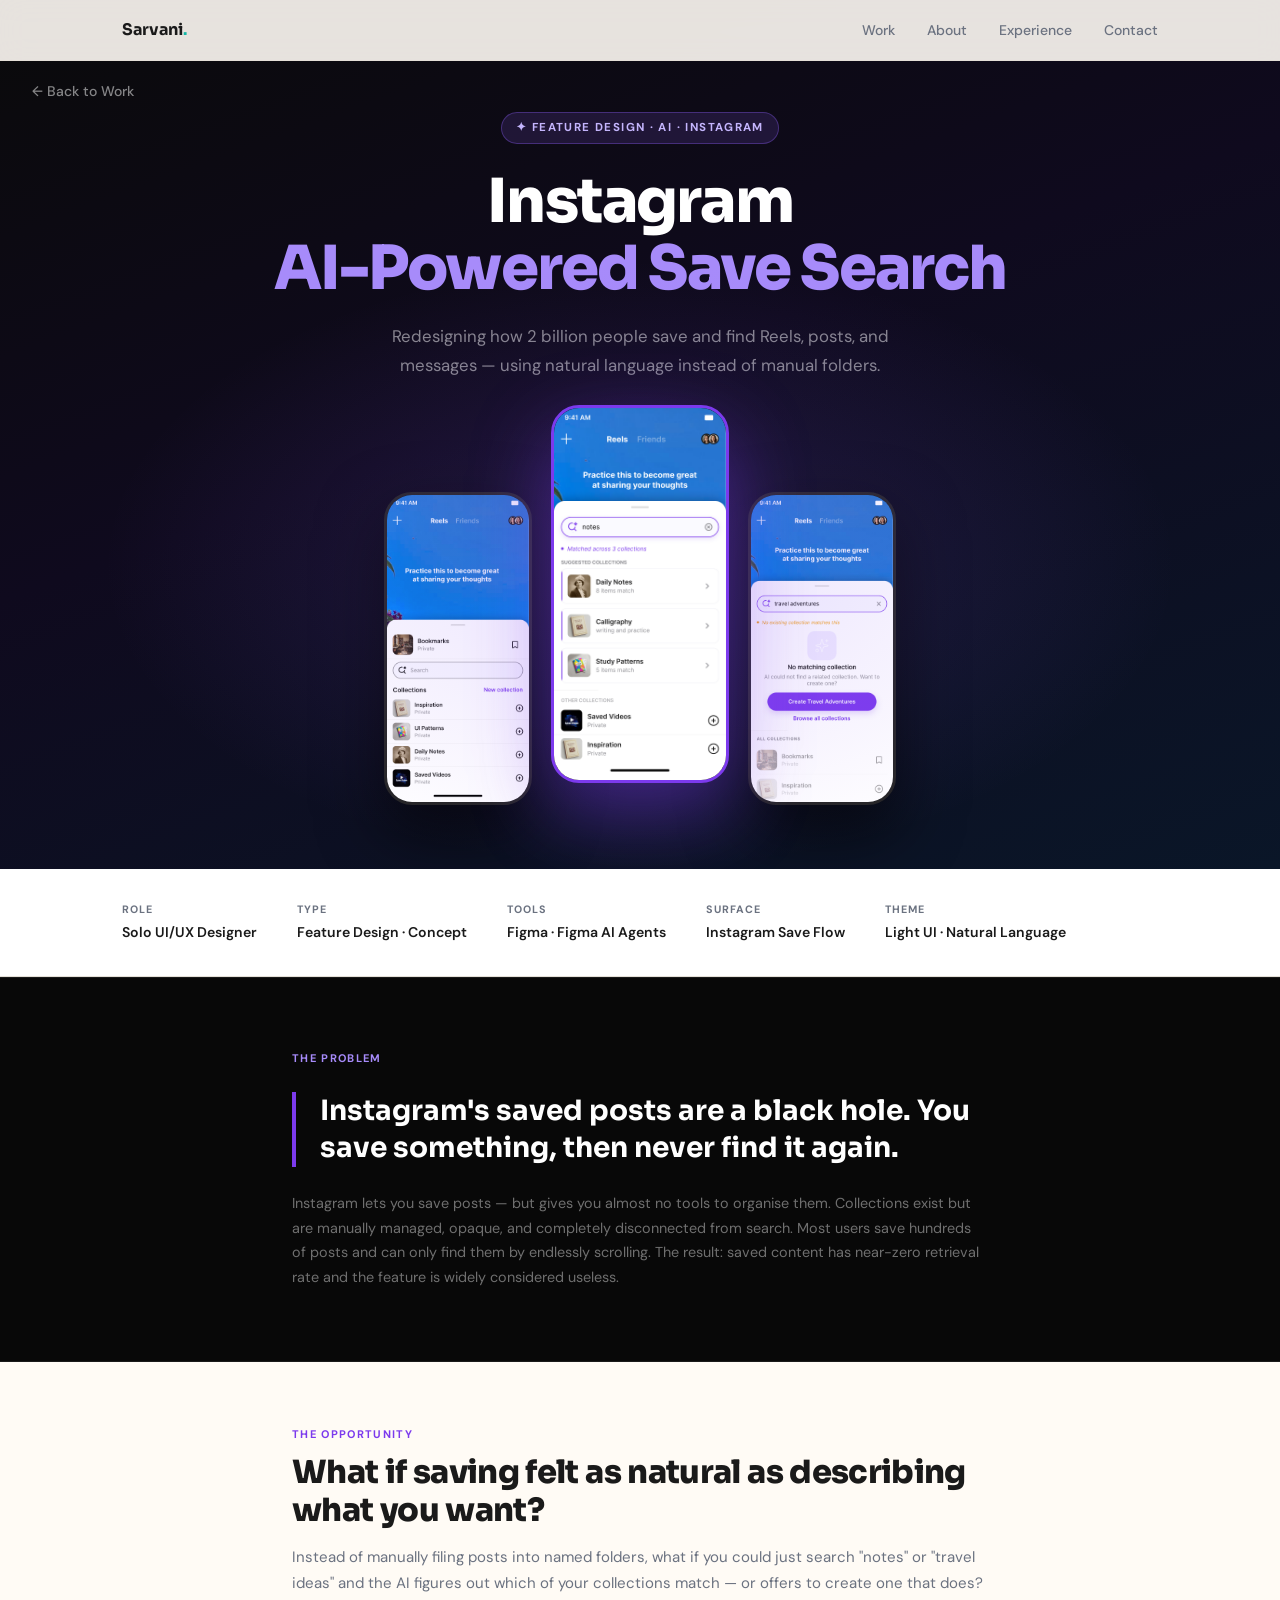
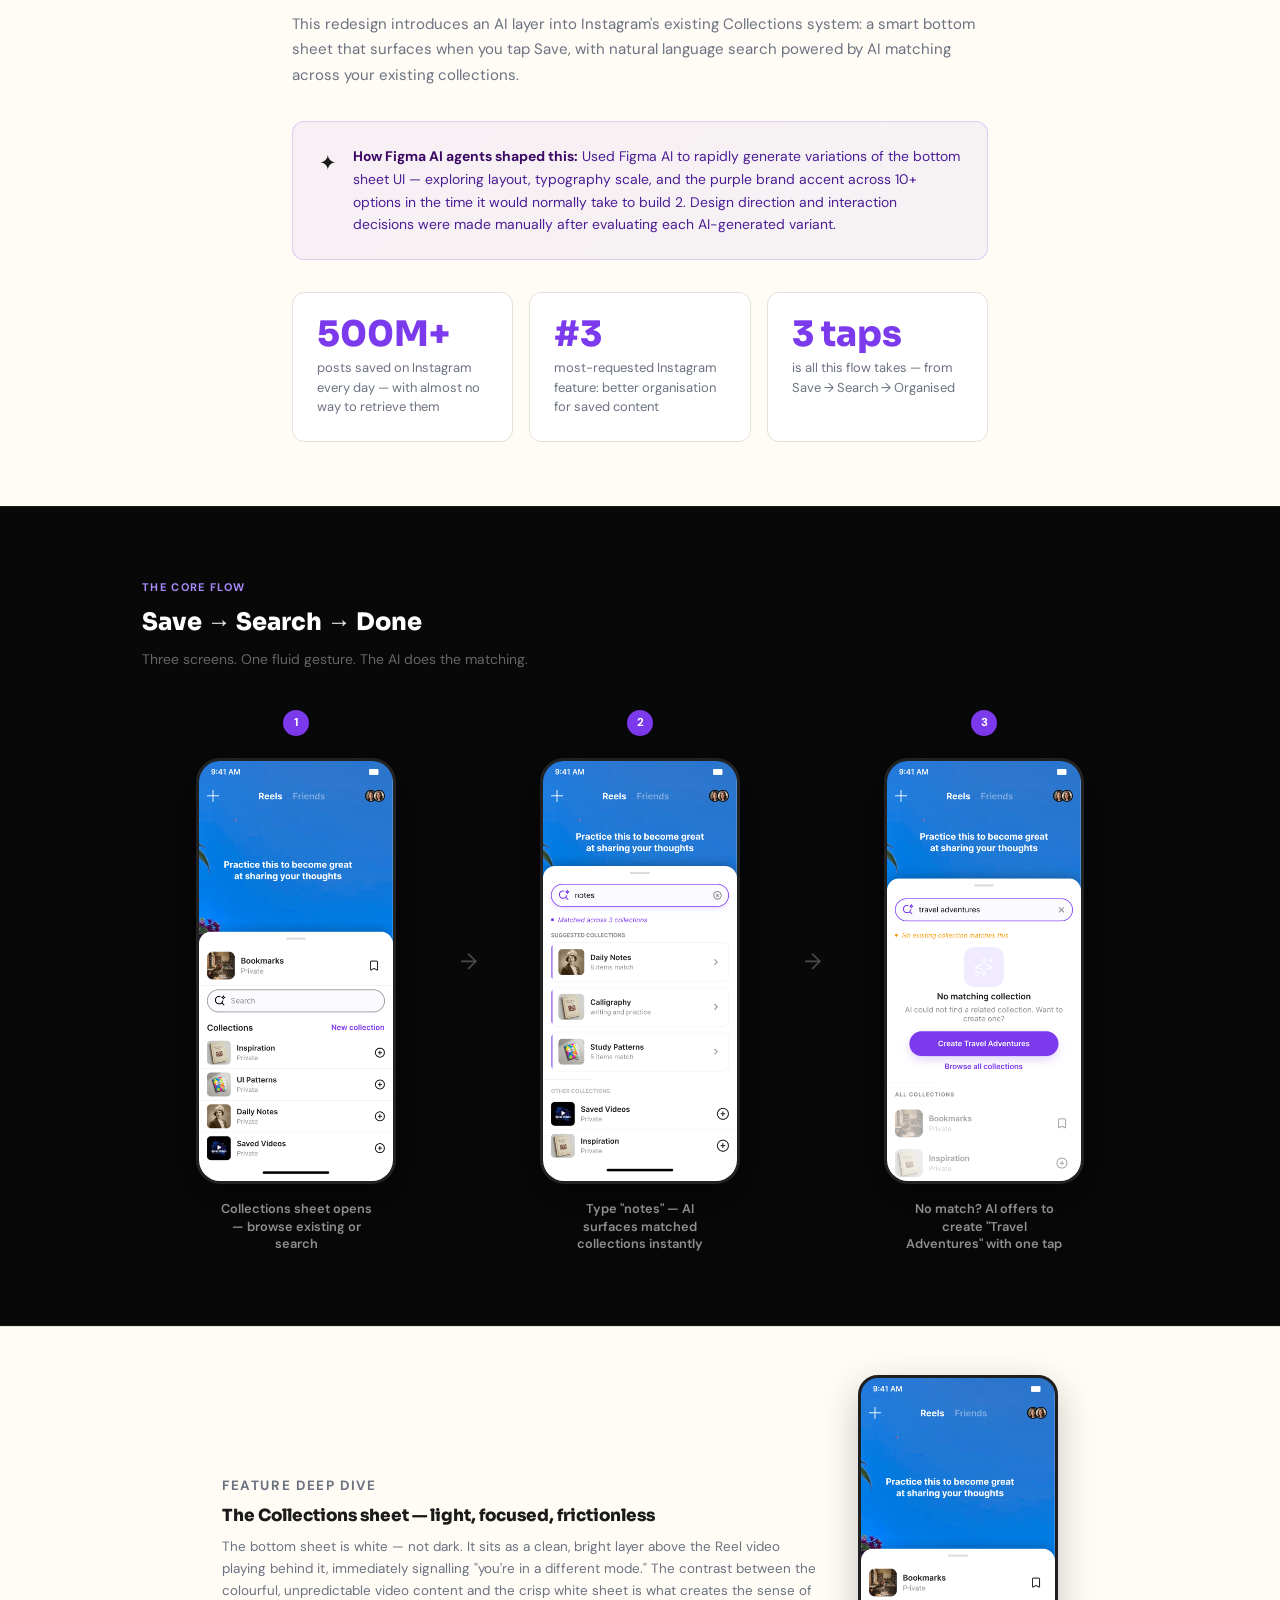
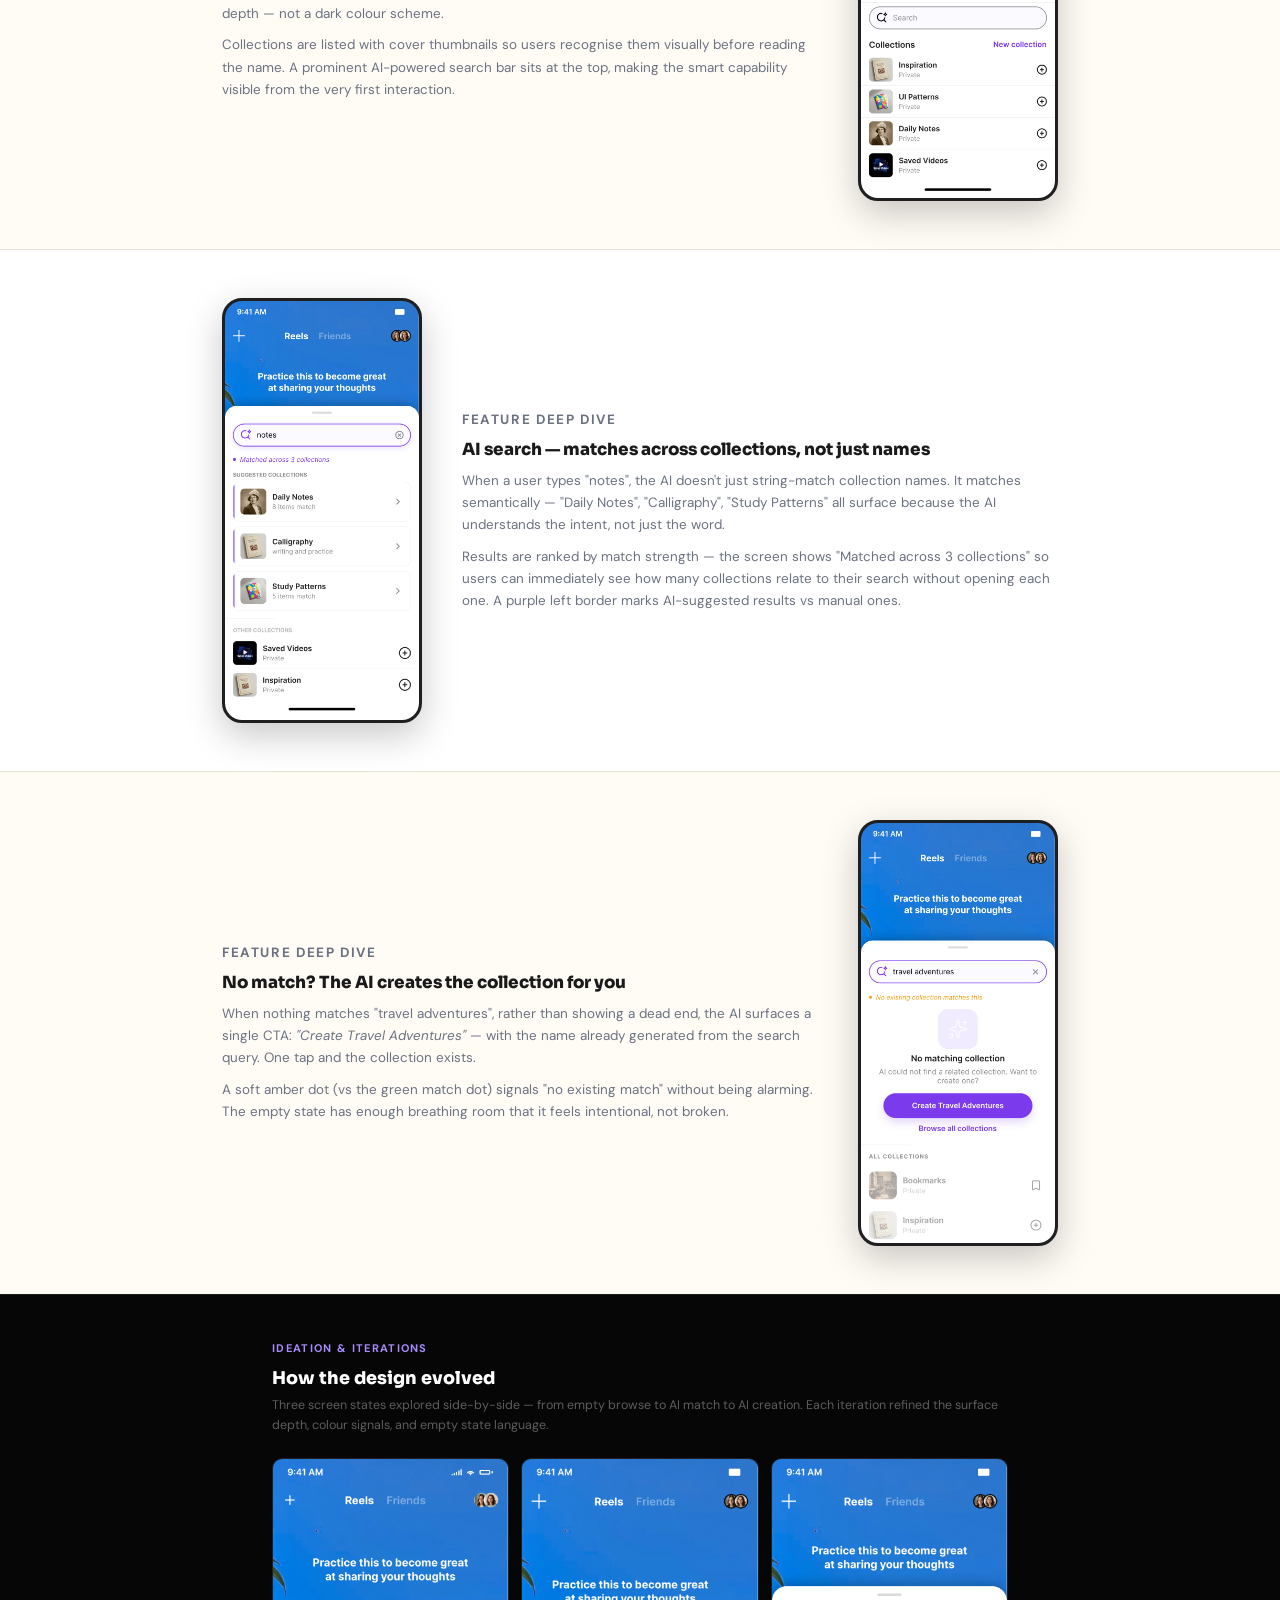
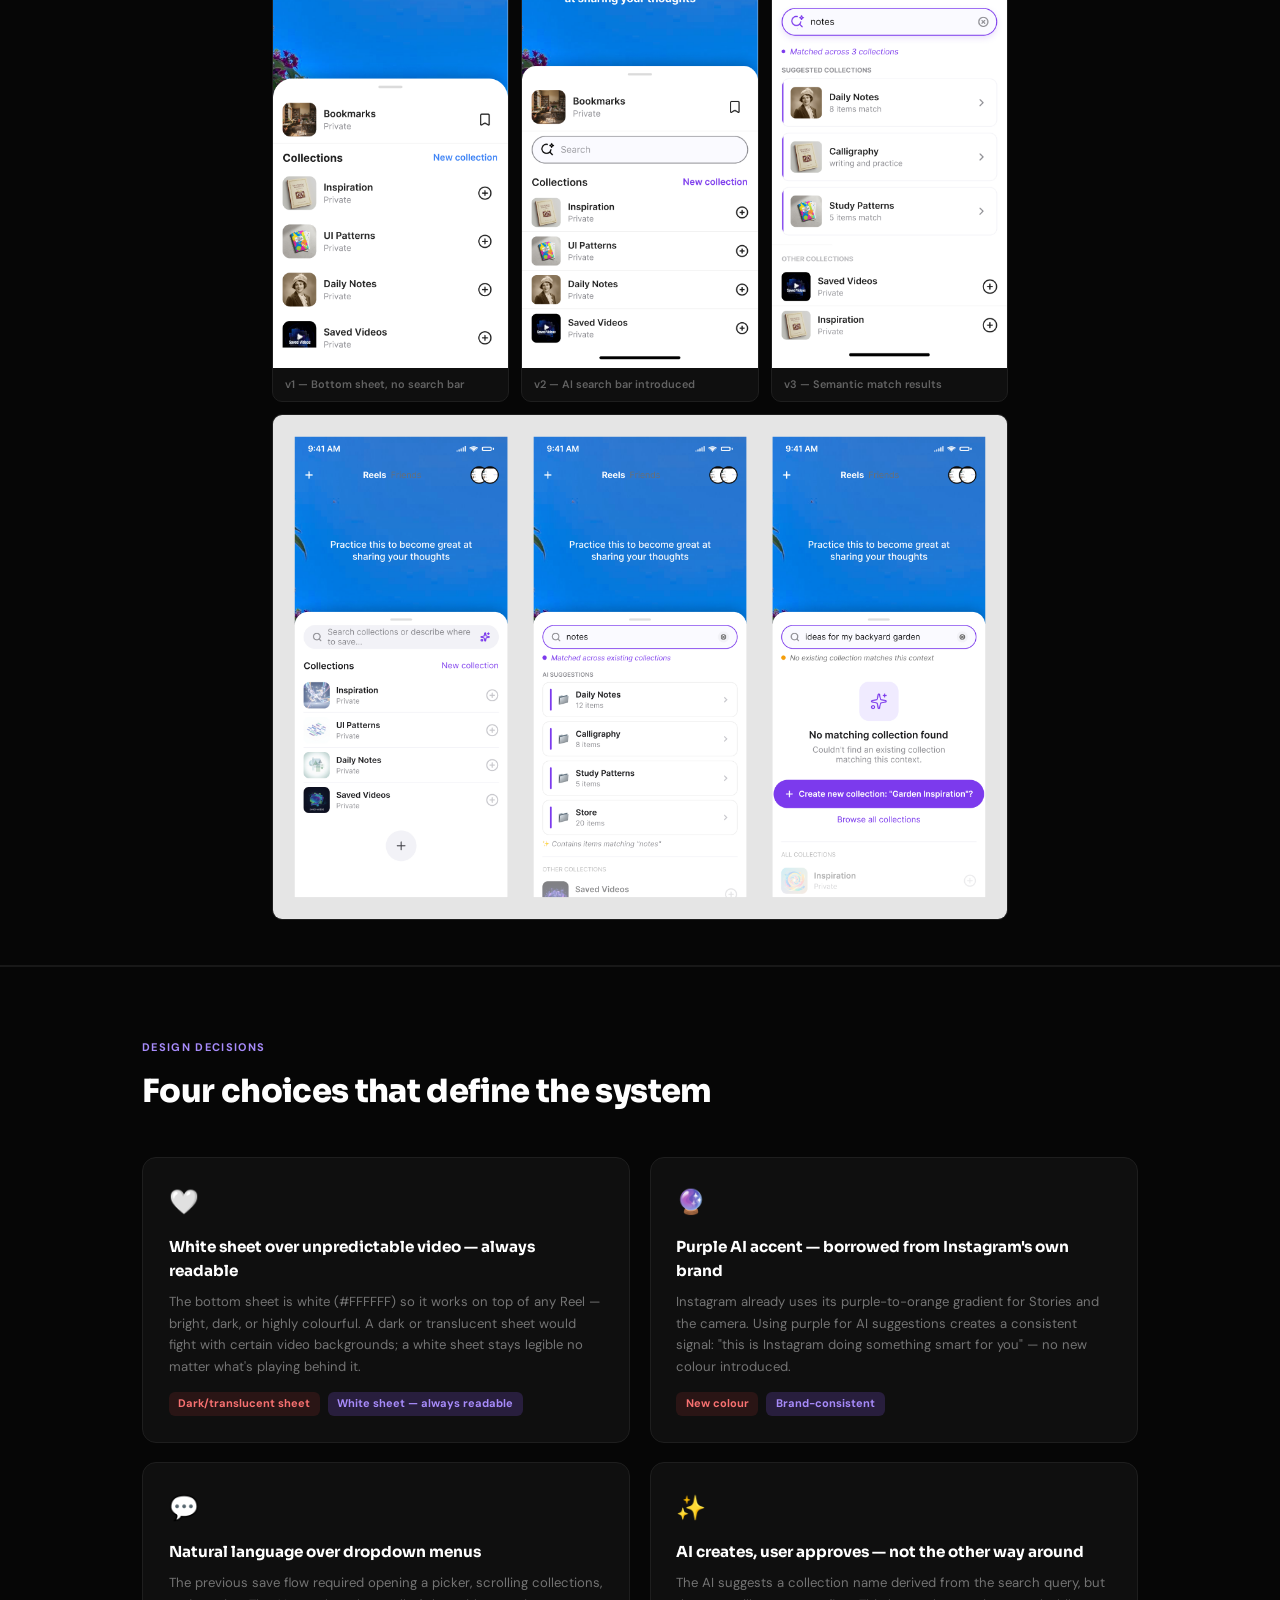
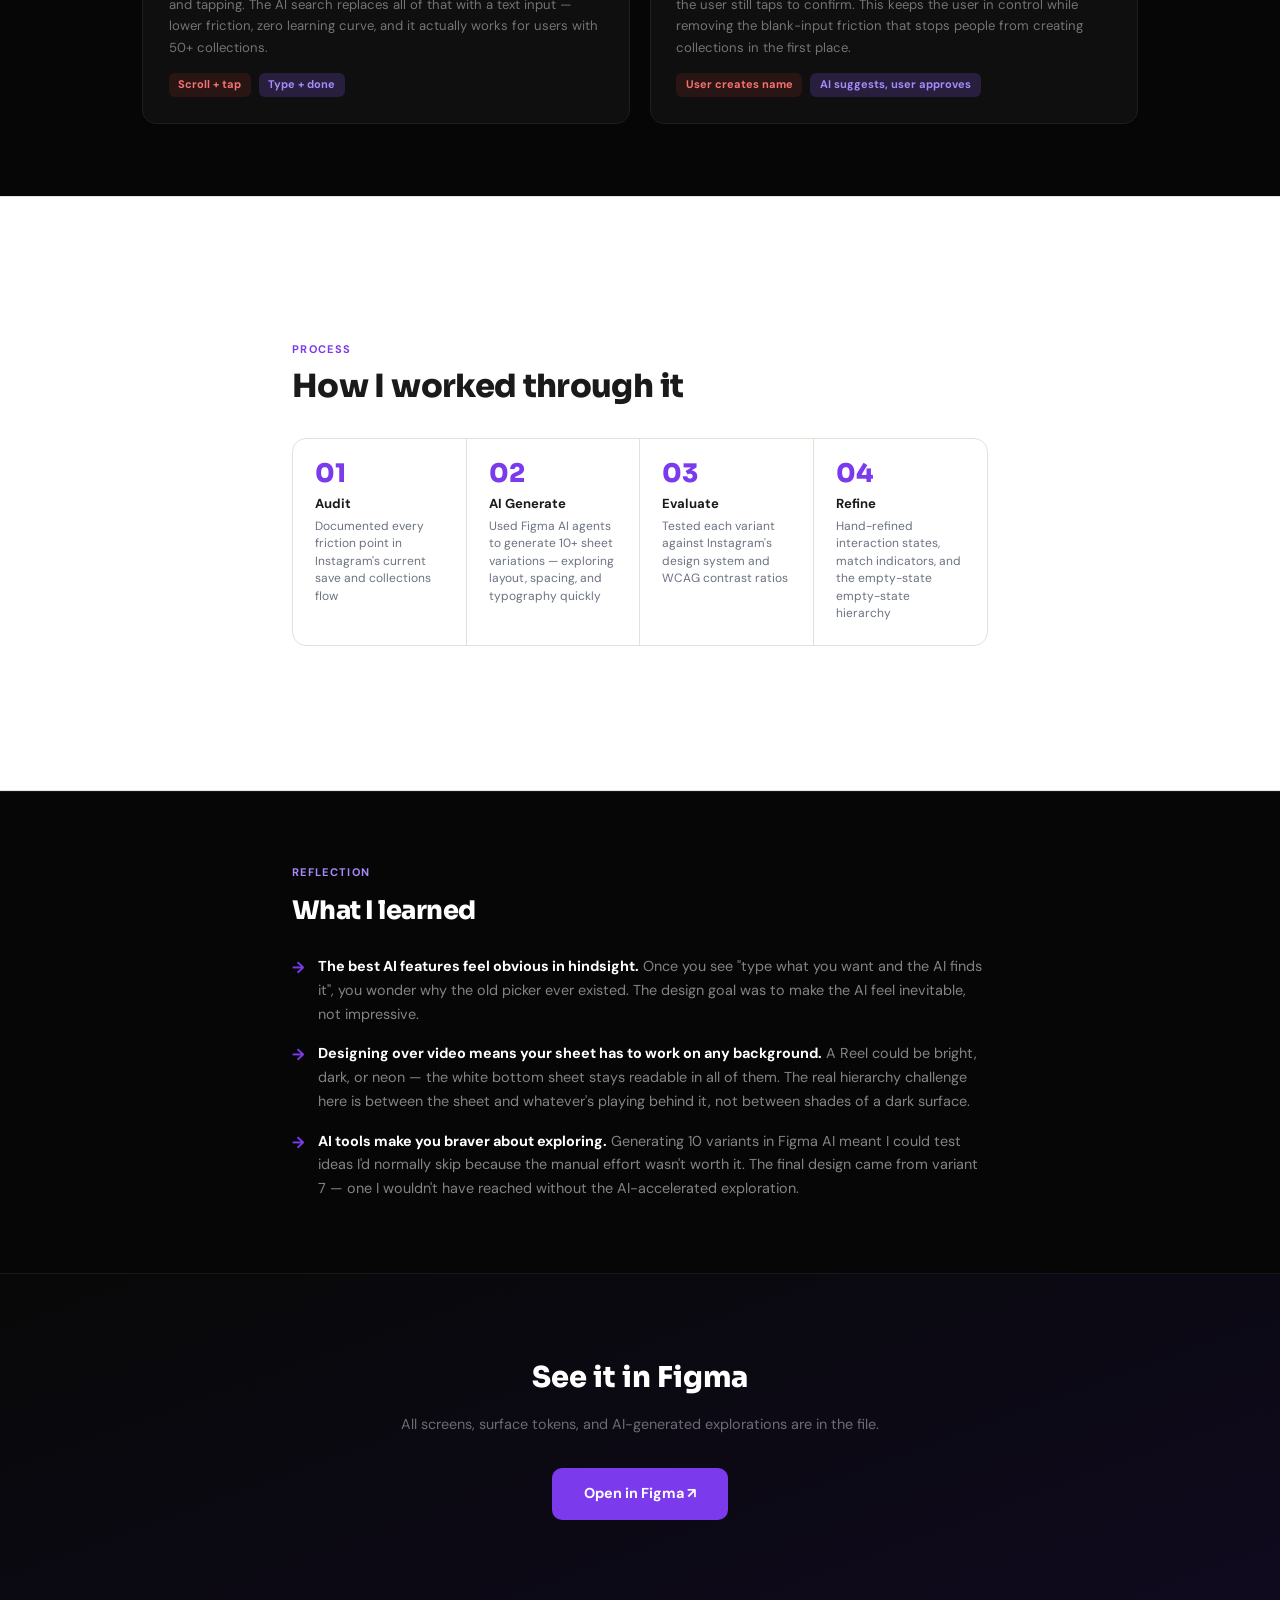
<file: instagram-redesign-case-study.html>
<!DOCTYPE html>
<html lang="en">
<head>
  <meta charset="UTF-8" />
  <meta name="viewport" content="width=device-width, initial-scale=1.0" />
  <title>Instagram AI-Powered Save Search — Case Study · Sarvani Vulavalapudi</title>
  <meta name="description" content="Case study: designing an AI-powered Save Search feature for Instagram that lets users find and organise saved posts, Reels, and messages using natural language." />
  <link rel="stylesheet" href="style.css" />
  <style>

    .cs-back {
      display: inline-flex; align-items: center; gap: 0.4rem;
      font-size: 0.875rem; font-weight: 500; color: rgba(255,255,255,0.5);
      text-decoration: none; transition: color 0.2s;
      position: absolute; top: 80px; left: 2rem; z-index: 10;
    }
    .cs-back:hover { color: #fff; }

    /* ── HERO ── */
    .cs-hero {
      min-height: 90vh;
      background: linear-gradient(160deg, #0a0a0a 0%, #0f0a1e 45%, #0a1628 100%);
      display: flex; flex-direction: column;
      align-items: center; justify-content: center;
      padding: 7rem 2rem 4rem;
      text-align: center; position: relative; overflow: hidden;
    }
    .cs-hero::before {
      content: '';
      position: absolute; inset: 0;
      background: radial-gradient(ellipse 60% 50% at 50% 65%, rgba(139,92,246,0.18) 0%, transparent 70%);
      pointer-events: none;
    }
    .cs-hero-tag {
      display: inline-flex; align-items: center; gap: 0.5rem;
      background: rgba(139,92,246,0.15); border: 1px solid rgba(139,92,246,0.35);
      color: #c4b5fd; font-size: 0.72rem; font-weight: 700;
      letter-spacing: 0.12em; text-transform: uppercase;
      padding: 0.35rem 0.9rem; border-radius: 20px; margin-bottom: 1.6rem;
    }
    .cs-hero h1 {
      font-family: 'Sora', sans-serif;
      font-size: clamp(2rem, 5.5vw, 3.8rem);
      font-weight: 800; color: #fff; line-height: 1.1;
      letter-spacing: -0.03em; margin-bottom: 1.2rem; max-width: 780px;
    }
    .cs-hero h1 em { font-style: normal; color: #a78bfa; }
    .cs-hero-sub {
      font-size: clamp(0.92rem, 1.5vw, 1.05rem);
      color: rgba(255,255,255,0.5); max-width: 520px; line-height: 1.7; margin-bottom: 3rem;
    }

    /* ── HERO 3-PHONE ROW ── */
    .hero-phones {
      display: flex; align-items: flex-end; justify-content: center;
      gap: 1.2rem; flex-wrap: wrap;
    }
    .hero-phone {
      width: 148px; border-radius: 28px; border: 3.5px solid #252525;
      background: #111; overflow: hidden;
      box-shadow: 0 24px 64px rgba(0,0,0,0.7);
    }
    .hero-phone.featured {
      width: 178px; transform: translateY(-22px);
      border-color: #7c3aed;
      box-shadow: 0 28px 80px rgba(124,58,237,0.45);
    }
    .hero-phone img { width: 100%; display: block; }

    /* ── META BAR ── */
    .cs-meta-bar {
      background: var(--surface); border-bottom: 1px solid var(--border);
    }
    .cs-meta {
      max-width: 1100px; margin: 0 auto; padding: 2rem 2rem;
      display: flex; flex-wrap: wrap; gap: 2.5rem;
    }
    .cs-meta-item { display: flex; flex-direction: column; gap: 0.2rem; }
    .cs-meta-label { font-size: 0.67rem; font-weight: 700; letter-spacing: 0.1em; text-transform: uppercase; color: var(--text-muted); }
    .cs-meta-val { font-size: 0.88rem; font-weight: 600; color: var(--text); }

    /* ── CONTENT CONTAINERS ── */
    .cs-section { max-width: 760px; margin: 0 auto; padding: 4rem 2rem; }
    .cs-wide { max-width: 1060px; margin: 0 auto; padding: 4rem 2rem; }
    .cs-label { font-size: 0.69rem; font-weight: 700; letter-spacing: 0.12em; text-transform: uppercase; color: #7c3aed; margin-bottom: 0.55rem; }
    .cs-h2 { font-family: 'Sora', sans-serif; font-size: clamp(1.4rem, 3vw, 2rem); font-weight: 800; color: var(--text); letter-spacing: -0.02em; margin-bottom: 1rem; line-height: 1.2; }
    .cs-body { font-size: 0.94rem; color: var(--text-muted); line-height: 1.72; }
    .cs-body + .cs-body { margin-top: 0.9rem; }

    /* ── PROBLEM DARK BAND ── */
    .problem-band { background: #080808; border-top: 1px solid #1a1a1a; border-bottom: 1px solid #1a1a1a; }
    .problem-inner { max-width: 760px; margin: 0 auto; padding: 4.5rem 2rem; }
    .problem-quote {
      font-family: 'Sora', sans-serif;
      font-size: clamp(1.25rem, 2.5vw, 1.75rem);
      font-weight: 700; color: #fff; line-height: 1.35;
      border-left: 4px solid #7c3aed; padding-left: 1.5rem; margin: 1.5rem 0;
    }
    .problem-sub { font-size: 0.9rem; color: rgba(255,255,255,0.42); line-height: 1.7; }

    /* ── STATS ROW ── */
    .stats-row { display: grid; grid-template-columns: repeat(3,1fr); gap: 1rem; margin-top: 2rem; }
    .stat-card { background: var(--surface); border: 1.5px solid var(--border); border-radius: 12px; padding: 1.5rem; }
    .stat-num { font-family: 'Sora', sans-serif; font-size: 2.2rem; font-weight: 800; color: #7c3aed; line-height: 1; margin-bottom: 0.4rem; }
    .stat-text { font-size: 0.81rem; color: var(--text-muted); line-height: 1.5; }

    /* ── AI CALLOUT ── */
    .ai-callout {
      display: flex; gap: 1rem; align-items: flex-start;
      background: linear-gradient(135deg, rgba(124,58,237,0.06), rgba(99,102,241,0.06));
      border: 1px solid rgba(124,58,237,0.2); border-radius: 12px;
      padding: 1.4rem 1.6rem; margin: 2rem 0;
    }
    .ai-icon { font-size: 1.3rem; flex-shrink: 0; margin-top: 0.1rem; }
    .ai-text { font-size: 0.87rem; color: #4c1d95; line-height: 1.65; }
    .ai-text strong { color: #3b0764; font-weight: 700; }

    /* ── FLOW SECTION (dark) ── */
    .flow-dark { background: #080808; border-top: 1px solid #1a1a1a; border-bottom: 1px solid #1a1a1a; }
    .flow-inner { max-width: 1060px; margin: 0 auto; padding: 4.5rem 2rem; }
    .flow-title { font-family: 'Sora', sans-serif; font-size: 1.5rem; font-weight: 800; color: #fff; margin-bottom: 0.4rem; }
    .flow-sub { font-size: 0.87rem; color: rgba(255,255,255,0.38); margin-bottom: 2.5rem; line-height: 1.6; }

    /* 3-column phone grid with arrows */
    .flow-screens {
      display: grid;
      grid-template-columns: 1fr 36px 1fr 36px 1fr;
      gap: 0; align-items: center;
    }
    .flow-phone-wrap { display: flex; flex-direction: column; align-items: center; gap: 1rem; }
    .flow-phone {
      width: 100%; max-width: 200px;
      background: #111; border-radius: 24px; border: 3px solid #222;
      overflow: hidden; box-shadow: 0 16px 48px rgba(0,0,0,0.6);
    }
    .flow-phone img { width: 100%; display: block; }
    .flow-step-num {
      width: 26px; height: 26px; border-radius: 50%;
      background: #7c3aed; color: #fff;
      font-size: 0.72rem; font-weight: 800;
      display: flex; align-items: center; justify-content: center;
      margin-bottom: 0.4rem;
    }
    .flow-caption { font-size: 0.8rem; font-weight: 600; color: rgba(255,255,255,0.55); text-align: center; max-width: 160px; line-height: 1.4; }
    .flow-arrow { display: flex; align-items: center; justify-content: center; color: #4a4a4a; font-size: 1.4rem; padding-bottom: 2.5rem; }

    /* ── WIDE FLOW IMAGE ── */
    .flow-wide-img {
      width: 100%; border-radius: 16px; overflow: hidden;
      border: 1px solid #1f1f1f;
      box-shadow: 0 20px 60px rgba(0,0,0,0.5);
      margin-top: 2.5rem;
    }
    .flow-wide-img img { width: 100%; display: block; }

    /* ── FEATURE SPLIT SECTIONS ── */
    .feature-bg { background: var(--bg); border-top: 1px solid var(--border); }
    .feature-bg.alt { background: var(--surface); }
    .feature-wrap {
      max-width: 900px; margin: 0 auto; padding: 3rem 2rem;
      display: grid; grid-template-columns: 1fr 200px; gap: 2.5rem; align-items: center;
    }
    .feature-wrap.flip { direction: rtl; }
    .feature-wrap.flip > * { direction: ltr; }
    .feature-text h3 { font-family: 'Sora', sans-serif; font-size: 1.05rem; font-weight: 800; color: var(--text); margin: 0.4rem 0 0.6rem; line-height: 1.2; }
    .feature-text p { font-size: 0.84rem; color: var(--text-muted); line-height: 1.65; }
    .feature-text p + p { margin-top: 0.6rem; }
    .feature-phone {
      background: #111; border-radius: 20px; border: 3px solid #1f1f1f;
      overflow: hidden; box-shadow: 0 12px 36px rgba(0,0,0,0.22);
    }
    .feature-phone img { width: 100%; display: block; }

    /* ── ITERATIONS ── */
    .iter-bg { background: #060606; border-top: 1px solid #181818; border-bottom: 1px solid #181818; }
    .iter-inner { max-width: 800px; margin: 0 auto; padding: 2.8rem 2rem; }
    .iter-title { font-family: 'Sora', sans-serif; font-size: 1.1rem; font-weight: 800; color: #fff; margin-bottom: 0.25rem; }
    .iter-sub { font-size: 0.78rem; color: rgba(255,255,255,0.35); margin-bottom: 1.4rem; }
    .iter-grid { display: grid; grid-template-columns: repeat(3,1fr); gap: 0.75rem; }
    .iter-card { background: #0f0f0f; border: 1px solid #1e1e1e; border-radius: 10px; overflow: hidden; }
    .iter-card img { width: 100%; display: block; }
    .iter-card-label { font-size: 0.68rem; font-weight: 600; color: rgba(255,255,255,0.35); padding: 0.5rem 0.75rem; }
    .iter-wide { width: 100%; border-radius: 10px; overflow: hidden; border: 1px solid #1e1e1e; margin-top: 0.75rem; }
    .iter-wide img { width: 100%; display: block; }

    /* ── DECISION CARDS (dark bg) ── */
    .decisions-dark { background: #060606; border-top: 1px solid #181818; }
    .decisions-inner { max-width: 1060px; margin: 0 auto; padding: 4.5rem 2rem; }
    .decisions-label { font-size: 0.69rem; font-weight: 700; letter-spacing: 0.12em; text-transform: uppercase; color: #a78bfa; margin-bottom: 0.55rem; }
    .decisions-title { font-family: 'Sora', sans-serif; font-size: clamp(1.4rem, 3vw, 2rem); font-weight: 800; color: #fff; margin-bottom: 2.5rem; letter-spacing: -0.02em; }
    .decisions-grid { display: grid; grid-template-columns: repeat(2,1fr); gap: 1.2rem; }
    .dc {
      background: #0f0f0f; border: 1px solid #1e1e1e; border-radius: 14px;
      padding: 1.6rem; transition: border-color 0.2s;
    }
    .dc:hover { border-color: #7c3aed; }
    .dc-icon { font-size: 1.5rem; margin-bottom: 0.8rem; }
    .dc h4 { font-family: 'Sora', sans-serif; font-size: 0.95rem; font-weight: 700; color: #fff; margin-bottom: 0.5rem; }
    .dc p { font-size: 0.82rem; color: rgba(255,255,255,0.42); line-height: 1.65; }
    .dc-tags { display: flex; gap: 0.5rem; margin-top: 0.9rem; flex-wrap: wrap; }
    .dct { font-size: 0.69rem; font-weight: 700; padding: 0.2rem 0.6rem; border-radius: 6px; }
    .dct-before { background: rgba(239,68,68,0.12); color: #f87171; }
    .dct-after  { background: rgba(139,92,246,0.2); color: #a78bfa; }

    /* ── PROCESS STRIP ── */
    .process-strip {
      display: grid; grid-template-columns: repeat(4,1fr);
      border: 1px solid var(--border); border-radius: var(--radius); overflow: hidden; margin-top: 2rem;
    }
    .ps { padding: 1.4rem; border-right: 1px solid var(--border); }
    .ps:last-child { border-right: none; }
    .ps-num { font-family: 'Sora', sans-serif; font-size: 1.6rem; font-weight: 800; color: #7c3aed; line-height: 1; margin-bottom: 0.4rem; }
    .ps-title { font-size: 0.82rem; font-weight: 700; color: var(--text); margin-bottom: 0.25rem; }
    .ps-desc { font-size: 0.75rem; color: var(--text-muted); line-height: 1.45; }

    /* ── REFLECTION ── */
    .reflection-dark { background: #060606; border-top: 1px solid #181818; }
    .reflection-inner { max-width: 760px; margin: 0 auto; padding: 4.5rem 2rem; }
    .reflection-list { list-style: none; display: flex; flex-direction: column; gap: 1rem; margin-top: 1.5rem; }
    .reflection-list li { display: flex; gap: 0.9rem; }
    .reflection-list li::before { content: '→'; color: #7c3aed; font-weight: 700; flex-shrink: 0; }
    .reflection-list li span { font-size: 0.9rem; color: rgba(255,255,255,0.5); line-height: 1.65; }
    .reflection-list li span strong { color: #fff; }

    /* ── CTA ── */
    .cs-cta { background: linear-gradient(160deg, #080808, #0f0a1e); border-top: 1px solid #181818; }
    .cs-cta-inner { max-width: 560px; margin: 0 auto; padding: 5rem 2rem; text-align: center; }
    .cs-cta-inner h2 { font-family: 'Sora', sans-serif; font-size: 1.8rem; font-weight: 800; color: #fff; margin-bottom: 0.8rem; }
    .cs-cta-inner p { font-size: 0.9rem; color: rgba(255,255,255,0.4); margin-bottom: 2rem; }
    .btn-violet { display: inline-flex; align-items: center; gap: 0.5rem; background: #7c3aed; color: #fff; font-weight: 700; font-size: 0.9rem; padding: 0.9rem 2rem; border-radius: 10px; text-decoration: none; transition: background 0.2s, transform 0.2s; }
    .btn-violet:hover { background: #6d28d9; transform: translateY(-2px); }

    @media (max-width: 768px) {
      .stats-row { grid-template-columns: 1fr; }
      .flow-screens { grid-template-columns: 1fr; }
      .flow-arrow { display: none; }
      .feature-wrap { grid-template-columns: 1fr; gap: 2rem; }
      .feature-wrap.flip { direction: ltr; }
      .decisions-grid { grid-template-columns: 1fr; }
      .process-strip { grid-template-columns: repeat(2,1fr); }
      .ps:nth-child(2) { border-right: none; }
      .ps:nth-child(1), .ps:nth-child(2) { border-bottom: 1px solid var(--border); }
    }
  </style>
</head>
<body>

  <!-- NAV -->
  <nav>
    <div class="nav-inner">
      <a class="nav-logo" href="index.html">Sarvani<span>.</span></a>
      <ul class="nav-links">
        <li><a href="index.html#projects">Work</a></li>
        <li><a href="index.html#about">About</a></li>
        <li><a href="index.html#experience">Experience</a></li>
        <li><a href="index.html#contact">Contact</a></li>
      </ul>
    </div>
  </nav>

  <!-- ── HERO ── -->
  <section class="cs-hero">
    <a class="cs-back" href="index.html">← Back to Work</a>
    <div class="cs-hero-tag">✦ Feature Design · AI · Instagram</div>
    <h1>Instagram<br><em>AI-Powered Save Search</em></h1>
    <p class="cs-hero-sub">Redesigning how 2 billion people save and find Reels, posts, and messages — using natural language instead of manual folders.</p>

    <div class="hero-phones">
      <div class="hero-phone">
        <img src="assets/ig-ai-browse.png" alt="Browse collections" />
      </div>
      <div class="hero-phone featured">
        <img src="assets/ig-ai-search-match.png" alt="AI search matched" />
      </div>
      <div class="hero-phone">
        <img src="assets/ig-ai-search-create.png" alt="AI creates new collection" />
      </div>
    </div>
  </section>

  <!-- ── META ── -->
  <div class="cs-meta-bar">
    <div class="cs-meta">
      <div class="cs-meta-item"><span class="cs-meta-label">Role</span><span class="cs-meta-val">Solo UI/UX Designer</span></div>
      <div class="cs-meta-item"><span class="cs-meta-label">Type</span><span class="cs-meta-val">Feature Design · Concept</span></div>
      <div class="cs-meta-item"><span class="cs-meta-label">Tools</span><span class="cs-meta-val">Figma · Figma AI Agents</span></div>
      <div class="cs-meta-item"><span class="cs-meta-label">Surface</span><span class="cs-meta-val">Instagram Save Flow</span></div>
      <div class="cs-meta-item"><span class="cs-meta-label">Theme</span><span class="cs-meta-val">Light UI · Natural Language</span></div>
    </div>
  </div>

  <!-- ── PROBLEM ── -->
  <div class="problem-band">
    <div class="problem-inner">
      <p style="font-size:0.69rem;font-weight:700;letter-spacing:0.12em;text-transform:uppercase;color:#a78bfa;margin-bottom:0.55rem;">The Problem</p>
      <div class="problem-quote">Instagram's saved posts are a black hole. You save something, then never find it again.</div>
      <p class="problem-sub">Instagram lets you save posts — but gives you almost no tools to organise them. Collections exist but are manually managed, opaque, and completely disconnected from search. Most users save hundreds of posts and can only find them by endlessly scrolling. The result: saved content has near-zero retrieval rate and the feature is widely considered useless.</p>
    </div>
  </div>

  <!-- ── CONTEXT ── -->
  <div class="cs-section">
    <p class="cs-label">The Opportunity</p>
    <h2 class="cs-h2">What if saving felt as natural as describing what you want?</h2>
    <p class="cs-body">Instead of manually filing posts into named folders, what if you could just search "notes" or "travel ideas" and the AI figures out which of your collections match — or offers to create one that does?</p>
    <p class="cs-body">This redesign introduces an AI layer into Instagram's existing Collections system: a smart bottom sheet that surfaces when you tap Save, with natural language search powered by AI matching across your existing collections.</p>

    <div class="ai-callout">
      <div class="ai-icon">✦</div>
      <div class="ai-text">
        <strong>How Figma AI agents shaped this:</strong> Used Figma AI to rapidly generate variations of the bottom sheet UI — exploring layout, typography scale, and the purple brand accent across 10+ options in the time it would normally take to build 2. Design direction and interaction decisions were made manually after evaluating each AI-generated variant.
      </div>
    </div>

    <div class="stats-row">
      <div class="stat-card">
        <div class="stat-num">500M+</div>
        <div class="stat-text">posts saved on Instagram every day — with almost no way to retrieve them</div>
      </div>
      <div class="stat-card">
        <div class="stat-num">#3</div>
        <div class="stat-text">most-requested Instagram feature: better organisation for saved content</div>
      </div>
      <div class="stat-card">
        <div class="stat-num">3 taps</div>
        <div class="stat-text">is all this flow takes — from Save → Search → Organised</div>
      </div>
    </div>
  </div>

  <!-- ── CORE FLOW (dark) ── -->
  <div class="flow-dark">
    <div class="flow-inner">
      <p style="font-size:0.69rem;font-weight:700;letter-spacing:0.12em;text-transform:uppercase;color:#a78bfa;margin-bottom:0.4rem;">The Core Flow</p>
      <div class="flow-title">Save → Search → Done</div>
      <p class="flow-sub">Three screens. One fluid gesture. The AI does the matching.</p>

      <div class="flow-screens">
        <div class="flow-phone-wrap">
          <div class="flow-step-num">1</div>
          <div class="flow-phone">
            <img src="assets/ig-ai-browse.png" alt="Browse collections" />
          </div>
          <div class="flow-caption">Collections sheet opens — browse existing or search</div>
        </div>
        <div class="flow-arrow">→</div>
        <div class="flow-phone-wrap">
          <div class="flow-step-num">2</div>
          <div class="flow-phone">
            <img src="assets/ig-ai-search-match.png" alt="AI matches collections" />
          </div>
          <div class="flow-caption">Type "notes" — AI surfaces matched collections instantly</div>
        </div>
        <div class="flow-arrow">→</div>
        <div class="flow-phone-wrap">
          <div class="flow-step-num">3</div>
          <div class="flow-phone">
            <img src="assets/ig-ai-search-create.png" alt="AI creates new collection" />
          </div>
          <div class="flow-caption">No match? AI offers to create "Travel Adventures" with one tap</div>
        </div>
      </div>

    </div>
  </div>

  <!-- ── FEATURE: BROWSE ── -->
  <div class="feature-bg">
    <div class="feature-wrap">
      <div class="feature-text">
        <p class="cs-label">Feature Deep Dive</p>
        <h3>The Collections sheet — light, focused, frictionless</h3>
        <p>The bottom sheet is white — not dark. It sits as a clean, bright layer above the Reel video playing behind it, immediately signalling "you're in a different mode." The contrast between the colourful, unpredictable video content and the crisp white sheet is what creates the sense of depth — not a dark colour scheme.</p>
        <p>Collections are listed with cover thumbnails so users recognise them visually before reading the name. A prominent AI-powered search bar sits at the top, making the smart capability visible from the very first interaction.</p>
      </div>
      <div class="feature-phone">
        <img src="assets/ig-ai-browse.png" alt="Collections browse sheet" />
      </div>
    </div>
  </div>

  <!-- ── FEATURE: AI SEARCH MATCH ── -->
  <div class="feature-bg alt">
    <div class="feature-wrap flip">
      <div class="feature-text">
        <p class="cs-label">Feature Deep Dive</p>
        <h3>AI search — matches across collections, not just names</h3>
        <p>When a user types "notes", the AI doesn't just string-match collection names. It matches semantically — "Daily Notes", "Calligraphy", "Study Patterns" all surface because the AI understands the intent, not just the word.</p>
        <p>Results are ranked by match strength — the screen shows "Matched across 3 collections" so users can immediately see how many collections relate to their search without opening each one. A purple left border marks AI-suggested results vs manual ones.</p>
      </div>
      <div class="feature-phone">
        <img src="assets/ig-ai-search-match.png" alt="AI collection search matched" />
      </div>
    </div>
  </div>

  <!-- ── FEATURE: CREATE NEW ── -->
  <div class="feature-bg">
    <div class="feature-wrap">
      <div class="feature-text">
        <p class="cs-label">Feature Deep Dive</p>
        <h3>No match? The AI creates the collection for you</h3>
        <p>When nothing matches "travel adventures", rather than showing a dead end, the AI surfaces a single CTA: <em>"Create Travel Adventures"</em> — with the name already generated from the search query. One tap and the collection exists.</p>
        <p>A soft amber dot (vs the green match dot) signals "no existing match" without being alarming. The empty state has enough breathing room that it feels intentional, not broken.</p>
      </div>
      <div class="feature-phone">
        <img src="assets/ig-ai-search-create.png" alt="AI creates new collection" />
      </div>
    </div>
  </div>

  <!-- ── ITERATIONS ── -->
  <div class="iter-bg">
    <div class="iter-inner">
      <p style="font-size:0.69rem;font-weight:700;letter-spacing:0.12em;text-transform:uppercase;color:#a78bfa;margin-bottom:0.4rem;">Ideation & Iterations</p>
      <div class="iter-title">How the design evolved</div>
      <p class="iter-sub">Three screen states explored side-by-side — from empty browse to AI match to AI creation. Each iteration refined the surface depth, colour signals, and empty state language.</p>
      <div class="iter-grid">
        <div class="iter-card">
          <img src="assets/ig-ai-sheet.png" alt="Iteration 1 — initial sheet" />
          <div class="iter-card-label">v1 — Bottom sheet, no search bar</div>
        </div>
        <div class="iter-card">
          <img src="assets/ig-ai-browse.png" alt="Iteration 2 — search added" />
          <div class="iter-card-label">v2 — AI search bar introduced</div>
        </div>
        <div class="iter-card">
          <img src="assets/ig-ai-search-match.png" alt="Iteration 3 — match state" />
          <div class="iter-card-label">v3 — Semantic match results</div>
        </div>
      </div>
      <div class="iter-wide">
        <img src="assets/ig-ai-flow.png" alt="Full iteration overview" />
      </div>
    </div>
  </div>

  <!-- ── DESIGN DECISIONS ── -->
  <div class="decisions-dark">
    <div class="decisions-inner">
      <p class="decisions-label">Design Decisions</p>
      <h2 class="decisions-title">Four choices that define the system</h2>
      <div class="decisions-grid">

        <div class="dc">
          <div class="dc-icon">🤍</div>
          <h4>White sheet over unpredictable video — always readable</h4>
          <p>The bottom sheet is white (#FFFFFF) so it works on top of any Reel — bright, dark, or highly colourful. A dark or translucent sheet would fight with certain video backgrounds; a white sheet stays legible no matter what's playing behind it.</p>
          <div class="dc-tags">
            <span class="dct dct-before">Dark/translucent sheet</span>
            <span class="dct dct-after">White sheet — always readable</span>
          </div>
        </div>

        <div class="dc">
          <div class="dc-icon">🔮</div>
          <h4>Purple AI accent — borrowed from Instagram's own brand</h4>
          <p>Instagram already uses its purple-to-orange gradient for Stories and the camera. Using purple for AI suggestions creates a consistent signal: "this is Instagram doing something smart for you" — no new colour introduced.</p>
          <div class="dc-tags">
            <span class="dct dct-before">New colour</span>
            <span class="dct dct-after">Brand-consistent</span>
          </div>
        </div>

        <div class="dc">
          <div class="dc-icon">💬</div>
          <h4>Natural language over dropdown menus</h4>
          <p>The previous save flow required opening a picker, scrolling collections, and tapping. The AI search replaces all of that with a text input — lower friction, zero learning curve, and it actually works for users with 50+ collections.</p>
          <div class="dc-tags">
            <span class="dct dct-before">Scroll + tap</span>
            <span class="dct dct-after">Type + done</span>
          </div>
        </div>

        <div class="dc">
          <div class="dc-icon">✨</div>
          <h4>AI creates, user approves — not the other way around</h4>
          <p>The AI suggests a collection name derived from the search query, but the user still taps to confirm. This keeps the user in control while removing the blank-input friction that stops people from creating collections in the first place.</p>
          <div class="dc-tags">
            <span class="dct dct-before">User creates name</span>
            <span class="dct dct-after">AI suggests, user approves</span>
          </div>
        </div>

      </div>
    </div>
  </div>

  <!-- ── PROCESS ── -->
  <section style="background: var(--surface); border-top: 1px solid var(--border); border-bottom: 1px solid var(--border);">
    <div class="cs-section">
      <p class="cs-label">Process</p>
      <h2 class="cs-h2">How I worked through it</h2>
      <div class="process-strip">
        <div class="ps">
          <div class="ps-num">01</div>
          <div class="ps-title">Audit</div>
          <div class="ps-desc">Documented every friction point in Instagram's current save and collections flow</div>
        </div>
        <div class="ps">
          <div class="ps-num">02</div>
          <div class="ps-title">AI Generate</div>
          <div class="ps-desc">Used Figma AI agents to generate 10+ sheet variations — exploring layout, spacing, and typography quickly</div>
        </div>
        <div class="ps">
          <div class="ps-num">03</div>
          <div class="ps-title">Evaluate</div>
          <div class="ps-desc">Tested each variant against Instagram's design system and WCAG contrast ratios</div>
        </div>
        <div class="ps" style="border-right:none;">
          <div class="ps-num">04</div>
          <div class="ps-title">Refine</div>
          <div class="ps-desc">Hand-refined interaction states, match indicators, and the empty-state empty-state hierarchy</div>
        </div>
      </div>
    </div>
  </section>

  <!-- ── REFLECTION ── -->
  <div class="reflection-dark">
    <div class="reflection-inner">
      <p style="font-size:0.69rem;font-weight:700;letter-spacing:0.12em;text-transform:uppercase;color:#a78bfa;margin-bottom:0.55rem;">Reflection</p>
      <h2 style="font-family:'Sora',sans-serif;font-size:1.6rem;font-weight:800;color:#fff;margin-bottom:1.5rem;letter-spacing:-0.02em;">What I learned</h2>
      <ul class="reflection-list">
        <li><span><strong>The best AI features feel obvious in hindsight.</strong> Once you see "type what you want and the AI finds it", you wonder why the old picker ever existed. The design goal was to make the AI feel inevitable, not impressive.</span></li>
        <li><span><strong>Designing over video means your sheet has to work on any background.</strong> A Reel could be bright, dark, or neon — the white bottom sheet stays readable in all of them. The real hierarchy challenge here is between the sheet and whatever's playing behind it, not between shades of a dark surface.</span></li>
        <li><span><strong>AI tools make you braver about exploring.</strong> Generating 10 variants in Figma AI meant I could test ideas I'd normally skip because the manual effort wasn't worth it. The final design came from variant 7 — one I wouldn't have reached without the AI-accelerated exploration.</span></li>
      </ul>
    </div>
  </div>

  <!-- ── CTA ── -->
  <div class="cs-cta">
    <div class="cs-cta-inner">
      <h2>See it in Figma</h2>
      <p>All screens, surface tokens, and AI-generated explorations are in the file.</p>
      <a class="btn-violet" href="https://www.figma.com/design/YWAlX7N2e0wFp8mjtMPcdP/Redesign" target="_blank" rel="noopener">Open in Figma ↗</a>
    </div>
  </div>

</body>
</html>
</file>
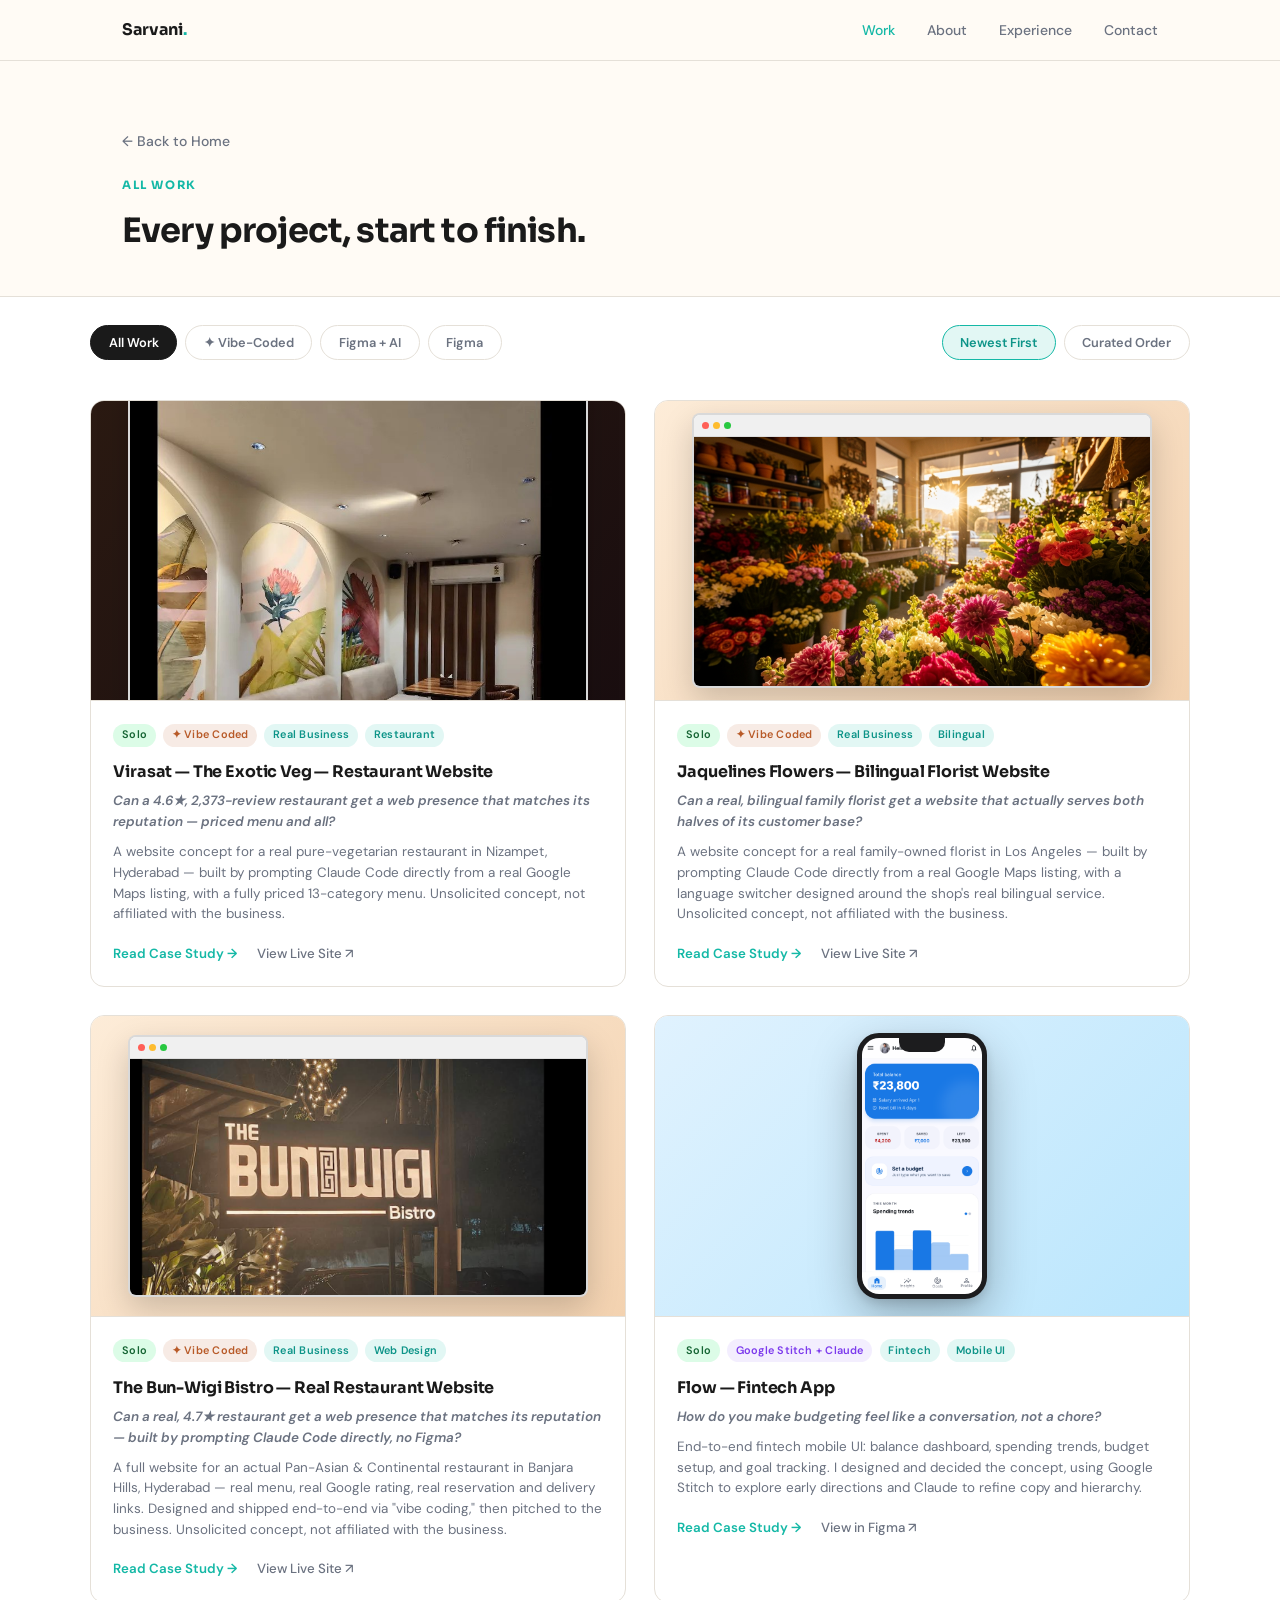
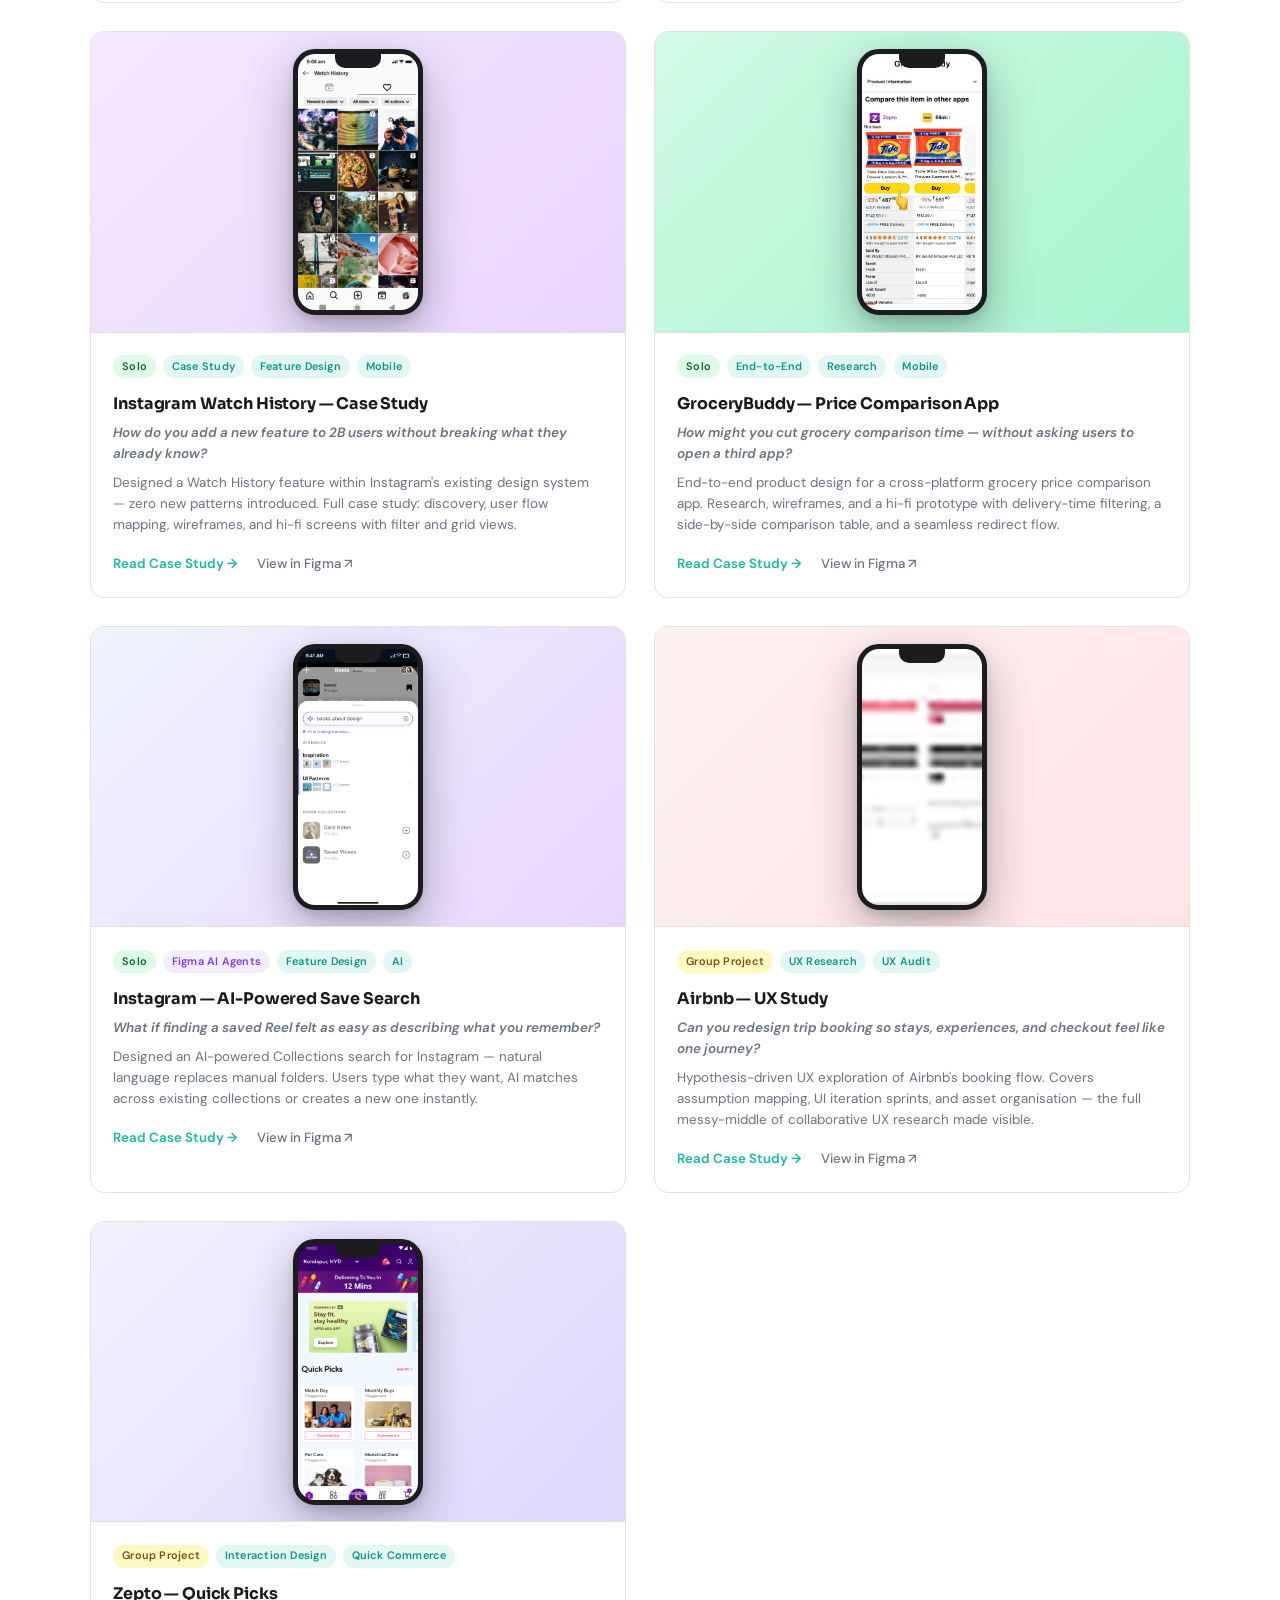
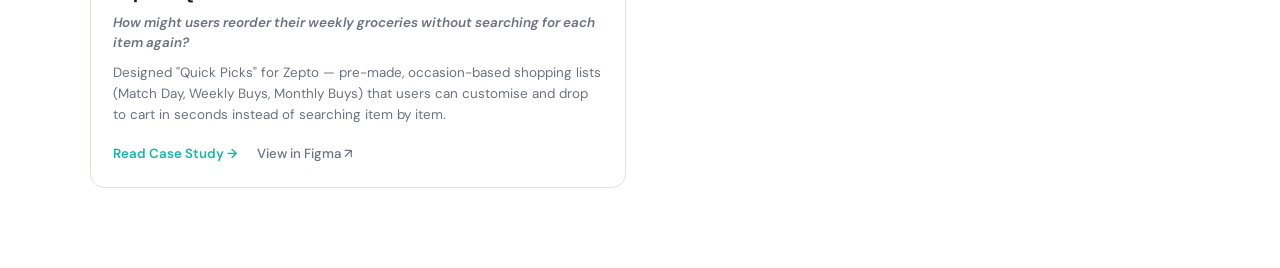
<file: work.html>
<!DOCTYPE html>
<html lang="en">
<head>
  <meta charset="UTF-8" />
  <meta name="viewport" content="width=device-width, initial-scale=1.0" />
  <title>All Work — Sarvani Vulavalapudi</title>
  <meta name="description" content="Every project — fintech, social, commerce, and AI-built real-business website concepts — by Sarvani Vulavalapudi, Product Designer." />
  <link rel="stylesheet" href="style.css" />
  <style>
    .work-hero { padding: 8rem 2rem 2rem; max-width: var(--max); margin: 0 auto; }
    .work-hero .cs-back { display: inline-flex; align-items: center; gap: 0.4rem; font-size: 0.875rem; font-weight: 500; color: var(--text-muted); text-decoration: none; margin-bottom: 1.5rem; }
    .work-hero .cs-back:hover { color: var(--accent); }
  </style>
</head>
<body>

  <!-- NAV -->
  <nav>
    <div class="nav-inner">
      <a class="nav-logo" href="index.html">Sarvani<span>.</span></a>
      <ul class="nav-links">
        <li><a href="work.html" class="active">Work</a></li>
        <li><a href="index.html#about">About</a></li>
        <li><a href="index.html#experience">Experience</a></li>
        <li><a href="index.html#contact">Contact</a></li>
      </ul>
    </div>
  </nav>

  <div class="work-hero">
    <a class="cs-back" href="index.html">← Back to Home</a>
    <p class="section-label">All Work</p>
    <h2 class="section-title">Every project, start to finish.</h2>
  </div>

  <!-- ── PROJECTS (full archive) ── -->
  <section id="projects" style="padding-top: 0;">
    <div class="container">

      <div class="work-controls">
        <div class="filter-pills" role="group" aria-label="Filter by build method">
          <button class="filter-pill active" data-filter="all">All Work</button>
          <button class="filter-pill" data-filter="vibe">✦ Vibe-Coded</button>
          <button class="filter-pill" data-filter="figma-ai">Figma + AI</button>
          <button class="filter-pill" data-filter="figma">Figma</button>
        </div>
        <div class="sort-pills" role="group" aria-label="Sort order">
          <button class="sort-pill active" data-sort="newest">Newest First</button>
          <button class="sort-pill" data-sort="curated">Curated Order</button>
        </div>
      </div>

      <div class="projects-grid">

        <!-- Virasat — The Exotic Veg — Vibe Coded, real business -->
        <div class="project-card" data-build="vibe" data-date="2026-07-23T12:00:00" data-curated="9">
          <div class="card-visual" style="background: linear-gradient(135deg, #2b1a12 0%, #1a0e10 100%);">
            <div class="mock-browser">
              <div class="mock-browser-bar">
                <span class="mock-dot" style="background:#ff5f57;"></span>
                <span class="mock-dot" style="background:#febc2e;"></span>
                <span class="mock-dot" style="background:#28c840;"></span>
              </div>
              <img class="mock-browser-screen" src="assets/virasat-hero.jpg" alt="Virasat — The Exotic Veg website hero" loading="lazy" />
            </div>
          </div>
          <div class="project-body">
            <div class="project-badges">
              <span class="badge badge-solo">Solo</span>
              <span class="badge badge-vibe">✦ Vibe Coded</span>
              <span class="badge badge-tag">Real Business</span>
              <span class="badge badge-tag">Restaurant</span>
            </div>
            <h3>Virasat — The Exotic Veg — Restaurant Website</h3>
            <p class="card-problem">Can a 4.6★, 2,373-review restaurant get a web presence that matches its reputation — priced menu and all?</p>
            <p>A website concept for a real pure-vegetarian restaurant in Nizampet, Hyderabad — built by prompting Claude Code directly from a real Google Maps listing, with a fully priced 13-category menu. Unsolicited concept, not affiliated with the business.</p>
            <div class="project-links">
              <a class="project-link" href="virasat-case-study.html">Read Case Study →</a>
              <a class="project-link-secondary" href="https://virasat-web.vercel.app/" target="_blank" rel="noopener">View Live Site ↗</a>
            </div>
          </div>
        </div>

        <!-- Jaquelines Flowers — Vibe Coded, real business, bilingual -->
        <div class="project-card" data-build="vibe" data-date="2026-07-23" data-curated="8">
          <div class="card-visual terracotta-grad">
            <div class="mock-browser">
              <div class="mock-browser-bar">
                <span class="mock-dot" style="background:#ff5f57;"></span>
                <span class="mock-dot" style="background:#febc2e;"></span>
                <span class="mock-dot" style="background:#28c840;"></span>
              </div>
              <img class="mock-browser-screen" src="assets/jaqueline-hero.png" alt="Jaquelines Flowers website hero" loading="lazy" />
            </div>
          </div>
          <div class="project-body">
            <div class="project-badges">
              <span class="badge badge-solo">Solo</span>
              <span class="badge badge-vibe">✦ Vibe Coded</span>
              <span class="badge badge-tag">Real Business</span>
              <span class="badge badge-tag">Bilingual</span>
            </div>
            <h3>Jaquelines Flowers — Bilingual Florist Website</h3>
            <p class="card-problem">Can a real, bilingual family florist get a website that actually serves both halves of its customer base?</p>
            <p>A website concept for a real family-owned florist in Los Angeles — built by prompting Claude Code directly from a real Google Maps listing, with a language switcher designed around the shop's real bilingual service. Unsolicited concept, not affiliated with the business.</p>
            <div class="project-links">
              <a class="project-link" href="jaqueline-case-study.html">Read Case Study →</a>
              <a class="project-link-secondary" href="https://floral-business-web.sarvaniyagami9.workers.dev/" target="_blank" rel="noopener">View Live Site ↗</a>
            </div>
          </div>
        </div>

        <!-- Bun-Wigi Bistro — Vibe Coded, real business -->
        <div class="project-card" data-build="vibe" data-date="2026-07-20" data-curated="7">
          <div class="card-visual terracotta-grad">
            <div class="mock-browser">
              <div class="mock-browser-bar">
                <span class="mock-dot" style="background:#ff5f57;"></span>
                <span class="mock-dot" style="background:#febc2e;"></span>
                <span class="mock-dot" style="background:#28c840;"></span>
              </div>
              <img class="mock-browser-screen" src="assets/bunwigi-hero-signage.png" alt="The Bun-Wigi Bistro website hero" loading="lazy" />
            </div>
          </div>
          <div class="project-body">
            <div class="project-badges">
              <span class="badge badge-solo">Solo</span>
              <span class="badge badge-vibe">✦ Vibe Coded</span>
              <span class="badge badge-tag">Real Business</span>
              <span class="badge badge-tag">Web Design</span>
            </div>
            <h3>The Bun-Wigi Bistro — Real Restaurant Website</h3>
            <p class="card-problem">Can a real, 4.7★ restaurant get a web presence that matches its reputation — built by prompting Claude Code directly, no Figma?</p>
            <p>A full website for an actual Pan-Asian & Continental restaurant in Banjara Hills, Hyderabad — real menu, real Google rating, real reservation and delivery links. Designed and shipped end-to-end via "vibe coding," then pitched to the business. Unsolicited concept, not affiliated with the business.</p>
            <div class="project-links">
              <a class="project-link" href="bunwigi-case-study.html">Read Case Study →</a>
              <a class="project-link-secondary" href="https://bun-wigi.vercel.app/" target="_blank" rel="noopener">View Live Site ↗</a>
            </div>
          </div>
        </div>

        <!-- Flow Fintech -->
        <div class="project-card" data-build="figma-ai" data-date="2026-05-15" data-curated="1">
          <div class="card-visual blue-grad">
            <div class="mock-phone">
              <div class="mock-notch"></div>
              <img class="mock-screen" src="assets/thumb-fintech.png" alt="Flow Fintech dashboard screen" loading="lazy" />
              <div class="mock-home"></div>
            </div>
          </div>
          <div class="project-body">
            <div class="project-badges">
              <span class="badge badge-solo">Solo</span>
              <span class="badge badge-ai">Google Stitch + Claude</span>
              <span class="badge badge-tag">Fintech</span>
              <span class="badge badge-tag">Mobile UI</span>
            </div>
            <h3>Flow — Fintech App</h3>
            <p class="card-problem">How do you make budgeting feel like a conversation, not a chore?</p>
            <p>End-to-end fintech mobile UI: balance dashboard, spending trends, budget setup, and goal tracking. I designed and decided the concept, using Google Stitch to explore early directions and Claude to refine copy and hierarchy.</p>
            <div class="project-links">
              <a class="project-link" href="flow-case-study.html">Read Case Study →</a>
              <a class="project-link-secondary" href="https://www.figma.com/design/QJyFWXTpvbGbvNUqII9VpB/Flow---Fintech" target="_blank" rel="noopener">View in Figma ↗</a>
            </div>
          </div>
        </div>

        <!-- Instagram Watch History Case Study -->
        <div class="project-card" data-build="figma" data-date="2026-03-10" data-curated="2">
          <div class="card-visual purple-grad">
            <div class="mock-phone">
              <div class="mock-notch"></div>
              <img class="mock-screen" src="assets/thumb-instagram-case.png" alt="Instagram Watch History screen" loading="lazy" />
              <div class="mock-home"></div>
            </div>
          </div>
          <div class="project-body">
            <div class="project-badges">
              <span class="badge badge-solo">Solo</span>
              <span class="badge badge-tag">Case Study</span>
              <span class="badge badge-tag">Feature Design</span>
              <span class="badge badge-tag">Mobile</span>
            </div>
            <h3>Instagram Watch History — Case Study</h3>
            <p class="card-problem">How do you add a new feature to 2B users without breaking what they already know?</p>
            <p>Designed a Watch History feature within Instagram's existing design system — zero new patterns introduced. Full case study: discovery, user flow mapping, wireframes, and hi-fi screens with filter and grid views.</p>
            <div class="project-links">
              <a class="project-link" href="instagram-case-study.html">Read Case Study →</a>
              <a class="project-link-secondary" href="https://www.figma.com/design/wG9jVNozIfldOjHakKl77Y/Instagram-final-CaseStudy" target="_blank" rel="noopener">View in Figma ↗</a>
            </div>
          </div>
        </div>

        <!-- GroceryBuddy -->
        <div class="project-card" data-build="figma" data-date="2026-01-20" data-curated="3">
          <div class="card-visual green-grad">
            <div class="mock-phone">
              <div class="mock-notch"></div>
              <img class="mock-screen" src="assets/gb-screen-compare.png" alt="GroceryBuddy price comparison screen" loading="lazy" />
              <div class="mock-home"></div>
            </div>
          </div>
          <div class="project-body">
            <div class="project-badges">
              <span class="badge badge-solo">Solo</span>
              <span class="badge badge-tag">End-to-End</span>
              <span class="badge badge-tag">Research</span>
              <span class="badge badge-tag">Mobile</span>
            </div>
            <h3>GroceryBuddy — Price Comparison App</h3>
            <p class="card-problem">How might you cut grocery comparison time — without asking users to open a third app?</p>
            <p>End-to-end product design for a cross-platform grocery price comparison app. Research, wireframes, and a hi-fi prototype with delivery-time filtering, a side-by-side comparison table, and a seamless redirect flow.</p>
            <div class="project-links">
              <a class="project-link" href="grocery-case-study.html">Read Case Study →</a>
              <a class="project-link-secondary" href="https://www.figma.com/design/uOordxOEndHUmFwX1V3yml/Gokula-Sai-Sarvani---g2193---GroceryBuddy" target="_blank" rel="noopener">View in Figma ↗</a>
            </div>
          </div>
        </div>

        <!-- Instagram Redesign -->
        <div class="project-card" data-build="figma-ai" data-date="2025-11-05" data-curated="4">
          <div class="card-visual ig-grad">
            <div class="mock-phone">
              <div class="mock-notch"></div>
              <img class="mock-screen" src="assets/thumb-redesign.png" alt="Instagram AI search screen" loading="lazy" />
              <div class="mock-home"></div>
            </div>
          </div>
          <div class="project-body">
            <div class="project-badges">
              <span class="badge badge-solo">Solo</span>
              <span class="badge badge-ai">Figma AI Agents</span>
              <span class="badge badge-tag">Feature Design</span>
              <span class="badge badge-tag">AI</span>
            </div>
            <h3>Instagram — AI-Powered Save Search</h3>
            <p class="card-problem">What if finding a saved Reel felt as easy as describing what you remember?</p>
            <p>Designed an AI-powered Collections search for Instagram — natural language replaces manual folders. Users type what they want, AI matches across existing collections or creates a new one instantly.</p>
            <div class="project-links">
              <a class="project-link" href="instagram-redesign-case-study.html">Read Case Study →</a>
              <a class="project-link-secondary" href="https://www.figma.com/design/YWAlX7N2e0wFp8mjtMPcdP/Redesign" target="_blank" rel="noopener">View in Figma ↗</a>
            </div>
          </div>
        </div>

        <!-- Airbnb -->
        <div class="project-card" data-build="figma" data-date="2025-09-20" data-curated="5">
          <div class="card-visual pink-grad">
            <div class="mock-phone">
              <div class="mock-notch"></div>
              <img class="mock-screen" src="assets/thumb-airbnb.png" alt="Airbnb package booking screen" loading="lazy" />
              <div class="mock-home"></div>
            </div>
          </div>
          <div class="project-body">
            <div class="project-badges">
              <span class="badge badge-group">Group Project</span>
              <span class="badge badge-tag">UX Research</span>
              <span class="badge badge-tag">UX Audit</span>
            </div>
            <h3>Airbnb — UX Study</h3>
            <p class="card-problem">Can you redesign trip booking so stays, experiences, and checkout feel like one journey?</p>
            <p>Hypothesis-driven UX exploration of Airbnb's booking flow. Covers assumption mapping, UI iteration sprints, and asset organisation — the full messy-middle of collaborative UX research made visible.</p>
            <div class="project-links">
              <a class="project-link" href="airbnb-case-study.html">Read Case Study →</a>
              <a class="project-link-secondary" href="https://www.figma.com/design/XB6ZlpIq3tsG7qbZxX8kXh/G2193---Airbnb" target="_blank" rel="noopener">View in Figma ↗</a>
            </div>
          </div>
        </div>

        <!-- Zepto -->
        <div class="project-card" data-build="figma" data-date="2025-08-01" data-curated="6">
          <div class="card-visual zepto-grad">
            <div class="mock-phone">
              <div class="mock-notch"></div>
              <img class="mock-screen" src="assets/zepto-home.png" alt="Zepto Quick Picks home screen" loading="lazy" />
              <div class="mock-home"></div>
            </div>
          </div>
          <div class="project-body">
            <div class="project-badges">
              <span class="badge badge-group">Group Project</span>
              <span class="badge badge-tag">Interaction Design</span>
              <span class="badge badge-tag">Quick Commerce</span>
            </div>
            <h3>Zepto — Quick Picks</h3>
            <p class="card-problem">How might users reorder their weekly groceries without searching for each item again?</p>
            <p>Designed "Quick Picks" for Zepto — pre-made, occasion-based shopping lists (Match Day, Weekly Buys, Monthly Buys) that users can customise and drop to cart in seconds instead of searching item by item.</p>
            <div class="project-links">
              <a class="project-link" href="zepto-case-study.html">Read Case Study →</a>
              <a class="project-link-secondary" href="https://www.figma.com/design/OeQ3JrCJoOeCUQtuhF0Qwe/g2193_Designing-an-Interaction-in-Zepto" target="_blank" rel="noopener">View in Figma ↗</a>
            </div>
          </div>
        </div>

      </div>
    </div>
  </section>

  <script src="script.js"></script>
</body>
</html>
</file>
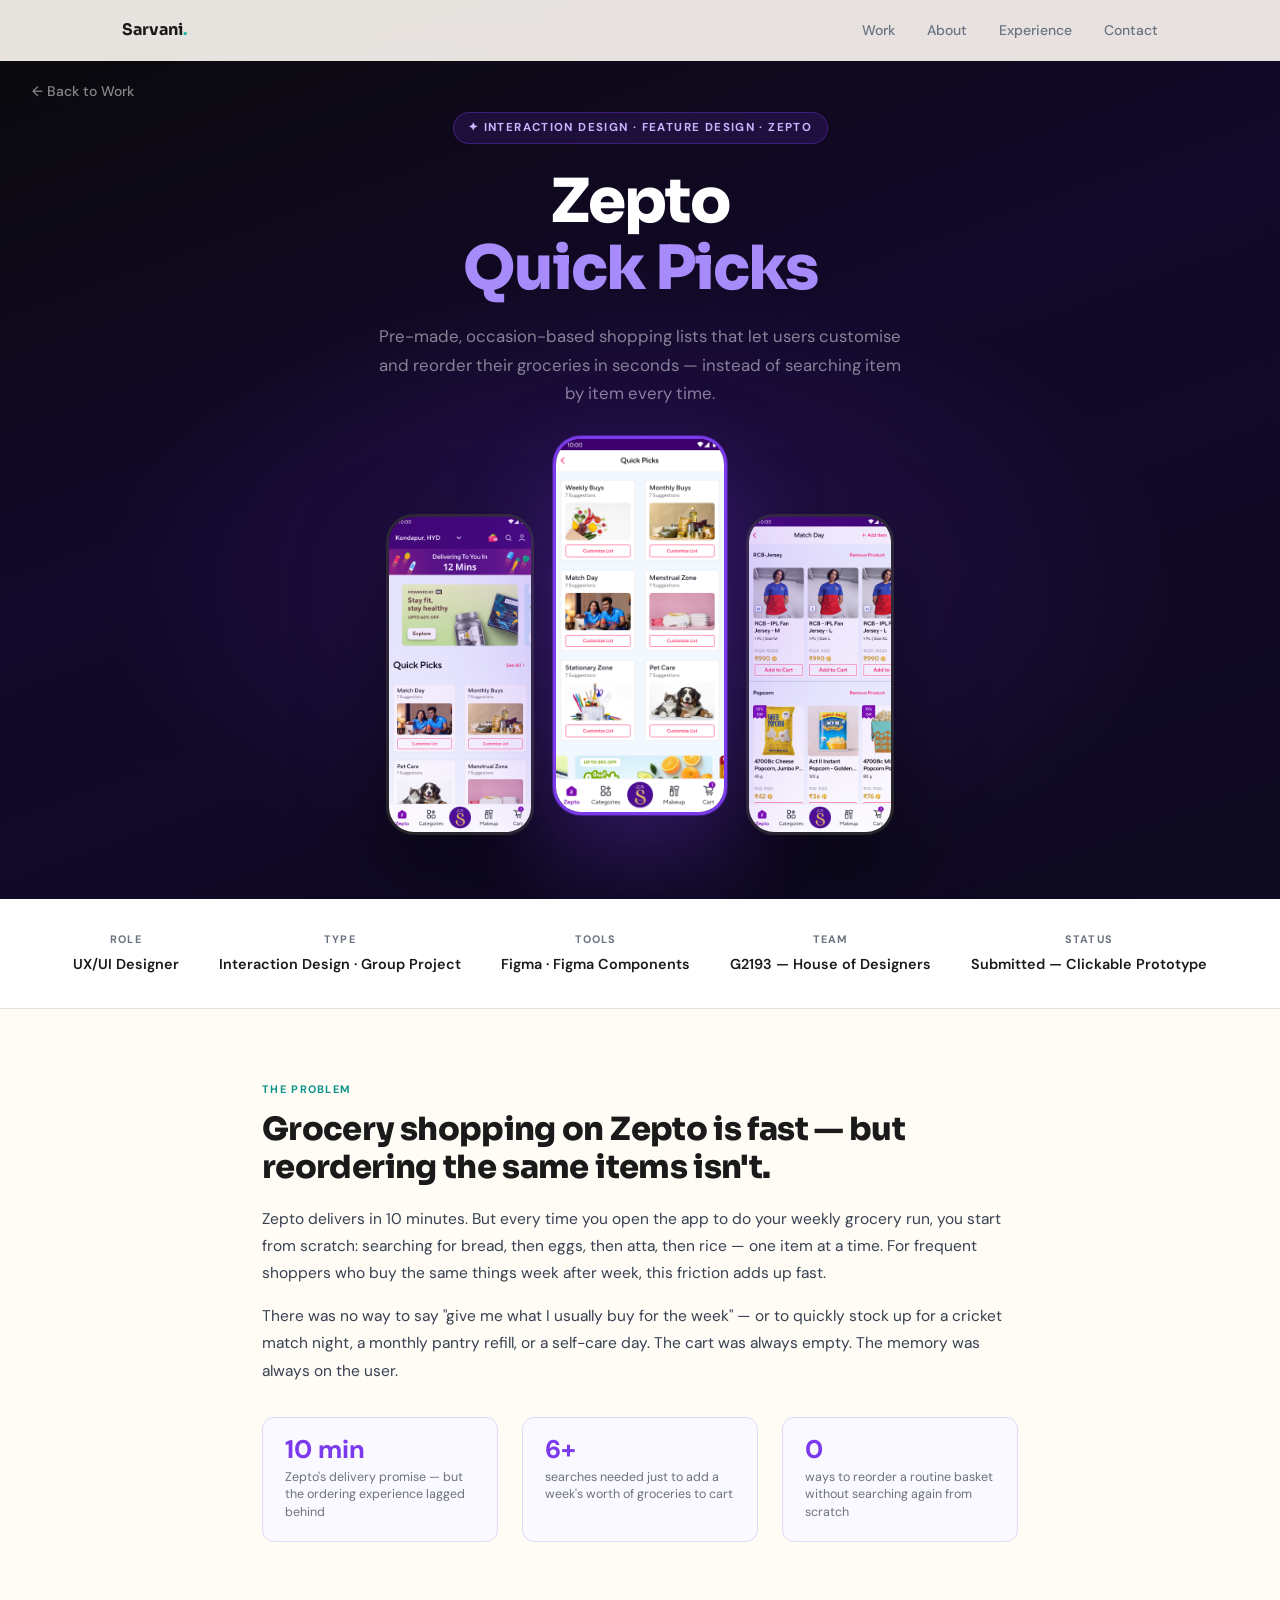
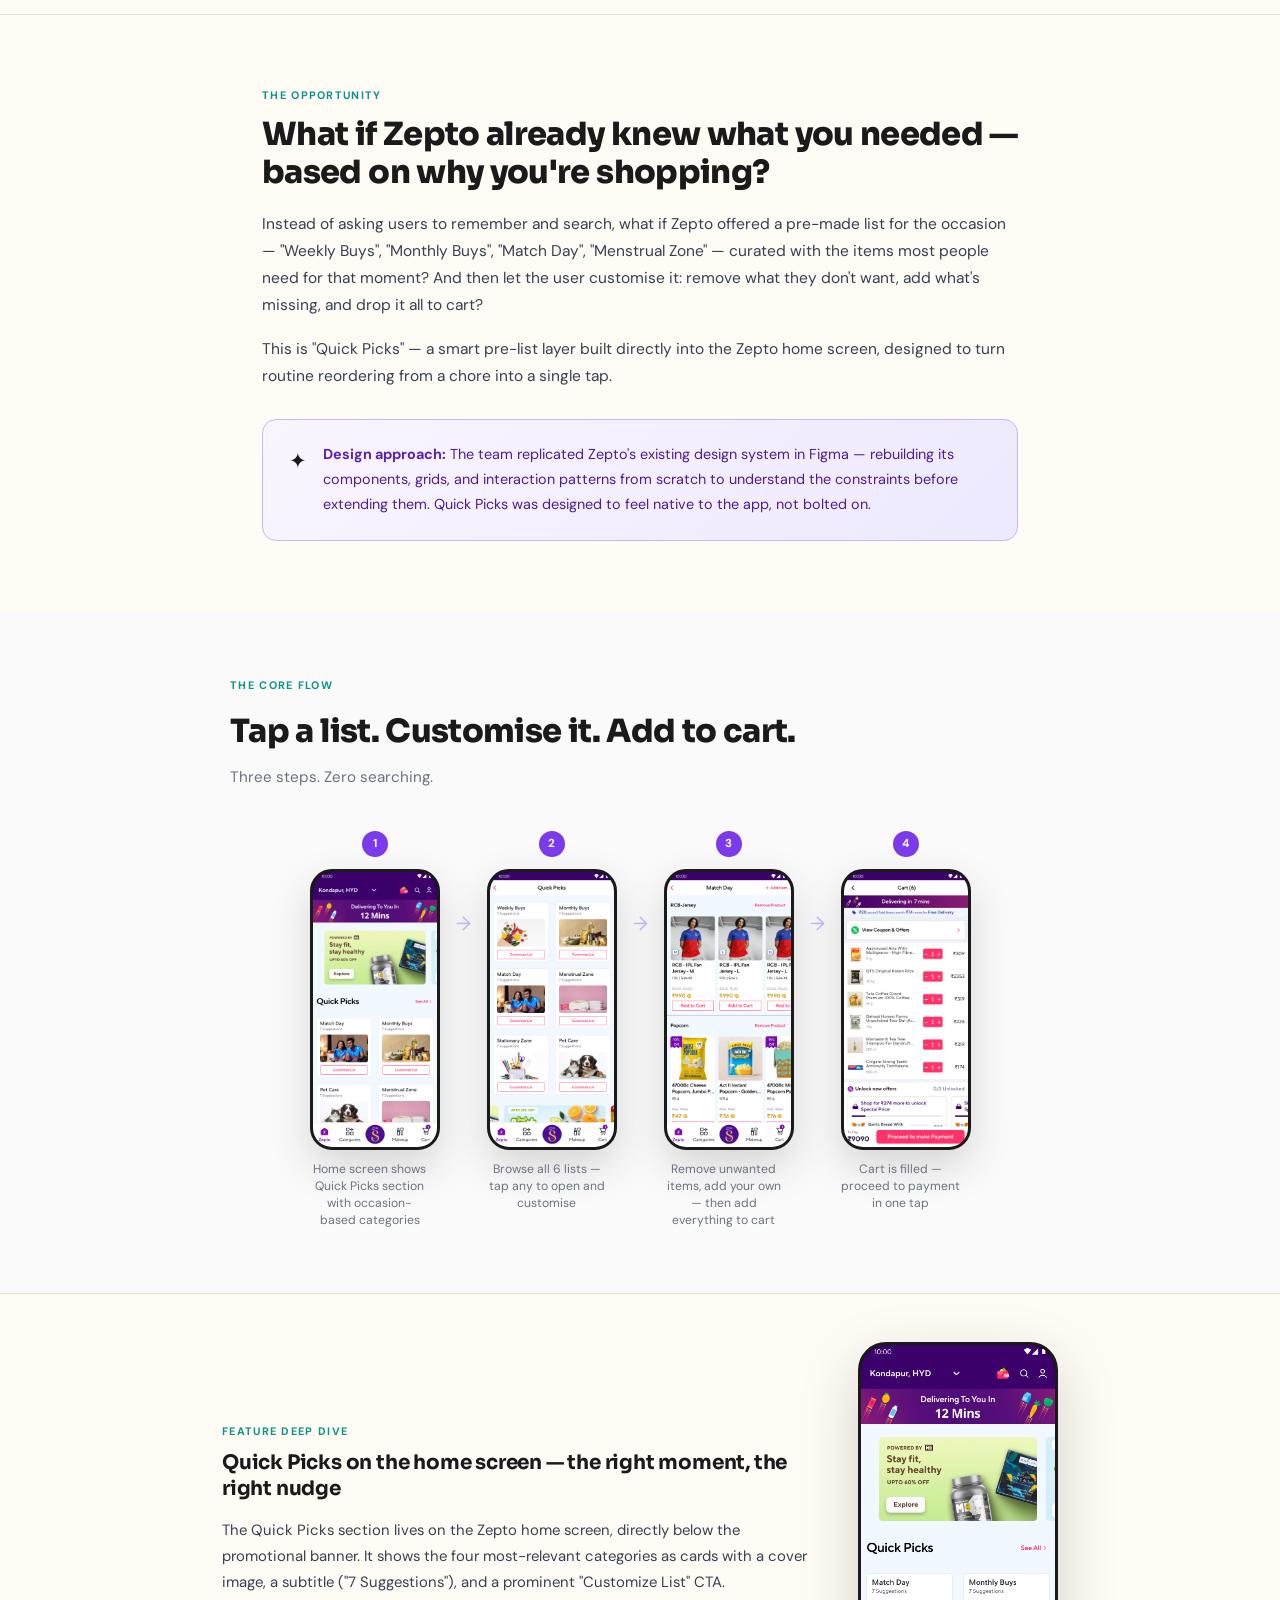
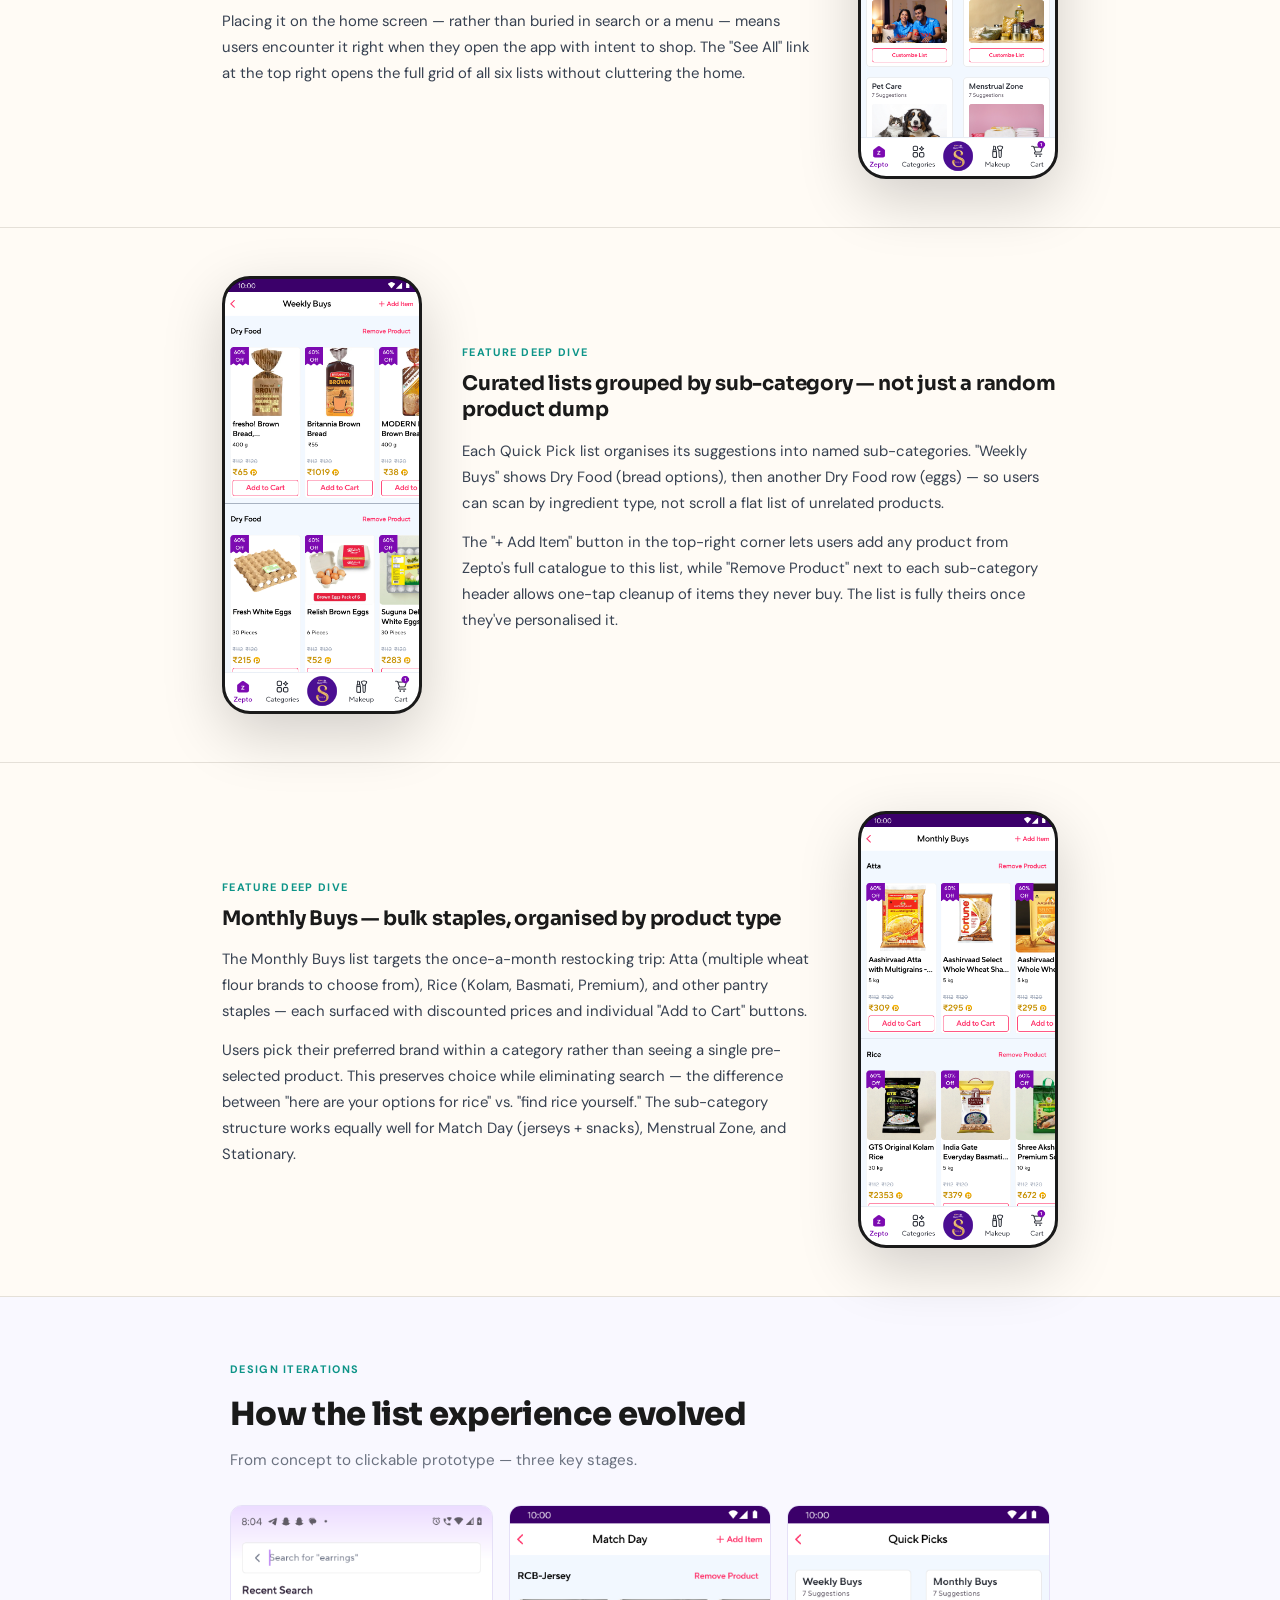
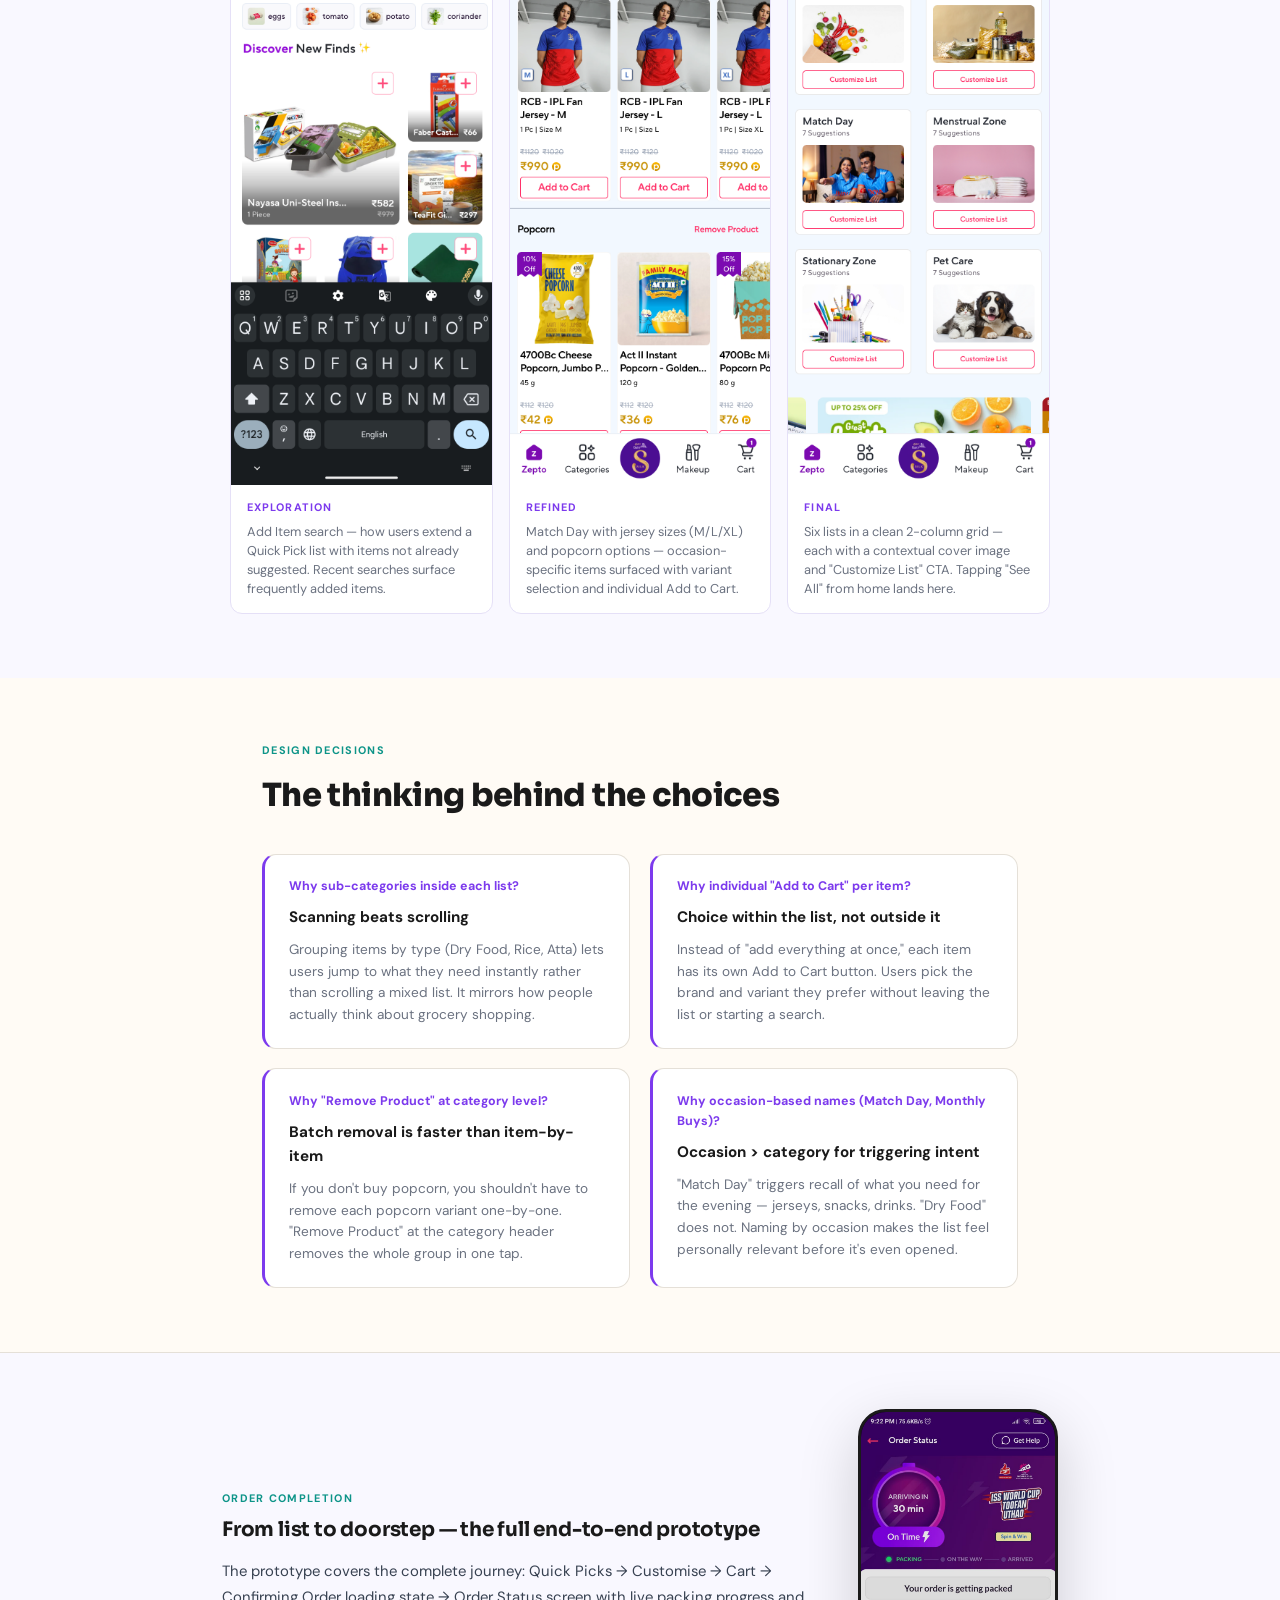
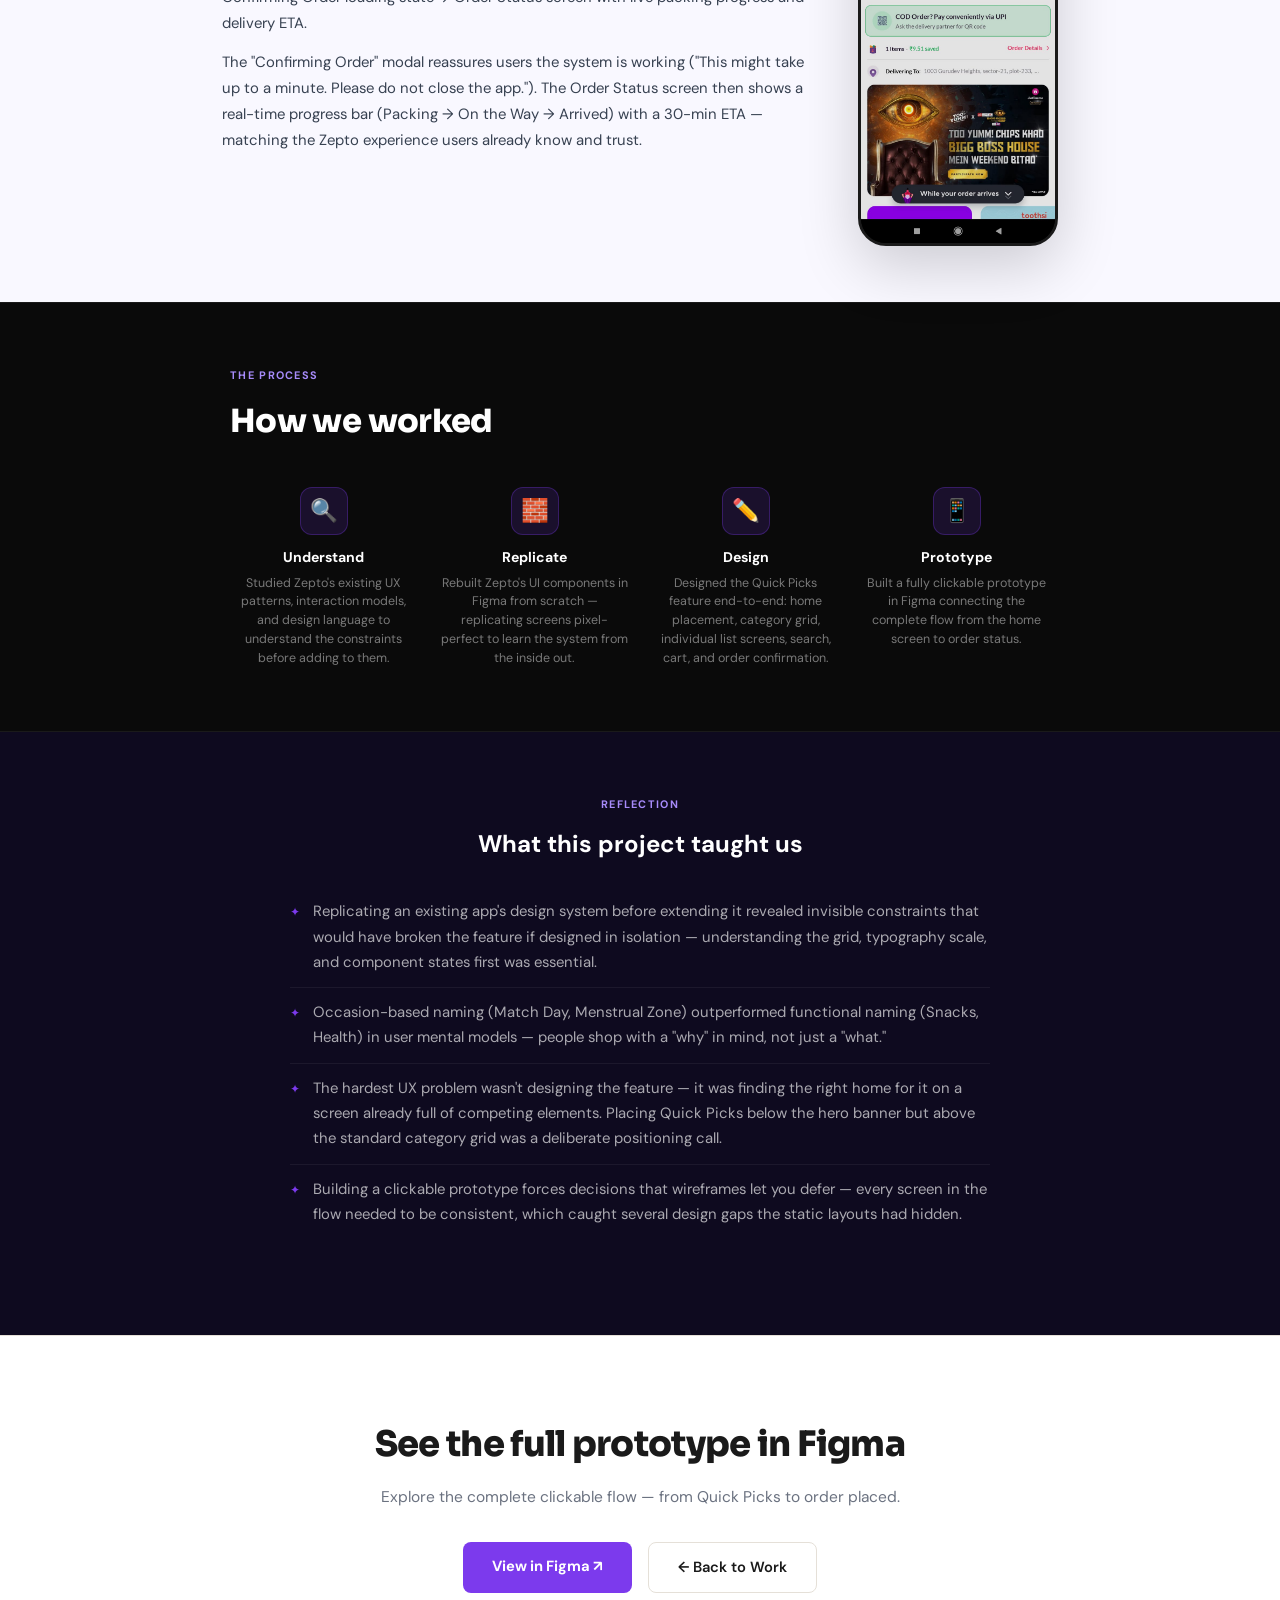
<file: zepto-case-study.html>
<!DOCTYPE html>
<html lang="en">
<head>
  <meta charset="UTF-8" />
  <meta name="viewport" content="width=device-width, initial-scale=1.0" />
  <title>Zepto Quick Picks — Case Study · Sarvani Vulavalapudi</title>
  <meta name="description" content="Case study: designing Quick Picks for Zepto — pre-made, occasion-based shopping lists that let users customise and reorder groceries in seconds instead of searching item by item." />
  <link rel="stylesheet" href="style.css" />
  <style>

    .cs-back {
      display: inline-flex; align-items: center; gap: 0.4rem;
      font-size: 0.875rem; font-weight: 500; color: rgba(255,255,255,0.5);
      text-decoration: none; transition: color 0.2s;
      position: absolute; top: 80px; left: 2rem; z-index: 10;
    }
    .cs-back:hover { color: #fff; }

    /* ── HERO ── */
    .cs-hero {
      min-height: 90vh;
      background: linear-gradient(160deg, #0a0a0a 0%, #12082a 45%, #0e0a1f 100%);
      display: flex; flex-direction: column;
      align-items: center; justify-content: center;
      padding: 7rem 2rem 4rem;
      text-align: center; position: relative; overflow: hidden;
    }
    .cs-hero::before {
      content: '';
      position: absolute; inset: 0;
      background: radial-gradient(ellipse 60% 50% at 50% 65%, rgba(124,58,237,0.2) 0%, transparent 70%);
      pointer-events: none;
    }
    .cs-hero-tag {
      display: inline-flex; align-items: center; gap: 0.5rem;
      background: rgba(124,58,237,0.15); border: 1px solid rgba(124,58,237,0.35);
      color: #c4b5fd; font-size: 0.72rem; font-weight: 700;
      letter-spacing: 0.12em; text-transform: uppercase;
      padding: 0.35rem 0.9rem; border-radius: 20px; margin-bottom: 1.6rem;
    }
    .cs-hero h1 {
      font-family: 'Sora', sans-serif;
      font-size: clamp(2rem, 5.5vw, 3.8rem);
      font-weight: 800; color: #fff; line-height: 1.1;
      letter-spacing: -0.03em; margin-bottom: 1.2rem; max-width: 780px;
    }
    .cs-hero h1 em { font-style: normal; color: #a78bfa; }
    .cs-hero-sub {
      font-size: clamp(0.92rem, 1.5vw, 1.05rem);
      color: rgba(255,255,255,0.5); max-width: 540px; line-height: 1.7; margin-bottom: 3rem;
    }

    /* ── HERO 3-PHONE ROW ── */
    .hero-phones {
      display: flex; align-items: flex-end; justify-content: center;
      gap: 1.2rem; flex-wrap: wrap;
    }
    .hero-phone {
      width: 148px; border-radius: 28px; border: 3.5px solid #252525;
      background: #111; overflow: hidden;
      box-shadow: 0 30px 80px rgba(0,0,0,0.6);
    }
    .hero-phone img { width: 100%; display: block; }
    .hero-phone.featured {
      width: 174px; border-color: #7c3aed;
      box-shadow: 0 0 0 1px rgba(124,58,237,0.4), 0 40px 100px rgba(124,58,237,0.25);
      transform: translateY(-20px);
    }

    /* ── META BAR ── */
    .cs-meta {
      background: #fff; border-bottom: 1px solid var(--border);
      padding: 2rem; display: flex; flex-wrap: wrap; gap: 2.5rem;
      justify-content: center;
    }
    .cs-meta-item { text-align: center; }
    .cs-meta-label {
      font-size: 0.68rem; font-weight: 700; letter-spacing: 0.1em;
      text-transform: uppercase; color: var(--text-muted); margin-bottom: 0.3rem;
    }
    .cs-meta-value { font-size: 0.9rem; font-weight: 600; color: var(--text); }

    /* ── SHARED SECTION STYLES ── */
    .cs-section {
      padding: 4.5rem 2rem;
      max-width: 820px; margin: 0 auto;
    }
    .cs-section-tag {
      font-size: 0.68rem; font-weight: 700; letter-spacing: 0.12em;
      text-transform: uppercase; color: var(--accent-dark);
      margin-bottom: 0.7rem; display: block;
    }
    .cs-section h2 {
      font-family: 'Sora', sans-serif;
      font-size: clamp(1.4rem, 3vw, 2rem);
      font-weight: 800; color: var(--text); line-height: 1.2;
      letter-spacing: -0.02em; margin-bottom: 1.2rem;
    }
    .cs-section p { color: #374151; line-height: 1.75; margin-bottom: 1rem; font-size: 0.97rem; }

    /* ── STATS ROW ── */
    .cs-stats { display: flex; gap: 1.5rem; flex-wrap: wrap; margin-top: 2rem; }
    .cs-stat {
      flex: 1; min-width: 140px;
      background: #faf9ff; border: 1px solid #e0d9f7;
      border-radius: 12px; padding: 1.2rem 1.4rem;
    }
    .cs-stat-num { font-size: 1.6rem; font-weight: 800; color: #7c3aed; line-height: 1; margin-bottom: 0.4rem; }
    .cs-stat-label { font-size: 0.78rem; color: #6b7280; line-height: 1.4; }

    /* ── AI CALLOUT ── */
    .cs-ai-callout {
      background: linear-gradient(135deg, #faf5ff 0%, #ede9fe 100%);
      border: 1px solid #c4b5fd; border-radius: 14px;
      padding: 1.4rem 1.6rem; margin-top: 1.8rem;
      display: flex; gap: 1rem; align-items: flex-start;
    }
    .cs-ai-callout-icon { font-size: 1.3rem; flex-shrink: 0; margin-top: 0.1rem; }
    .cs-ai-callout p { margin: 0; font-size: 0.9rem; color: #4c1d95; }
    .cs-ai-callout strong { color: #5b21b6; }

    /* ── DIVIDER ── */
    .cs-divider { border: none; border-top: 1px solid var(--border); margin: 0; }

    /* ── CORE FLOW ── */
    .cs-flow-wrap {
      padding: 4rem 2rem;
      background: #fafafa;
    }
    .cs-flow-inner { max-width: 820px; margin: 0 auto; }
    .cs-flow-inner .cs-section-tag { display: block; }
    .cs-flow-phones {
      display: flex; align-items: flex-start; gap: 1rem;
      flex-wrap: wrap; margin-top: 2.5rem;
      justify-content: center;
    }
    .cs-flow-step { text-align: center; }
    .cs-flow-num {
      display: inline-flex; align-items: center; justify-content: center;
      width: 26px; height: 26px; border-radius: 50%;
      background: #7c3aed; color: #fff;
      font-size: 0.72rem; font-weight: 700; margin-bottom: 0.7rem;
    }
    .cs-flow-phone {
      width: 130px; border-radius: 22px; border: 3px solid #1a1a1a;
      background: #000; overflow: hidden;
      box-shadow: 0 16px 40px rgba(0,0,0,0.15);
    }
    .cs-flow-phone img { width: 100%; display: block; }
    .cs-flow-caption {
      font-size: 0.76rem; color: #6b7280; margin-top: 0.7rem;
      max-width: 120px; line-height: 1.4; text-align: center;
    }
    .cs-flow-arrow {
      font-size: 1.2rem; color: #c4b5fd; margin-top: 80px; flex-shrink: 0;
    }

    /* ── FEATURE DEEP DIVE ── */
    .feature-section { border-top: 1px solid var(--border); }
    .feature-wrap {
      max-width: 900px; margin: 0 auto; padding: 3rem 2rem;
      display: grid; grid-template-columns: 1fr 200px;
      gap: 2.5rem; align-items: center;
    }
    .feature-wrap.reverse { grid-template-columns: 200px 1fr; }
    .feature-wrap.reverse .feature-phone { order: -1; }
    .feature-tag {
      font-size: 0.68rem; font-weight: 700; letter-spacing: 0.12em;
      text-transform: uppercase; color: var(--accent-dark);
      margin-bottom: 0.6rem; display: block;
    }
    .feature-wrap h3 {
      font-family: 'Sora', sans-serif; font-size: 1.25rem;
      font-weight: 700; color: var(--text); margin-bottom: 0.9rem;
      letter-spacing: -0.01em; line-height: 1.3;
    }
    .feature-wrap p { color: #374151; line-height: 1.75; font-size: 0.93rem; margin-bottom: 0.8rem; }
    .feature-phone {
      width: 200px; border-radius: 28px; border: 3.5px solid #1a1a1a;
      background: #000; overflow: hidden; margin: 0 auto;
      box-shadow: 0 20px 60px rgba(0,0,0,0.18);
    }
    .feature-phone img { width: 100%; display: block; }

    /* ── ITERATIONS ── */
    .cs-iter-wrap {
      background: #f9f8ff;
      border-top: 1px solid var(--border);
      padding: 4rem 2rem;
    }
    .iter-inner { max-width: 820px; margin: 0 auto; }
    .iter-grid {
      display: grid; grid-template-columns: repeat(3,1fr);
      gap: 1rem; margin-top: 2rem;
    }
    .iter-card {
      background: #fff; border: 1px solid #e5e0f7;
      border-radius: 12px; overflow: hidden;
    }
    .iter-card img { width: 100%; display: block; }
    .iter-card-body { padding: 0.9rem 1rem; }
    .iter-version {
      font-size: 0.68rem; font-weight: 700; letter-spacing: 0.1em;
      text-transform: uppercase; color: #7c3aed; margin-bottom: 0.3rem;
    }
    .iter-card-body p { font-size: 0.8rem; color: #6b7280; line-height: 1.5; margin: 0; }

    /* ── DESIGN DECISIONS ── */
    .cs-decisions {
      max-width: 820px; margin: 0 auto;
      padding: 4rem 2rem;
    }
    .decisions-grid { display: grid; grid-template-columns: 1fr 1fr; gap: 1.2rem; margin-top: 2rem; }
    .decision-card {
      background: #fff; border: 1px solid var(--border);
      border-radius: 14px; padding: 1.4rem 1.5rem;
      border-left: 3px solid #7c3aed;
    }
    .decision-q { font-size: 0.78rem; font-weight: 700; color: #7c3aed; margin-bottom: 0.5rem; }
    .decision-card h4 { font-size: 0.95rem; font-weight: 700; color: var(--text); margin-bottom: 0.6rem; }
    .decision-card p { font-size: 0.85rem; color: #6b7280; line-height: 1.6; margin: 0; }

    /* ── PROCESS ── */
    .cs-process-wrap {
      background: #0a0a0a; padding: 4rem 2rem;
      border-top: 1px solid #1a1a1a;
    }
    .cs-process-inner { max-width: 820px; margin: 0 auto; }
    .cs-process-inner .cs-section-tag { color: #a78bfa; }
    .cs-process-inner h2 { color: #fff; }
    .process-strip {
      display: grid; grid-template-columns: repeat(4,1fr);
      gap: 1.5rem; margin-top: 2.5rem;
    }
    .process-step { text-align: center; }
    .process-icon {
      width: 48px; height: 48px; border-radius: 12px;
      background: rgba(124,58,237,0.15); border: 1px solid rgba(124,58,237,0.3);
      display: flex; align-items: center; justify-content: center;
      font-size: 1.4rem; margin: 0 auto 0.7rem;
    }
    .process-step h4 { font-size: 0.88rem; font-weight: 700; color: #fff; margin-bottom: 0.3rem; }
    .process-step p { font-size: 0.78rem; color: rgba(255,255,255,0.45); line-height: 1.5; margin: 0; }

    /* ── REFLECTION ── */
    .cs-reflection {
      background: #0e0a1f; padding: 4rem 2rem;
      border-top: 1px solid #1a1a1a;
    }
    .cs-reflection-inner { max-width: 700px; margin: 0 auto; text-align: center; }
    .cs-reflection-inner .cs-section-tag { color: #a78bfa; }
    .cs-reflection-inner h2 { color: #fff; margin-bottom: 1.5rem; }
    .reflection-bullets { list-style: none; padding: 0; margin: 0 0 2rem; text-align: left; }
    .reflection-bullets li {
      display: flex; gap: 0.8rem; align-items: flex-start;
      color: rgba(255,255,255,0.65); font-size: 0.93rem; line-height: 1.7;
      padding: 0.75rem 0; border-bottom: 1px solid rgba(255,255,255,0.06);
    }
    .reflection-bullets li:last-child { border-bottom: none; }
    .reflection-bullets li::before {
      content: '✦'; color: #7c3aed; flex-shrink: 0; margin-top: 0.2rem; font-size: 0.75rem;
    }

    /* ── CTA ── */
    .cs-cta {
      padding: 5rem 2rem; text-align: center;
      background: #fff; border-top: 1px solid var(--border);
    }
    .cs-cta h2 {
      font-family: 'Sora', sans-serif; font-size: clamp(1.5rem, 3vw, 2.2rem);
      font-weight: 800; color: var(--text); margin-bottom: 0.8rem; letter-spacing: -0.02em;
    }
    .cs-cta p { color: var(--text-muted); margin-bottom: 2rem; font-size: 0.97rem; }
    .cs-cta-btns { display: flex; gap: 1rem; justify-content: center; flex-wrap: wrap; }
    .cs-btn-primary {
      background: #7c3aed; color: #fff; padding: 0.8rem 1.8rem;
      border-radius: 8px; text-decoration: none; font-weight: 700;
      font-size: 0.92rem; transition: background 0.2s;
    }
    .cs-btn-primary:hover { background: #6d28d9; }
    .cs-btn-secondary {
      background: transparent; color: var(--text);
      border: 1.5px solid var(--border); padding: 0.8rem 1.8rem;
      border-radius: 8px; text-decoration: none; font-weight: 600;
      font-size: 0.92rem; transition: border-color 0.2s, color 0.2s;
    }
    .cs-btn-secondary:hover { border-color: #7c3aed; color: #7c3aed; }

    @media (max-width: 640px) {
      .feature-wrap, .feature-wrap.reverse {
        grid-template-columns: 1fr; text-align: center;
      }
      .feature-wrap.reverse .feature-phone { order: 0; }
      .feature-phone { margin: 0 auto; }
      .decisions-grid { grid-template-columns: 1fr; }
      .process-strip { grid-template-columns: repeat(2,1fr); }
      .iter-grid { grid-template-columns: 1fr 1fr; }
      .hero-phone.featured { transform: none; }
    }
  </style>
</head>
<body>

  <!-- NAV -->
  <nav class="nav" style="position:fixed;top:0;left:0;right:0;z-index:100;">
    <div class="nav-inner">
      <a href="index.html" class="nav-logo">Sarvani<span>.</span></a>
      <ul class="nav-links">
        <li><a href="index.html#projects">Work</a></li>
        <li><a href="index.html#about">About</a></li>
        <li><a href="index.html#experience">Experience</a></li>
        <li><a href="index.html#contact">Contact</a></li>
      </ul>
    </div>
  </nav>

  <!-- HERO -->
  <section class="cs-hero">
    <a href="index.html#projects" class="cs-back">← Back to Work</a>

    <span class="cs-hero-tag">✦ INTERACTION DESIGN · FEATURE DESIGN · ZEPTO</span>
    <h1>Zepto<br><em>Quick Picks</em></h1>
    <p class="cs-hero-sub">Pre-made, occasion-based shopping lists that let users customise and reorder their groceries in seconds — instead of searching item by item every time.</p>

    <div class="hero-phones">
      <div class="hero-phone">
        <img src="assets/zepto-home.png" alt="Zepto home with Quick Picks section" />
      </div>
      <div class="hero-phone featured">
        <img src="assets/zepto-quickpicks-all.png" alt="Quick Picks category grid" />
      </div>
      <div class="hero-phone">
        <img src="assets/zepto-matchday.png" alt="Match Day quick picks list" />
      </div>
    </div>
  </section>

  <!-- META BAR -->
  <div class="cs-meta">
    <div class="cs-meta-item">
      <div class="cs-meta-label">Role</div>
      <div class="cs-meta-value">UX/UI Designer</div>
    </div>
    <div class="cs-meta-item">
      <div class="cs-meta-label">Type</div>
      <div class="cs-meta-value">Interaction Design · Group Project</div>
    </div>
    <div class="cs-meta-item">
      <div class="cs-meta-label">Tools</div>
      <div class="cs-meta-value">Figma · Figma Components</div>
    </div>
    <div class="cs-meta-item">
      <div class="cs-meta-label">Team</div>
      <div class="cs-meta-value">G2193 — House of Designers</div>
    </div>
    <div class="cs-meta-item">
      <div class="cs-meta-label">Status</div>
      <div class="cs-meta-value">Submitted — Clickable Prototype</div>
    </div>
  </div>

  <!-- PROBLEM -->
  <section class="cs-section">
    <span class="cs-section-tag">THE PROBLEM</span>
    <h2>Grocery shopping on Zepto is fast — but reordering the same items isn't.</h2>
    <p>Zepto delivers in 10 minutes. But every time you open the app to do your weekly grocery run, you start from scratch: searching for bread, then eggs, then atta, then rice — one item at a time. For frequent shoppers who buy the same things week after week, this friction adds up fast.</p>
    <p>There was no way to say "give me what I usually buy for the week" — or to quickly stock up for a cricket match night, a monthly pantry refill, or a self-care day. The cart was always empty. The memory was always on the user.</p>

    <div class="cs-stats">
      <div class="cs-stat">
        <div class="cs-stat-num">10 min</div>
        <div class="cs-stat-label">Zepto's delivery promise — but the ordering experience lagged behind</div>
      </div>
      <div class="cs-stat">
        <div class="cs-stat-num">6+</div>
        <div class="cs-stat-label">searches needed just to add a week's worth of groceries to cart</div>
      </div>
      <div class="cs-stat">
        <div class="cs-stat-num">0</div>
        <div class="cs-stat-label">ways to reorder a routine basket without searching again from scratch</div>
      </div>
    </div>
  </section>

  <hr class="cs-divider" />

  <!-- OPPORTUNITY -->
  <section class="cs-section">
    <span class="cs-section-tag">THE OPPORTUNITY</span>
    <h2>What if Zepto already knew what you needed — based on why you're shopping?</h2>
    <p>Instead of asking users to remember and search, what if Zepto offered a pre-made list for the occasion — "Weekly Buys", "Monthly Buys", "Match Day", "Menstrual Zone" — curated with the items most people need for that moment? And then let the user customise it: remove what they don't want, add what's missing, and drop it all to cart?</p>
    <p>This is "Quick Picks" — a smart pre-list layer built directly into the Zepto home screen, designed to turn routine reordering from a chore into a single tap.</p>

    <div class="cs-ai-callout">
      <span class="cs-ai-callout-icon">✦</span>
      <p><strong>Design approach:</strong> The team replicated Zepto's existing design system in Figma — rebuilding its components, grids, and interaction patterns from scratch to understand the constraints before extending them. Quick Picks was designed to feel native to the app, not bolted on.</p>
    </div>
  </section>

  <!-- CORE FLOW -->
  <div class="cs-flow-wrap">
    <div class="cs-flow-inner">
      <span class="cs-section-tag">THE CORE FLOW</span>
      <h2 style="font-family:'Sora',sans-serif;font-size:clamp(1.4rem,3vw,2rem);font-weight:800;color:var(--text);letter-spacing:-0.02em;margin-bottom:0.5rem;">Tap a list. Customise it. Add to cart.</h2>
      <p style="color:#6b7280;font-size:0.95rem;">Three steps. Zero searching.</p>

      <div class="cs-flow-phones">
        <div class="cs-flow-step">
          <div class="cs-flow-num">1</div>
          <div class="cs-flow-phone">
            <img src="assets/zepto-home.png" alt="Home — Quick Picks visible" />
          </div>
          <p class="cs-flow-caption">Home screen shows Quick Picks section with occasion-based categories</p>
        </div>

        <div class="cs-flow-arrow">→</div>

        <div class="cs-flow-step">
          <div class="cs-flow-num">2</div>
          <div class="cs-flow-phone">
            <img src="assets/zepto-quickpicks-all.png" alt="All Quick Picks categories" />
          </div>
          <p class="cs-flow-caption">Browse all 6 lists — tap any to open and customise</p>
        </div>

        <div class="cs-flow-arrow">→</div>

        <div class="cs-flow-step">
          <div class="cs-flow-num">3</div>
          <div class="cs-flow-phone">
            <img src="assets/zepto-matchday.png" alt="Match Day list — customise and add to cart" />
          </div>
          <p class="cs-flow-caption">Remove unwanted items, add your own — then add everything to cart</p>
        </div>

        <div class="cs-flow-arrow">→</div>

        <div class="cs-flow-step">
          <div class="cs-flow-num">4</div>
          <div class="cs-flow-phone">
            <img src="assets/zepto-cart.png" alt="Cart filled from Quick Picks" />
          </div>
          <p class="cs-flow-caption">Cart is filled — proceed to payment in one tap</p>
        </div>
      </div>
    </div>
  </div>

  <!-- FEATURE DEEP DIVE 1 -->
  <div class="feature-section">
    <div class="feature-wrap">
      <div class="feature-text">
        <span class="feature-tag">FEATURE DEEP DIVE</span>
        <h3>Quick Picks on the home screen — the right moment, the right nudge</h3>
        <p>The Quick Picks section lives on the Zepto home screen, directly below the promotional banner. It shows the four most-relevant categories as cards with a cover image, a subtitle ("7 Suggestions"), and a prominent "Customize List" CTA.</p>
        <p>Placing it on the home screen — rather than buried in search or a menu — means users encounter it right when they open the app with intent to shop. The "See All" link at the top right opens the full grid of all six lists without cluttering the home.</p>
      </div>
      <div class="feature-phone">
        <img src="assets/zepto-home.png" alt="Quick Picks on Zepto home screen" />
      </div>
    </div>
  </div>

  <!-- FEATURE DEEP DIVE 2 -->
  <div class="feature-section">
    <div class="feature-wrap reverse">
      <div class="feature-phone">
        <img src="assets/zepto-weeklybuys.png" alt="Weekly Buys quick picks list" />
      </div>
      <div class="feature-text">
        <span class="feature-tag">FEATURE DEEP DIVE</span>
        <h3>Curated lists grouped by sub-category — not just a random product dump</h3>
        <p>Each Quick Pick list organises its suggestions into named sub-categories. "Weekly Buys" shows Dry Food (bread options), then another Dry Food row (eggs) — so users can scan by ingredient type, not scroll a flat list of unrelated products.</p>
        <p>The "+ Add Item" button in the top-right corner lets users add any product from Zepto's full catalogue to this list, while "Remove Product" next to each sub-category header allows one-tap cleanup of items they never buy. The list is fully theirs once they've personalised it.</p>
      </div>
    </div>
  </div>

  <!-- FEATURE DEEP DIVE 3 -->
  <div class="feature-section">
    <div class="feature-wrap">
      <div class="feature-text">
        <span class="feature-tag">FEATURE DEEP DIVE</span>
        <h3>Monthly Buys — bulk staples, organised by product type</h3>
        <p>The Monthly Buys list targets the once-a-month restocking trip: Atta (multiple wheat flour brands to choose from), Rice (Kolam, Basmati, Premium), and other pantry staples — each surfaced with discounted prices and individual "Add to Cart" buttons.</p>
        <p>Users pick their preferred brand within a category rather than seeing a single pre-selected product. This preserves choice while eliminating search — the difference between "here are your options for rice" vs. "find rice yourself." The sub-category structure works equally well for Match Day (jerseys + snacks), Menstrual Zone, and Stationary.</p>
      </div>
      <div class="feature-phone">
        <img src="assets/zepto-monthlybuys.png" alt="Monthly Buys list with atta and rice" />
      </div>
    </div>
  </div>

  <!-- ITERATIONS -->
  <div class="cs-iter-wrap">
    <div class="iter-inner">
      <span class="cs-section-tag">DESIGN ITERATIONS</span>
      <h2 style="font-family:'Sora',sans-serif;font-size:clamp(1.4rem,3vw,2rem);font-weight:800;color:var(--text);letter-spacing:-0.02em;margin-bottom:0.5rem;">How the list experience evolved</h2>
      <p style="color:#6b7280;font-size:0.95rem;margin-bottom:0;">From concept to clickable prototype — three key stages.</p>

      <div class="iter-grid">
        <div class="iter-card">
          <img src="assets/zepto-search.png" alt="Add Item search screen" />
          <div class="iter-card-body">
            <div class="iter-version">EXPLORATION</div>
            <p>Add Item search — how users extend a Quick Pick list with items not already suggested. Recent searches surface frequently added items.</p>
          </div>
        </div>
        <div class="iter-card">
          <img src="assets/zepto-matchday.png" alt="Match Day list — refined view" />
          <div class="iter-card-body">
            <div class="iter-version">REFINED</div>
            <p>Match Day with jersey sizes (M/L/XL) and popcorn options — occasion-specific items surfaced with variant selection and individual Add to Cart.</p>
          </div>
        </div>
        <div class="iter-card">
          <img src="assets/zepto-quickpicks-all.png" alt="Full Quick Picks grid" />
          <div class="iter-card-body">
            <div class="iter-version">FINAL</div>
            <p>Six lists in a clean 2-column grid — each with a contextual cover image and "Customize List" CTA. Tapping "See All" from home lands here.</p>
          </div>
        </div>
      </div>
    </div>
  </div>

  <!-- DESIGN DECISIONS -->
  <section class="cs-decisions">
    <span class="cs-section-tag">DESIGN DECISIONS</span>
    <h2 style="font-family:'Sora',sans-serif;font-size:clamp(1.4rem,3vw,2rem);font-weight:800;color:var(--text);letter-spacing:-0.02em;margin-bottom:0.5rem;">The thinking behind the choices</h2>

    <div class="decisions-grid">
      <div class="decision-card">
        <div class="decision-q">Why sub-categories inside each list?</div>
        <h4>Scanning beats scrolling</h4>
        <p>Grouping items by type (Dry Food, Rice, Atta) lets users jump to what they need instantly rather than scrolling a mixed list. It mirrors how people actually think about grocery shopping.</p>
      </div>
      <div class="decision-card">
        <div class="decision-q">Why individual "Add to Cart" per item?</div>
        <h4>Choice within the list, not outside it</h4>
        <p>Instead of "add everything at once," each item has its own Add to Cart button. Users pick the brand and variant they prefer without leaving the list or starting a search.</p>
      </div>
      <div class="decision-card">
        <div class="decision-q">Why "Remove Product" at category level?</div>
        <h4>Batch removal is faster than item-by-item</h4>
        <p>If you don't buy popcorn, you shouldn't have to remove each popcorn variant one-by-one. "Remove Product" at the category header removes the whole group in one tap.</p>
      </div>
      <div class="decision-card">
        <div class="decision-q">Why occasion-based names (Match Day, Monthly Buys)?</div>
        <h4>Occasion > category for triggering intent</h4>
        <p>"Match Day" triggers recall of what you need for the evening — jerseys, snacks, drinks. "Dry Food" does not. Naming by occasion makes the list feel personally relevant before it's even opened.</p>
      </div>
    </div>
  </section>

  <!-- END-TO-END FLOW -->
  <div class="feature-section" style="background:#f9f8ff;">
    <div class="feature-wrap" style="padding-top:3.5rem;padding-bottom:3.5rem;">
      <div class="feature-text">
        <span class="feature-tag">ORDER COMPLETION</span>
        <h3>From list to doorstep — the full end-to-end prototype</h3>
        <p>The prototype covers the complete journey: Quick Picks → Customise → Cart → Confirming Order loading state → Order Status screen with live packing progress and delivery ETA.</p>
        <p>The "Confirming Order" modal reassures users the system is working ("This might take up to a minute. Please do not close the app."). The Order Status screen then shows a real-time progress bar (Packing → On the Way → Arrived) with a 30-min ETA — matching the Zepto experience users already know and trust.</p>
      </div>
      <div class="feature-phone">
        <img src="assets/zepto-orderstatus.png" alt="Order status screen" />
      </div>
    </div>
  </div>

  <!-- PROCESS -->
  <div class="cs-process-wrap">
    <div class="cs-process-inner">
      <span class="cs-section-tag">THE PROCESS</span>
      <h2 style="font-family:'Sora',sans-serif;font-size:clamp(1.4rem,3vw,2rem);font-weight:800;color:#fff;letter-spacing:-0.02em;margin-bottom:0.5rem;">How we worked</h2>

      <div class="process-strip">
        <div class="process-step">
          <div class="process-icon">🔍</div>
          <h4>Understand</h4>
          <p>Studied Zepto's existing UX patterns, interaction models, and design language to understand the constraints before adding to them.</p>
        </div>
        <div class="process-step">
          <div class="process-icon">🧱</div>
          <h4>Replicate</h4>
          <p>Rebuilt Zepto's UI components in Figma from scratch — replicating screens pixel-perfect to learn the system from the inside out.</p>
        </div>
        <div class="process-step">
          <div class="process-icon">✏️</div>
          <h4>Design</h4>
          <p>Designed the Quick Picks feature end-to-end: home placement, category grid, individual list screens, search, cart, and order confirmation.</p>
        </div>
        <div class="process-step">
          <div class="process-icon">📱</div>
          <h4>Prototype</h4>
          <p>Built a fully clickable prototype in Figma connecting the complete flow from the home screen to order status.</p>
        </div>
      </div>
    </div>
  </div>

  <!-- REFLECTION -->
  <div class="cs-reflection">
    <div class="cs-reflection-inner">
      <span class="cs-section-tag">REFLECTION</span>
      <h2>What this project taught us</h2>
      <ul class="reflection-bullets">
        <li>Replicating an existing app's design system before extending it revealed invisible constraints that would have broken the feature if designed in isolation — understanding the grid, typography scale, and component states first was essential.</li>
        <li>Occasion-based naming (Match Day, Menstrual Zone) outperformed functional naming (Snacks, Health) in user mental models — people shop with a "why" in mind, not just a "what."</li>
        <li>The hardest UX problem wasn't designing the feature — it was finding the right home for it on a screen already full of competing elements. Placing Quick Picks below the hero banner but above the standard category grid was a deliberate positioning call.</li>
        <li>Building a clickable prototype forces decisions that wireframes let you defer — every screen in the flow needed to be consistent, which caught several design gaps the static layouts had hidden.</li>
      </ul>
    </div>
  </div>

  <!-- CTA -->
  <div class="cs-cta">
    <h2>See the full prototype in Figma</h2>
    <p>Explore the complete clickable flow — from Quick Picks to order placed.</p>
    <div class="cs-cta-btns">
      <a class="cs-btn-primary" href="https://www.figma.com/design/OeQ3JrCJoOeCUQtuhF0Qwe/g2193_Designing-an-Interaction-in-Zepto" target="_blank" rel="noopener">View in Figma ↗</a>
      <a class="cs-btn-secondary" href="index.html#projects">← Back to Work</a>
    </div>
  </div>

  <script src="script.js"></script>
</body>
</html>
</file>
<file: style.css>
@import url('https://fonts.googleapis.com/css2?family=Sora:wght@400;500;600;700;800&family=DM+Sans:wght@400;500;600&display=swap');

:root {
  --bg: #FFFBF5;
  --surface: #FFFFFF;
  --accent: #14B8A6;
  --accent-dark: #0D9488;
  --accent-light: rgba(20,184,166,0.12);
  --text: #1A1A1A;
  --text-muted: #6B7280;
  --border: #E5E0D8;
  --shadow: 0 2px 16px rgba(0,0,0,0.06);
  --shadow-hover: 0 10px 36px rgba(20,184,166,0.14);
  --radius: 14px;
  --max: 1100px;
}

*, *::before, *::after { box-sizing: border-box; margin: 0; padding: 0; }
html { scroll-behavior: smooth; }
body { font-family: 'DM Sans', sans-serif; background: var(--bg); color: var(--text); line-height: 1.6; }

/* ── NAV ── */
nav {
  position: fixed; top: 0; left: 0; right: 0; z-index: 100;
  background: rgba(255,251,245,0.9);
  backdrop-filter: blur(14px);
  border-bottom: 1px solid var(--border);
}
.nav-inner {
  max-width: var(--max); margin: 0 auto; padding: 0 2rem;
  height: 60px; display: flex; align-items: center; justify-content: space-between;
}
.nav-logo { font-family: 'Sora', sans-serif; font-weight: 700; font-size: 1rem; color: var(--text); text-decoration: none; letter-spacing: -0.02em; }
.nav-logo span { color: var(--accent); }
.nav-links { display: flex; gap: 2rem; list-style: none; }
.nav-links a { font-size: 0.875rem; font-weight: 500; color: var(--text-muted); text-decoration: none; transition: color 0.2s; }
.nav-links a:hover, .nav-links a.active { color: var(--accent); }

/* ── SECTIONS ── */
section { padding: 5rem 2rem; }
.container { max-width: var(--max); margin: 0 auto; }
.section-label { font-family: 'Sora', sans-serif; font-size: 0.72rem; font-weight: 700; letter-spacing: 0.14em; text-transform: uppercase; color: var(--accent); margin-bottom: 0.6rem; }
.section-title { font-family: 'Sora', sans-serif; font-size: clamp(1.5rem, 2.8vw, 2.1rem); font-weight: 700; color: var(--text); margin-bottom: 0.35rem; letter-spacing: -0.025em; }

/* ── HERO ── */
#hero { min-height: 100vh; display: flex; align-items: center; padding-top: 80px; }
.hero-inner {
  display: grid; grid-template-columns: 1fr auto; gap: 3rem; align-items: center;
  max-width: var(--max); margin: 0 auto; padding: 0 2rem;
}
.hero-tag {
  display: inline-flex; align-items: center; gap: 0.5rem;
  background: var(--accent-light); color: var(--accent-dark);
  font-size: 0.75rem; font-weight: 600; letter-spacing: 0.06em;
  padding: 0.32rem 0.8rem; border-radius: 100px; margin-bottom: 1.25rem;
}
.hero-tag::before { content: '●'; font-size: 0.45rem; animation: pulse 2s infinite; }
@keyframes pulse { 0%,100%{opacity:1} 50%{opacity:0.4} }
h1.hero-name { font-family: 'Sora', sans-serif; font-size: clamp(2.8rem, 6vw, 4.5rem); font-weight: 800; line-height: 1.05; letter-spacing: -0.04em; color: var(--text); margin-bottom: 0.5rem; }
h1.hero-name span { color: var(--accent); }
.hero-title { font-size: 0.95rem; font-weight: 500; color: var(--text-muted); margin-bottom: 1.4rem; }
.hero-tagline { font-size: clamp(1rem, 1.8vw, 1.15rem); line-height: 1.6; color: var(--text); max-width: 520px; margin-bottom: 2rem; }
.hero-tagline strong { color: var(--accent-dark); font-weight: 600; }
.hero-ctas { display: flex; gap: 0.85rem; flex-wrap: wrap; margin-bottom: 2rem; }

/* ── PROOF BAR ── */
.proof-bar { display: flex; align-items: center; gap: 1rem; flex-wrap: wrap; padding-top: 1.2rem; border-top: 1px solid var(--border); }
.proof-label { font-size: 0.7rem; font-weight: 600; letter-spacing: 0.09em; text-transform: uppercase; color: var(--text-muted); white-space: nowrap; }
.proof-logos { display: flex; align-items: center; gap: 0.9rem; flex-wrap: wrap; }
.proof-logo { height: 22px; width: auto; object-fit: contain; filter: grayscale(1); opacity: 0.55; transition: opacity 0.2s, filter 0.2s; }
.proof-logo:hover { filter: grayscale(0); opacity: 1; }
.proof-logo-icon { height: 18px; }
.proof-text-badge { font-size: 0.72rem; font-weight: 600; padding: 0.22rem 0.65rem; border-radius: 20px; background: #f3f4f6; color: var(--text-muted); border: 1px solid var(--border); }
.proof-badge-ai { background: rgba(168,85,247,0.08); color: #7c3aed; border-color: rgba(168,85,247,0.25); }
.btn { display: inline-flex; align-items: center; gap: 0.4rem; font-family: 'DM Sans', sans-serif; font-size: 0.88rem; font-weight: 600; padding: 0.65rem 1.3rem; border-radius: 8px; text-decoration: none; transition: all 0.2s; border: none; cursor: pointer; }
.btn-primary { background: var(--accent); color: #fff; }
.btn-primary:hover { background: var(--accent-dark); transform: translateY(-2px); box-shadow: 0 6px 20px rgba(20,184,166,0.35); }
.btn-outline { background: transparent; color: var(--text); border: 1.5px solid var(--border); }
.btn-outline:hover { border-color: var(--accent); color: var(--accent); transform: translateY(-2px); }
.btn-outline-light { background: transparent; color: rgba(255,255,255,0.8); border: 1.5px solid rgba(255,255,255,0.2); }
.btn-outline-light:hover { color: #fff; border-color: var(--accent); transform: translateY(-2px); }
.hero-photo-wrap { width: 210px; height: 250px; border-radius: 16px; overflow: hidden; border: 3px solid var(--accent-light); flex-shrink: 0; background: var(--accent-light); display: flex; align-items: center; justify-content: center; }
.hero-photo-wrap img { width: 100%; height: 100%; object-fit: cover; }
.hero-photo-placeholder { font-size: 4rem; opacity: 0.3; }

/* ── PROJECTS ── */
#projects { background: var(--surface); border-top: 1px solid var(--border); }
.projects-grid { display: grid; grid-template-columns: repeat(2, 1fr); gap: 1.75rem; margin-top: 2.5rem; }

.project-card { background: var(--surface); border: 1.5px solid var(--border); border-radius: var(--radius); overflow: hidden; transition: all 0.22s ease; }
.project-card:hover { border-color: var(--accent); transform: translateY(-5px); box-shadow: var(--shadow-hover); }

/* Card visual / gradient backgrounds */
.card-visual {
  width: 100%; aspect-ratio: 16/9;
  display: flex; align-items: center; justify-content: center;
  position: relative; overflow: hidden;
  border-bottom: 1px solid var(--border);
}
.blue-grad   { background: linear-gradient(135deg, #E0F2FE 0%, #BAE6FD 100%); }
.purple-grad { background: linear-gradient(135deg, #F3E8FF 0%, #E9D5FF 100%); }
.green-grad  { background: linear-gradient(135deg, #D1FAE5 0%, #A7F3D0 100%); }
.dark-grad   { background: linear-gradient(135deg, #0f172a 0%, #1e1b4b 100%); }
.pink-grad   { background: linear-gradient(135deg, #FFF1F2 0%, #FFE4E6 100%); }
.indigo-grad { background: linear-gradient(135deg, #EEF2FF 0%, #E0E7FF 100%); }
.ig-grad     { background: linear-gradient(135deg, #F0F4FF 0%, #E8D5FF 100%); }
.zepto-grad  { background: linear-gradient(135deg, #F5F0FF 0%, #DDD6FE 100%); }
.terracotta-grad { background: linear-gradient(135deg, #FDECD8 0%, #F3D2B0 100%); }
.slate-grad  { background: linear-gradient(135deg, #E2E8F0 0%, #CBD5E1 100%); }

/* ── WORK FILTER + SORT CONTROLS ── */
.work-controls { display: flex; justify-content: space-between; align-items: center; flex-wrap: wrap; gap: 1rem; margin-top: 1.75rem; }
.filter-pills { display: flex; gap: 0.5rem; flex-wrap: wrap; }
.filter-pill {
  font-family: 'DM Sans', sans-serif; font-size: 0.8rem; font-weight: 600;
  padding: 0.5rem 1.1rem; border-radius: 99px; border: 1.5px solid var(--border);
  background: var(--surface); color: var(--text-muted); cursor: pointer; transition: all 0.2s;
}
.filter-pill:hover { border-color: var(--accent); color: var(--text); }
.filter-pill.active { background: var(--text); color: #fff; border-color: var(--text); }
.sort-pills { display: flex; gap: 0.5rem; flex-wrap: wrap; }
.sort-pill {
  font-family: 'DM Sans', sans-serif; font-size: 0.8rem; font-weight: 600;
  padding: 0.5rem 1.1rem; border-radius: 99px; border: 1.5px solid var(--border);
  background: var(--surface); color: var(--text-muted); cursor: pointer; transition: all 0.2s;
}
.sort-pill:hover { border-color: var(--accent); color: var(--text); }
.sort-pill.active { color: var(--accent-dark); border-color: var(--accent); background: var(--accent-light); }
.project-card[hidden] { display: none; }
@media (max-width: 640px) {
  .work-controls { flex-direction: column; align-items: flex-start; }
}

/* CSS phone device frame */
.mock-phone {
  width: 130px; height: 266px;
  border-radius: 22px;
  border: 5px solid #1C1C1E;
  background: #000;
  overflow: hidden;
  position: relative;
  box-shadow: 0 18px 48px rgba(0,0,0,0.28), 0 4px 10px rgba(0,0,0,0.12), inset 0 0 0 1px rgba(255,255,255,0.06);
  flex-shrink: 0;
}
.mock-notch {
  position: absolute; top: 0; left: 50%; transform: translateX(-50%);
  width: 46px; height: 14px;
  background: #1C1C1E; border-radius: 0 0 10px 10px; z-index: 2;
}
.mock-screen { width: 100%; height: 100%; object-fit: cover; object-position: top; display: block; }
.mock-home {
  position: absolute; bottom: 5px; left: 50%; transform: translateX(-50%);
  width: 46px; height: 3px;
  background: rgba(255,255,255,0.35); border-radius: 3px; z-index: 2;
}

/* Floating mockup (for Redesign — already has device frame in image) */
.floating-mockup {
  height: 88%; width: auto; max-width: 90%;
  object-fit: contain;
  filter: drop-shadow(0 16px 32px rgba(0,0,0,0.45));
}

/* Browser-style frame (Airbnb, Zepto) */
.mock-browser {
  width: 86%; border-radius: 8px;
  border: 2px solid rgba(0,0,0,0.15);
  background: #fff; overflow: hidden;
  box-shadow: 0 12px 32px rgba(0,0,0,0.18);
}
.mock-browser-bar {
  background: #F0F0F0; height: 22px; border-bottom: 1px solid #DDD;
  display: flex; align-items: center; padding: 0 8px; gap: 4px;
}
.mock-dot { width: 7px; height: 7px; border-radius: 50%; flex-shrink: 0; }
.mock-browser-screen { width: 100%; display: block; max-height: 340px; object-fit: cover; object-position: top; }

/* Three-up browser thumbnails — the merged "real-business website concepts" card */
.mock-trio { display: flex; gap: 0.6rem; width: 88%; align-items: center; justify-content: center; }
.mock-trio-item { flex: 1; min-width: 0; border-radius: 8px; overflow: hidden; border: 2px solid rgba(0,0,0,0.15); background: #fff; box-shadow: 0 10px 24px rgba(0,0,0,0.2); }
.mock-trio-item .mock-browser-bar { height: 14px; padding: 0 5px; gap: 3px; }
.mock-trio-item .mock-dot { width: 4px; height: 4px; }
.mock-trio-item img { width: 100%; height: 150px; object-fit: cover; object-position: top; display: block; }

/* ── MOTION (plan §7): only where it helps, and always optional ── */
@keyframes fade-up { from { opacity: 0; transform: translateY(12px); } to { opacity: 1; transform: none; } }
#hero .hero-text > * { animation: fade-up 0.6s ease both; }
#hero .hero-text > *:nth-child(2) { animation-delay: 0.06s; }
#hero .hero-text > *:nth-child(3) { animation-delay: 0.12s; }
#hero .hero-text > *:nth-child(4) { animation-delay: 0.18s; }
#hero .hero-text > *:nth-child(5) { animation-delay: 0.24s; }
#hero .hero-text > *:nth-child(6) { animation-delay: 0.3s; }
#hero .hero-photo-wrap { animation: fade-up 0.7s ease 0.15s both; }
.mock-phone, .mock-browser, .mock-trio { transition: transform 0.3s ease; }
.project-card:hover .mock-phone, .project-card:hover .mock-browser, .project-card:hover .mock-trio { transform: translateY(-4px) scale(1.02); }
@media (prefers-reduced-motion: reduce) {
  html { scroll-behavior: auto; }
  *, *::before, *::after { animation: none !important; transition: none !important; }
}

/* Project card body */
.project-body { padding: 1.4rem; }
.project-badges { display: flex; gap: 0.45rem; flex-wrap: wrap; margin-bottom: 0.8rem; }
.badge { font-size: 0.68rem; font-weight: 600; padding: 0.18rem 0.55rem; border-radius: 100px; letter-spacing: 0.02em; }
.badge-solo   { background: #DCFCE7; color: #166534; }
.badge-group  { background: #FEF9C3; color: #854D0E; }
.badge-ai     { background: rgba(139,92,246,0.1); color: #7C3AED; }
.badge-vibe   { background: rgba(184,90,40,0.12); color: #B85A28; }
.badge-tag    { background: var(--accent-light); color: var(--accent-dark); }
.project-card h3 { font-family: 'Sora', sans-serif; font-size: 1rem; font-weight: 700; letter-spacing: -0.01em; color: var(--text); margin-bottom: 0.4rem; }
.card-problem { font-size: 0.82rem; font-weight: 600; color: var(--accent-dark); font-style: italic; margin-bottom: 0.55rem !important; }
.project-card p { font-size: 0.84rem; color: var(--text-muted); line-height: 1.55; margin-bottom: 1.1rem; }
.project-links { display: flex; align-items: center; gap: 1.2rem; flex-wrap: wrap; }
.project-link { display: inline-flex; align-items: center; gap: 0.3rem; font-size: 0.83rem; font-weight: 600; color: var(--accent); text-decoration: none; transition: gap 0.2s; }
.project-link:hover { gap: 0.55rem; color: var(--accent-dark); }
.project-link-secondary { font-size: 0.83rem; font-weight: 500; color: var(--text-muted); text-decoration: none; transition: color 0.2s; }
.project-link-secondary:hover { color: var(--accent); }

/* ── ABOUT ── */
#about { background: var(--bg); }
.about-sub { color: var(--text-muted); max-width: 560px; font-size: 0.95rem; margin-bottom: 2.5rem; }

/* Compact timeline strip */
.timeline-strip {
  display: grid; grid-template-columns: 1fr auto 1fr auto 1fr;
  gap: 0; align-items: start;
  background: var(--surface);
  border: 1.5px solid var(--border);
  border-radius: var(--radius);
  padding: 2rem;
  margin-bottom: 2.5rem;
}
.ts-item { display: flex; flex-direction: column; gap: 0.4rem; }
.ts-icon { font-size: 1.6rem; margin-bottom: 0.3rem; }
.ts-label { font-size: 0.65rem; font-weight: 700; letter-spacing: 0.12em; text-transform: uppercase; color: var(--accent); }
.ts-title { font-family: 'Sora', sans-serif; font-size: 0.9rem; font-weight: 700; color: var(--text); }
.ts-desc { font-size: 0.78rem; color: var(--text-muted); line-height: 1.5; }
.ts-connector { font-size: 1.4rem; color: var(--border); align-self: center; padding: 0 1.5rem; padding-top: 1rem; }

/* Skills */
.skills-grid { display: grid; grid-template-columns: repeat(auto-fit, minmax(200px, 1fr)); gap: 1.5rem; }
.skill-group h4 { font-family: 'Sora', sans-serif; font-size: 0.72rem; font-weight: 700; letter-spacing: 0.1em; text-transform: uppercase; color: var(--text-muted); margin-bottom: 0.7rem; }
.chips { display: flex; flex-wrap: wrap; gap: 0.45rem; }
.chip { font-size: 0.76rem; font-weight: 500; padding: 0.28rem 0.7rem; border-radius: 100px; background: var(--accent-light); color: var(--accent-dark); border: 1px solid rgba(20,184,166,0.2); }
.chip.tech { background: rgba(26,26,26,0.05); color: var(--text); border-color: var(--border); }
.chip.ai { background: rgba(139,92,246,0.08); color: #7C3AED; border-color: rgba(139,92,246,0.2); }

/* ── EXPERIENCE & EDUCATION ── */
#experience { background: var(--surface); border-top: 1px solid var(--border); }
#education { background: var(--bg); border-top: 1px solid var(--border); padding-top: 3rem; padding-bottom: 3rem; }
.exp-header { display: flex; align-items: flex-end; justify-content: space-between; gap: 1rem; margin-bottom: 2rem; }
.exp-section-label { font-size: 0.72rem; font-weight: 700; letter-spacing: 0.1em; text-transform: uppercase; color: var(--text-muted); margin-bottom: 0.5rem; }

/* Skills at a glance */
.skills-glance { display: flex; flex-direction: column; gap: 1rem; background: var(--bg); border: 1px solid var(--border); border-radius: var(--radius); padding: 1.4rem 1.6rem; margin-bottom: 2rem; }
.skills-group { display: flex; align-items: flex-start; gap: 1rem; }
.skills-group-label { font-size: 0.72rem; font-weight: 700; letter-spacing: 0.08em; text-transform: uppercase; color: var(--text-muted); white-space: nowrap; min-width: 120px; padding-top: 0.25rem; }
.skills-chips { display: flex; flex-wrap: wrap; gap: 0.4rem; }
.chip { font-size: 0.78rem; font-weight: 500; padding: 0.28rem 0.7rem; border-radius: 20px; background: rgba(20,184,166,0.08); color: var(--accent-dark); border: 1px solid rgba(20,184,166,0.2); }
.chip-ai { background: rgba(168,85,247,0.08); color: #7c3aed; border-color: rgba(168,85,247,0.25); }
.chip-tech { background: rgba(245,158,11,0.08); color: #b45309; border-color: rgba(245,158,11,0.25); }

/* Experience table — fixed columns so all rows align perfectly */
.exp-table { border-top: 1px solid var(--border); margin-top: 0.5rem; }
.exp-row { display: grid; grid-template-columns: 1fr 180px 148px; align-items: center; gap: 0; padding: 0.8rem 0; border-bottom: 1px solid var(--border); }
.exp-row:last-child { border-bottom: none; }
.exp-role { font-family: 'Sora', sans-serif; font-size: 0.88rem; font-weight: 700; color: var(--text); }
.exp-company { font-size: 0.84rem; color: var(--accent-dark); font-weight: 600; }
.exp-date { font-size: 0.76rem; color: var(--text-muted); text-align: right; white-space: nowrap; }

/* Education cards */
.edu-grid { display: grid; grid-template-columns: repeat(2,1fr); gap: 1.2rem; }
.edu-card { background: var(--surface); border: 1.5px solid var(--border); border-radius: var(--radius); padding: 1.4rem; transition: border-color 0.2s; }
.edu-card:hover { border-color: var(--accent); }
.edu-card h4 { font-family: 'Sora', sans-serif; font-size: 0.92rem; font-weight: 700; color: var(--text); margin-bottom: 0.3rem; letter-spacing: -0.01em; }
.edu-card .edu-school { font-size: 0.83rem; color: var(--accent-dark); font-weight: 600; margin-bottom: 0.25rem; }
.edu-card .edu-year { font-size: 0.78rem; color: var(--text-muted); }

.btn-outline { display: inline-block; padding: 0.5rem 1.1rem; border: 1.5px solid var(--accent); color: var(--accent); border-radius: 6px; font-size: 0.82rem; font-weight: 600; text-decoration: none; transition: background 0.2s, color 0.2s; white-space: nowrap; }
.btn-outline:hover { background: var(--accent); color: #fff; }

/* ── CONTACT ── */
#contact { background: #111827; color: #fff; text-align: center; padding: 4.5rem 2rem; }
#contact .section-label { color: var(--accent); }
#contact .section-title { color: #fff; margin-bottom: 0.7rem; }
#contact p { color: rgba(255,255,255,0.55); max-width: 420px; margin: 0 auto 2rem; font-size: 0.92rem; }
.contact-links { display: flex; gap: 0.85rem; justify-content: center; flex-wrap: wrap; margin-bottom: 3rem; }
.footer-note { font-size: 0.75rem; color: rgba(255,255,255,0.25); border-top: 1px solid rgba(255,255,255,0.07); padding-top: 2rem; }

/* ── RESPONSIVE ── */
@media (max-width: 900px) {
  .timeline-strip { grid-template-columns: 1fr; }
  .ts-connector { display: none; }
  .ts-item { border-bottom: 1px solid var(--border); padding-bottom: 1.25rem; margin-bottom: 1.25rem; }
  .ts-item:last-child { border-bottom: none; margin-bottom: 0; padding-bottom: 0; }
}
@media (max-width: 768px) {
  .hero-inner { grid-template-columns: 1fr; }
  .hero-photo-wrap { width: 130px; height: 155px; margin: 0 auto; }
  .projects-grid { grid-template-columns: 1fr; }
  .exp-row { grid-template-columns: 1fr auto; }
  .exp-company { display: none; }
  .edu-grid { grid-template-columns: 1fr; }
  .skills-group { flex-direction: column; gap: 0.4rem; }
  .skills-group-label { min-width: unset; }
  .nav-links { display: none; }
  section { padding: 3.5rem 1.25rem; }
}
@media (max-width: 480px) {
  h1.hero-name { font-size: 2.4rem; }
  .hero-ctas { flex-direction: column; }
  .btn { justify-content: center; }
  .mock-phone { width: 110px; height: 224px; }
}
</file>
